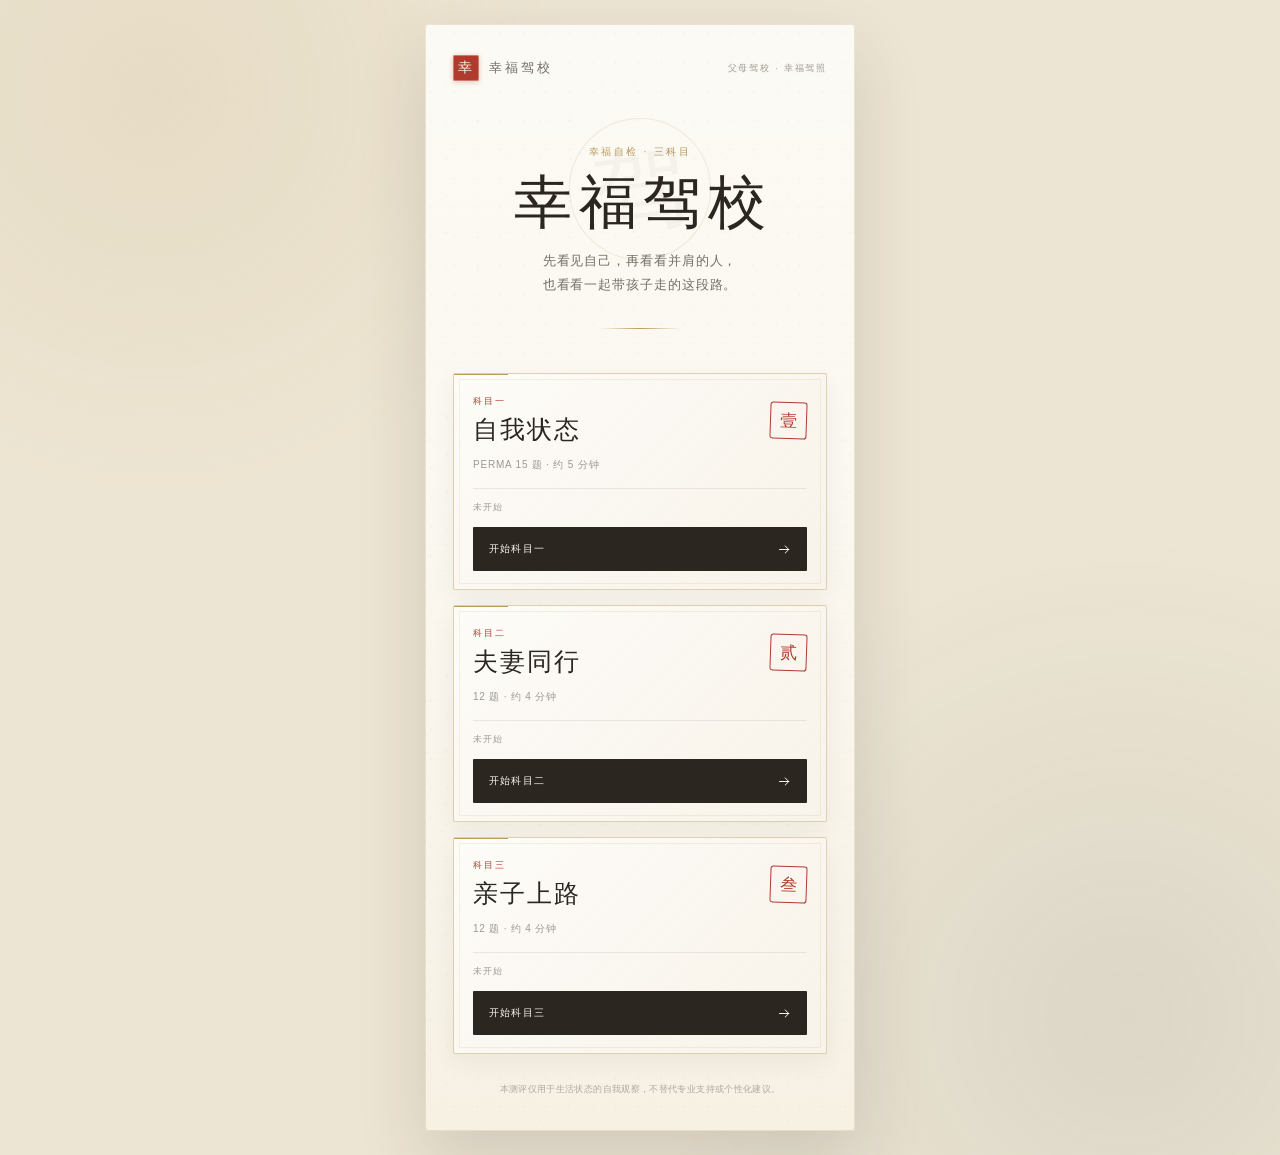
<file: index.html>
<!doctype html>
<html lang="zh-CN">
  <head>
    <meta charset="utf-8">
    <meta http-equiv="refresh" content="0; url=./variants/paper/">
    <title>幸福自检</title>
  </head>
  <body>
    <p><a href="./variants/paper/">进入幸福自检</a></p>
  </body>
</html>
</file>
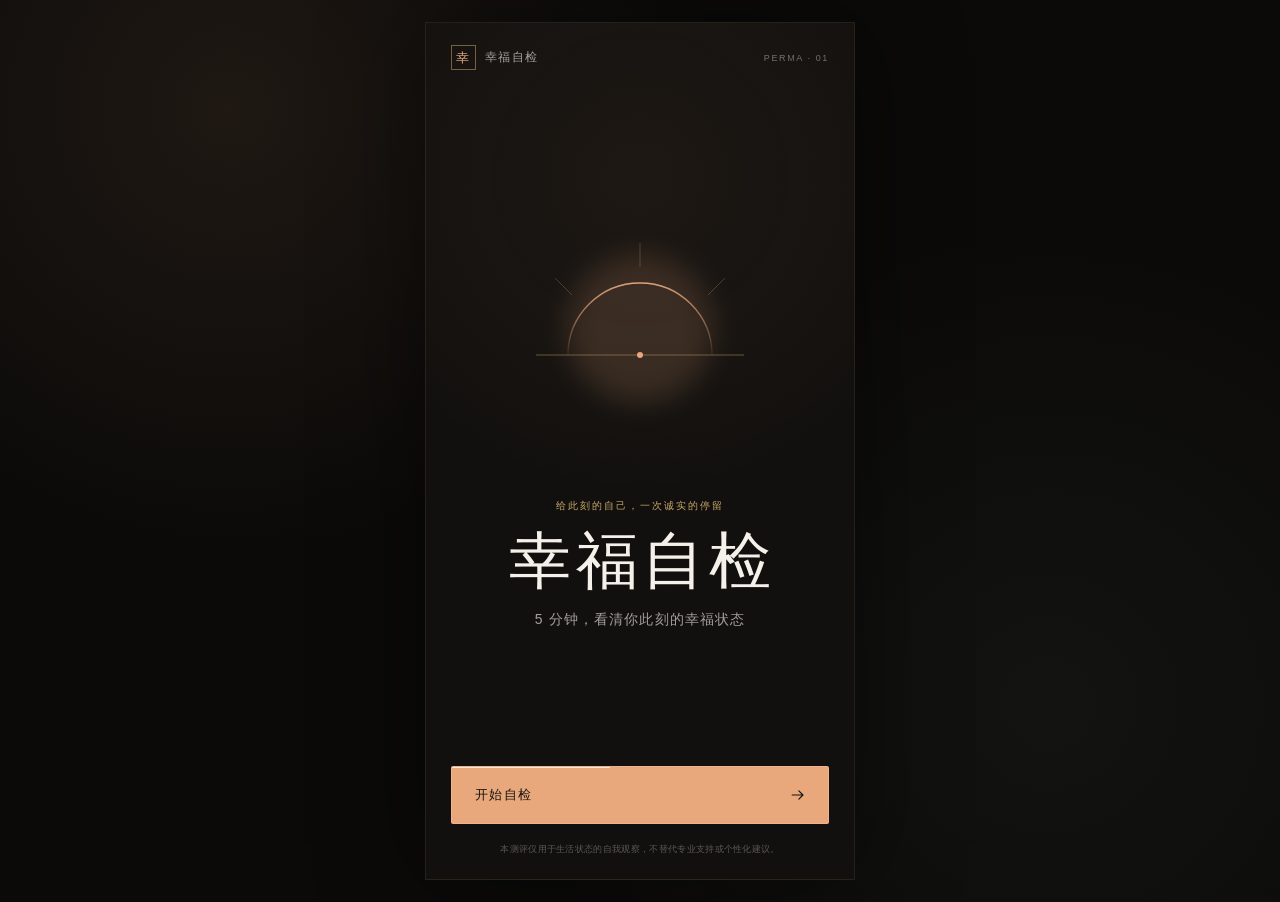
<file: demo/index.html>
<!doctype html>
<html lang="zh-CN">
  <head>
    <meta charset="utf-8">
    <meta name="viewport" content="width=device-width, initial-scale=1, viewport-fit=cover">
    <meta name="theme-color" content="#12100E">
    <meta name="color-scheme" content="dark">
    <meta name="description" content="用五分钟，看见此刻生活里的五个幸福维度。">
    <title>幸福自检</title>
    <link rel="stylesheet" href="./style.css">
    <script src="./app.js" defer></script>
  </head>
  <body data-screen="home">
    <div class="ambient ambient--sun" aria-hidden="true"></div>
    <div class="ambient ambient--mist" aria-hidden="true"></div>

    <main class="app-shell" id="app">
      <section class="screen screen--home is-active" data-screen="home" aria-labelledby="home-title">
        <header class="home-header">
          <a class="brand-lockup" href="#" aria-label="幸福自检首页" data-action="home">
            <span class="brand-seal" aria-hidden="true">幸</span>
            <span>幸福自检</span>
          </a>
          <span class="edition">PERMA · 01</span>
        </header>

        <div class="home-core">
          <div class="sun-window" aria-hidden="true">
            <svg viewBox="0 0 300 240" role="presentation">
              <defs>
                <linearGradient id="sunGlow" x1="0" y1="0" x2="0" y2="1">
                  <stop offset="0" stop-color="#E8A87C" stop-opacity="0.95"></stop>
                  <stop offset="1" stop-color="#E8A87C" stop-opacity="0.08"></stop>
                </linearGradient>
                <filter id="softGlow" x="-50%" y="-50%" width="200%" height="200%">
                  <feGaussianBlur stdDeviation="14"></feGaussianBlur>
                </filter>
              </defs>
              <circle class="sun-window__halo" cx="150" cy="116" r="74" fill="#E8A87C" opacity="0.16" filter="url(#softGlow)"></circle>
              <path class="sun-window__arc" d="M78 142a72 72 0 0 1 144 0" fill="none" stroke="url(#sunGlow)" stroke-width="1.4"></path>
              <path d="M46 142H254" fill="none" stroke="#C9A96A" stroke-opacity="0.58" stroke-width="0.8"></path>
              <circle cx="150" cy="142" r="3" fill="#E8A87C"></circle>
              <path d="M150 54V30M218 82l17-17M82 82 65 65" fill="none" stroke="#C9A96A" stroke-opacity="0.34" stroke-width="0.8"></path>
            </svg>
          </div>

          <div class="home-copy">
            <p class="eyebrow">给此刻的自己，一次诚实的停留</p>
            <h1 id="home-title" tabindex="-1">幸福自检</h1>
            <p class="home-value">5 分钟，看清你此刻的幸福状态</p>
          </div>
        </div>

        <div class="home-bottom">
          <p class="resume-note" id="resumeNote" hidden></p>
          <button class="primary-button" id="startButton" type="button">
            <span id="startButtonLabel">开始自检</span>
            <svg viewBox="0 0 24 24" aria-hidden="true">
              <path d="M5 12h13m-5-5 5 5-5 5"></path>
            </svg>
          </button>
          <button class="text-button" id="restartButton" type="button" hidden>重新开始</button>
          <p class="disclaimer">本测评仅用于生活状态的自我观察，不替代专业支持或个性化建议。</p>
        </div>
      </section>

      <section class="screen screen--quiz" data-screen="quiz" aria-labelledby="questionText" hidden>
        <header class="quiz-header">
          <button class="icon-button" id="quizBackButton" type="button" aria-label="返回上一题">
            <svg viewBox="0 0 24 24" aria-hidden="true">
              <path d="m15 18-6-6 6-6"></path>
            </svg>
          </button>
          <div class="quiz-count" aria-label="测评进度">
            <span id="questionNumber">01</span>
            <span class="quiz-count__total">/ 15</span>
          </div>
        </header>

        <div class="progress-line" aria-hidden="true">
          <span id="quizProgress"></span>
        </div>

        <div class="question-stage" id="questionStage">
          <div class="question-copy">
            <p class="eyebrow" id="questionDimension">P · 积极情绪</p>
            <h2 id="questionText" tabindex="-1">最近一周，有没有哪个瞬间让你真心笑出来？</h2>
          </div>

          <div class="scale-block">
            <div class="scale-options" id="scaleOptions" role="group" aria-labelledby="questionText"></div>
            <div class="scale-ends" aria-hidden="true">
              <span>完全没有</span>
              <span>非常频繁</span>
            </div>
            <p class="scale-hint" id="scaleHint" aria-live="polite">选择后自动进入下一题</p>
          </div>
        </div>
      </section>

      <section class="screen screen--scroll" data-screen="result" aria-labelledby="result-title" hidden>
        <header class="screen-nav">
          <button class="nav-wordmark" type="button" data-action="home" aria-label="回到首页">
            <span class="brand-seal" aria-hidden="true">幸</span>
            <span>幸福自检</span>
          </button>
          <span class="screen-nav__meta">你的报告</span>
        </header>

        <div class="result-hero">
          <p class="eyebrow">此刻的幸福指数</p>
          <div class="score-lockup" aria-label="幸福指数">
            <output id="totalScore">0</output>
            <span>/ 100</span>
          </div>
          <h1 id="result-title" tabindex="-1">先看见此刻，不急着得出结论。</h1>
          <p id="resultSummary">五个维度里，有几处最近出现得更少。先不用急着做什么，看看它们在哪里。</p>
        </div>

        <figure class="radar-figure" aria-labelledby="radar-caption">
          <div class="radar-aura" aria-hidden="true"></div>
          <svg id="radarChart" viewBox="0 0 320 320" role="img" aria-label="五维幸福状态雷达图"></svg>
          <figcaption id="radar-caption">越靠近外圈，代表这一维度最近出现得越频繁</figcaption>
        </figure>

        <section class="dimension-section" aria-labelledby="dimension-title">
          <div class="section-heading">
            <p class="eyebrow">五个方向</p>
            <h2 id="dimension-title">哪里稳住了，<br>哪里还需要照看</h2>
          </div>
          <div class="dimension-list" id="dimensionInsights"></div>
        </section>

        <div class="result-actions">
          <button class="primary-button" id="viewPlanButton" type="button">
            <span>查看 7 天微训练</span>
            <svg viewBox="0 0 24 24" aria-hidden="true">
              <path d="M5 12h13m-5-5 5 5-5 5"></path>
            </svg>
          </button>
          <button class="text-button" id="retakeButton" type="button">重新自检</button>
        </div>
      </section>

      <section class="screen screen--scroll screen--plan" data-screen="plan" aria-labelledby="plan-title" hidden>
        <header class="screen-nav">
          <button class="icon-button" id="planBackButton" type="button" aria-label="返回报告">
            <svg viewBox="0 0 24 24" aria-hidden="true">
              <path d="m15 18-6-6 6-6"></path>
            </svg>
          </button>
          <span class="screen-nav__meta">为你推荐</span>
        </header>

        <div class="plan-hero">
          <p class="eyebrow" id="planKicker">重新看见</p>
          <h1 id="plan-title" tabindex="-1"><span id="planName">心态</span><br>7 天微训练</h1>
          <p id="planDescription">七天里，每天拿出不超过五分钟，把注意力放回真正重要的地方。</p>
          <div class="plan-rule">
            <span>7 DAYS</span>
            <span>每天 ≤ 5 分钟</span>
          </div>
        </div>

        <div class="timeline" id="trainingTimeline" aria-label="七天训练计划"></div>

        <p class="plan-footnote">不用补课，也不用追赶。哪一天想起来，就从那一天继续。</p>
      </section>

      <section class="screen screen--breathe" data-screen="breathe" aria-labelledby="breathe-title" hidden>
        <header class="breathe-header">
          <span>DAY 01 · 呼吸内观</span>
          <button class="icon-button icon-button--light" id="closeBreatheButton" type="button" aria-label="退出练习">
            <svg viewBox="0 0 24 24" aria-hidden="true">
              <path d="M6 6l12 12M18 6 6 18"></path>
            </svg>
          </button>
        </header>

        <div class="breathe-copy">
          <p class="eyebrow">把这一分钟还给自己</p>
          <h1 id="breathe-title" tabindex="-1">肩膀松一点，<br>不必把呼吸做对。</h1>
        </div>

        <div class="breath-orbit" id="breathOrbit" aria-live="polite">
          <span class="breath-orbit__ring breath-orbit__ring--outer" aria-hidden="true"></span>
          <span class="breath-orbit__ring breath-orbit__ring--inner" aria-hidden="true"></span>
          <span class="breath-orbit__core" aria-hidden="true"></span>
          <strong id="breathPhase">准备</strong>
        </div>

        <div class="breath-controls">
          <time id="breathCountdown" datetime="PT1M">01:00</time>
          <p id="breathPattern">吸气 4 秒 · 屏息 2 秒 · 呼气 6 秒</p>
          <button class="primary-button primary-button--quiet" id="startBreathButton" type="button">
            <span>开始 60 秒</span>
            <svg viewBox="0 0 24 24" aria-hidden="true">
              <path d="m9 7 7 5-7 5Z"></path>
            </svg>
          </button>
        </div>
      </section>

      <section class="screen screen--complete" data-screen="complete" aria-labelledby="complete-title" hidden>
        <div class="complete-mark" aria-hidden="true">
          <svg viewBox="0 0 180 180">
            <circle cx="90" cy="90" r="64"></circle>
            <path d="M42 104c14-20 30-30 48-30s34 10 48 30"></path>
            <path d="M90 48v18"></path>
          </svg>
        </div>
        <div class="complete-copy">
          <p class="eyebrow">DAY 01 · 已记下</p>
          <h1 id="complete-title" tabindex="-1">今天的练习完成了。</h1>
          <p>明天见。</p>
        </div>
        <div class="complete-bottom">
          <p>不必一次走很远。<br>能回来这一分钟，就已经很好。</p>
          <button class="line-button" id="backToPlanButton" type="button">回到七天计划</button>
        </div>
      </section>

      <noscript>
        <p class="noscript">请启用浏览器脚本后再开始自检。</p>
      </noscript>
    </main>
  </body>
</html>
</file>
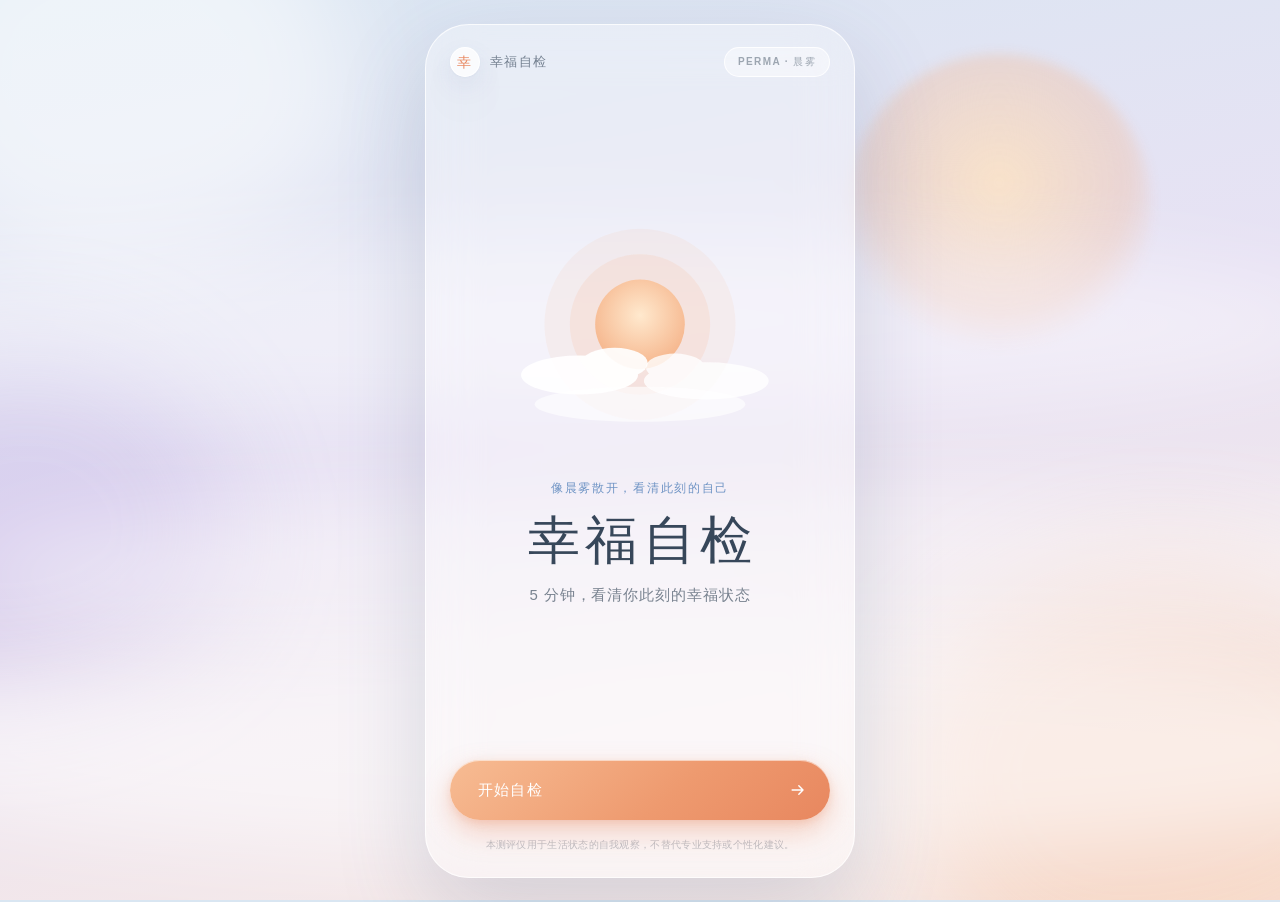
<file: variants/mist/index.html>
<!doctype html>
<html lang="zh-CN">
  <head>
    <meta charset="utf-8">
    <meta name="viewport" content="width=device-width, initial-scale=1, viewport-fit=cover">
    <meta name="theme-color" content="#D9E6F2">
    <meta name="color-scheme" content="light">
    <meta name="description" content="用五分钟，看见此刻生活里的五个幸福维度。">
    <title>幸福自检 · 晨雾</title>
    <link rel="stylesheet" href="./style.css">
    <script src="./app.js" defer></script>
  </head>
  <body data-screen="home">
    <div class="sky" aria-hidden="true">
      <div class="sky__sun"></div>
      <div class="sky__blob sky__blob--a"></div>
      <div class="sky__blob sky__blob--b"></div>
      <div class="sky__blob sky__blob--c"></div>
      <div class="sky__mist sky__mist--one"></div>
      <div class="sky__mist sky__mist--two"></div>
      <div class="sky__mist sky__mist--three"></div>
    </div>

    <svg class="svg-defs" aria-hidden="true" focusable="false">
      <defs>
        <linearGradient id="mistRadarStroke" x1="0" y1="0" x2="1" y2="1">
          <stop offset="0" stop-color="#8FB2DC"></stop>
          <stop offset="0.52" stop-color="#B7A3DE"></stop>
          <stop offset="1" stop-color="#F2A17E"></stop>
        </linearGradient>
        <radialGradient id="mistSunFill" cx="0.5" cy="0.4" r="0.62">
          <stop offset="0" stop-color="#FFE9CE"></stop>
          <stop offset="1" stop-color="#F5B389"></stop>
        </radialGradient>
      </defs>
    </svg>

    <main class="app-shell" id="app">
      <section class="screen screen--home is-active" data-screen="home" aria-labelledby="home-title">
        <header class="home-header">
          <a class="brand-lockup" href="#" aria-label="幸福自检首页" data-action="home">
            <span class="brand-seal" aria-hidden="true">幸</span>
            <span>幸福自检</span>
          </a>
          <span class="edition">PERMA · 晨雾</span>
        </header>

        <div class="home-core">
          <div class="home-scene" aria-hidden="true">
            <svg viewBox="0 0 320 232" role="presentation">
              <circle class="scene-halo scene-halo--far" cx="160" cy="106" r="98" fill="#F5B389" opacity="0.10"></circle>
              <circle class="scene-halo" cx="160" cy="106" r="72" fill="#F5B389" opacity="0.16"></circle>
              <circle class="scene-sun" cx="160" cy="106" r="46" fill="url(#mistSunFill)"></circle>
              <g class="scene-cloud scene-cloud--left" fill="#FFFFFF" opacity="0.92">
                <ellipse cx="98" cy="158" rx="60" ry="20"></ellipse>
                <ellipse cx="134" cy="146" rx="34" ry="16"></ellipse>
              </g>
              <g class="scene-cloud scene-cloud--right" fill="#FFFFFF" opacity="0.8">
                <ellipse cx="228" cy="164" rx="64" ry="19"></ellipse>
                <ellipse cx="196" cy="150" rx="30" ry="14"></ellipse>
              </g>
              <g class="scene-cloud scene-cloud--front" fill="#FFFFFF" opacity="0.6">
                <ellipse cx="160" cy="188" rx="108" ry="18"></ellipse>
              </g>
            </svg>
          </div>

          <div class="home-copy">
            <p class="eyebrow">像晨雾散开，看清此刻的自己</p>
            <h1 id="home-title" tabindex="-1">幸福自检</h1>
            <p class="home-value">5 分钟，看清你此刻的幸福状态</p>
          </div>
        </div>

        <div class="home-bottom">
          <p class="resume-note" id="resumeNote" hidden></p>
          <button class="primary-button" id="startButton" type="button">
            <span id="startButtonLabel">开始自检</span>
            <svg viewBox="0 0 24 24" aria-hidden="true">
              <path d="M5 12h13m-5-5 5 5-5 5"></path>
            </svg>
          </button>
          <button class="text-button" id="restartButton" type="button" hidden>重新开始</button>
          <p class="disclaimer">本测评仅用于生活状态的自我观察，不替代专业支持或个性化建议。</p>
        </div>
      </section>

      <section class="screen screen--quiz" data-screen="quiz" aria-labelledby="questionText" hidden>
        <header class="quiz-header">
          <button class="icon-button" id="quizBackButton" type="button" aria-label="返回上一题">
            <svg viewBox="0 0 24 24" aria-hidden="true">
              <path d="m15 18-6-6 6-6"></path>
            </svg>
          </button>
          <div class="quiz-count" aria-label="测评进度">
            <span id="questionNumber">01</span>
            <span class="quiz-count__total">/ 15</span>
          </div>
        </header>

        <div class="progress-line" aria-hidden="true">
          <span id="quizProgress"></span>
        </div>

        <div class="question-stage" id="questionStage">
          <div class="question-copy">
            <p class="eyebrow" id="questionDimension">P · 积极情绪</p>
            <h2 id="questionText" tabindex="-1">最近一周，有没有哪个瞬间让你真心笑出来？</h2>
          </div>

          <div class="scale-block">
            <div class="scale-options" id="scaleOptions" role="group" aria-labelledby="questionText"></div>
            <div class="scale-ends" aria-hidden="true">
              <span>完全没有</span>
              <span>非常频繁</span>
            </div>
            <p class="scale-hint" id="scaleHint" aria-live="polite">选择后自动进入下一题</p>
          </div>
        </div>
      </section>

      <section class="screen screen--scroll screen--result" data-screen="result" aria-labelledby="result-title" hidden>
        <header class="screen-nav">
          <button class="nav-wordmark" type="button" data-action="home" aria-label="回到首页">
            <span class="brand-seal" aria-hidden="true">幸</span>
            <span>幸福自检</span>
          </button>
          <span class="screen-nav__meta">你的报告</span>
        </header>

        <div class="result-hero">
          <p class="eyebrow">此刻的幸福指数</p>
          <div class="score-lockup" aria-label="幸福指数">
            <output id="totalScore">0</output>
            <span>/ 100</span>
          </div>
          <h1 id="result-title" tabindex="-1">先看见此刻，不急着得出结论。</h1>
          <p id="resultSummary">五个维度里，有几处最近出现得更少。先不用急着做什么，看看它们在哪里。</p>
        </div>

        <figure class="radar-figure" aria-labelledby="radar-caption">
          <div class="radar-aura" aria-hidden="true"></div>
          <svg id="radarChart" viewBox="0 0 320 320" role="img" aria-label="五维幸福状态雷达图"></svg>
          <figcaption id="radar-caption">越靠近外圈，代表这一维度最近出现得越频繁</figcaption>
        </figure>

        <section class="dimension-section" aria-labelledby="dimension-title">
          <div class="section-heading">
            <p class="eyebrow">五个方向</p>
            <h2 id="dimension-title">哪里稳住了，<br>哪里还需要照看</h2>
          </div>
          <div class="dimension-list" id="dimensionInsights"></div>
        </section>

        <div class="result-actions">
          <button class="primary-button" id="viewPlanButton" type="button">
            <span>查看 7 天微训练</span>
            <svg viewBox="0 0 24 24" aria-hidden="true">
              <path d="M5 12h13m-5-5 5 5-5 5"></path>
            </svg>
          </button>
          <button class="text-button" id="retakeButton" type="button">重新自检</button>
        </div>
      </section>

      <section class="screen screen--scroll screen--plan" data-screen="plan" aria-labelledby="plan-title" hidden>
        <header class="screen-nav">
          <button class="icon-button" id="planBackButton" type="button" aria-label="返回报告">
            <svg viewBox="0 0 24 24" aria-hidden="true">
              <path d="m15 18-6-6 6-6"></path>
            </svg>
          </button>
          <span class="screen-nav__meta">为你推荐</span>
        </header>

        <div class="plan-hero">
          <p class="eyebrow" id="planKicker">重新看见</p>
          <h1 id="plan-title" tabindex="-1"><span id="planName">心态</span><br>7 天微训练</h1>
          <p id="planDescription">七天里，每天拿出不超过五分钟，把注意力放回真正重要的地方。</p>
          <div class="plan-rule">
            <span>7 DAYS</span>
            <span>每天 ≤ 5 分钟</span>
          </div>
        </div>

        <div class="timeline" id="trainingTimeline" aria-label="七天训练计划"></div>

        <p class="plan-footnote">不用补课，也不用追赶。哪一天想起来，就从那一天继续。</p>
      </section>

      <section class="screen screen--breathe" data-screen="breathe" aria-labelledby="breathe-title" hidden>
        <header class="breathe-header">
          <span>DAY 01 · 呼吸内观</span>
          <button class="icon-button" id="closeBreatheButton" type="button" aria-label="退出练习">
            <svg viewBox="0 0 24 24" aria-hidden="true">
              <path d="M6 6l12 12M18 6 6 18"></path>
            </svg>
          </button>
        </header>

        <div class="breathe-copy">
          <p class="eyebrow">让呼吸慢下来，像晨光起落</p>
          <h1 id="breathe-title" tabindex="-1">肩膀松一点，<br>不必把呼吸做对。</h1>
        </div>

        <div class="breath-orbit" id="breathOrbit" aria-live="polite">
          <span class="breath-orbit__ring breath-orbit__ring--outer" aria-hidden="true"></span>
          <span class="breath-orbit__ring breath-orbit__ring--inner" aria-hidden="true"></span>
          <span class="breath-orbit__core" aria-hidden="true"></span>
          <strong id="breathPhase">准备</strong>
        </div>

        <div class="breath-controls">
          <time id="breathCountdown" datetime="PT1M">01:00</time>
          <p id="breathPattern">吸气 4 秒 · 屏息 2 秒 · 呼气 6 秒</p>
          <button class="primary-button primary-button--quiet" id="startBreathButton" type="button">
            <span>开始 60 秒</span>
            <svg viewBox="0 0 24 24" aria-hidden="true">
              <path d="m9 7 7 5-7 5Z"></path>
            </svg>
          </button>
        </div>
      </section>

      <section class="screen screen--complete" data-screen="complete" aria-labelledby="complete-title" hidden>
        <div class="complete-mark" aria-hidden="true">
          <svg viewBox="0 0 180 180" fill="none">
            <circle class="mark-sun" cx="90" cy="78" r="30" pathLength="1"></circle>
            <path class="mark-ray" d="M90 32v-12M128 44l9-9M52 44l-9-9" pathLength="1"></path>
            <path class="mark-cloud" d="M30 126c14-18 33-27 54-27 4 0 8 0 12 1 14-16 38-17 52 0 4 5 6 10 7 16" pathLength="1"></path>
          </svg>
        </div>
        <div class="complete-copy">
          <p class="eyebrow">DAY 01 · 已记下</p>
          <h1 id="complete-title" tabindex="-1">今天的练习完成了。</h1>
          <p>明天见。</p>
        </div>
        <div class="complete-bottom">
          <p>不必一次走很远。<br>能回来这一分钟，就已经很好。</p>
          <button class="line-button" id="backToPlanButton" type="button">回到七天计划</button>
        </div>
      </section>

      <noscript>
        <p class="noscript">请启用浏览器脚本后再开始自检。</p>
      </noscript>
    </main>
  </body>
</html>
</file>
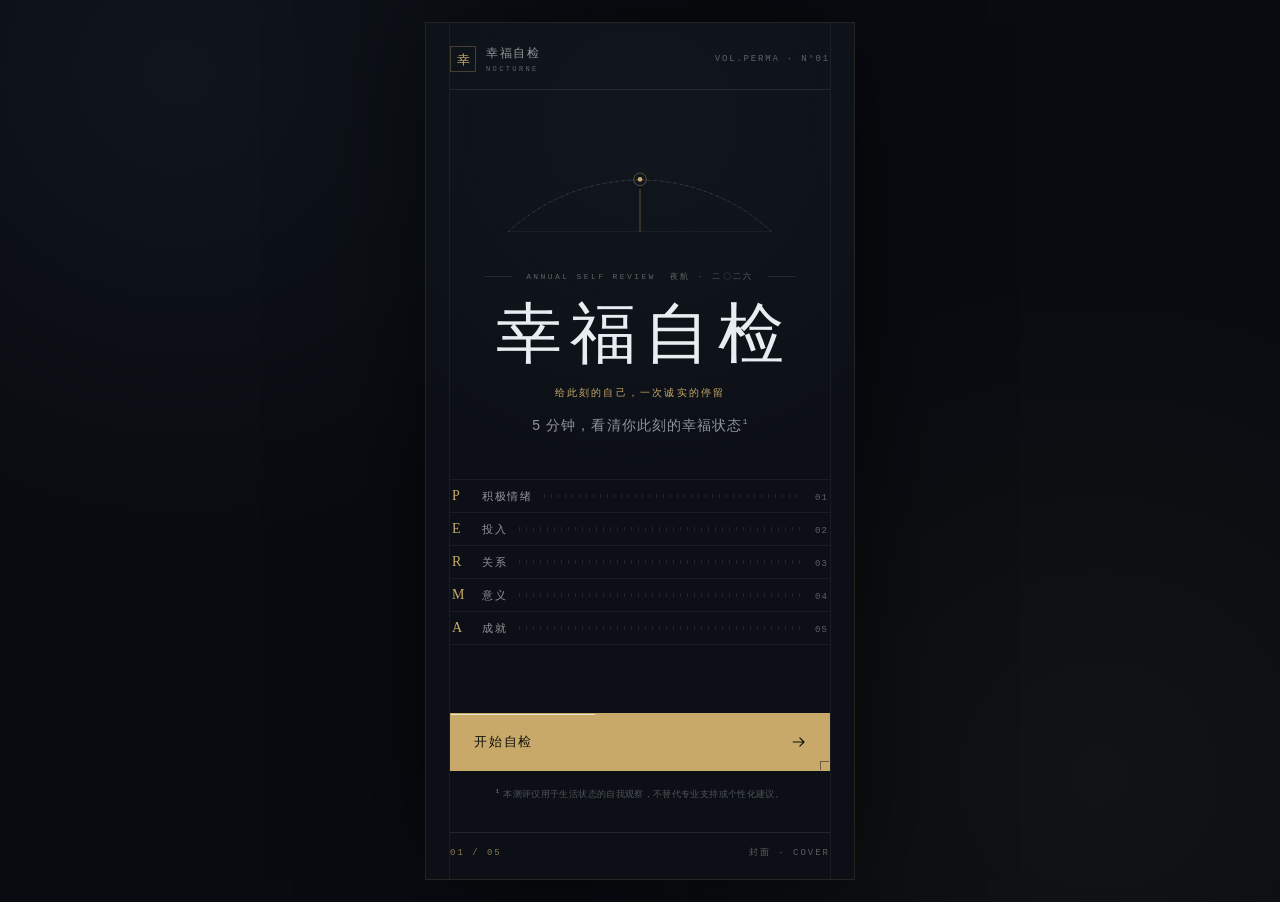
<file: variants/nocturne/index.html>
<!doctype html>
<html lang="zh-CN">
  <head>
    <meta charset="utf-8">
    <meta name="viewport" content="width=device-width, initial-scale=1, viewport-fit=cover">
    <meta name="theme-color" content="#0C1016">
    <meta name="color-scheme" content="dark">
    <meta name="description" content="用五分钟，看见此刻生活里的五个幸福维度。夜航版。">
    <title>幸福自检 · 夜航</title>
    <link rel="stylesheet" href="./style.css">
    <script src="./app.js" defer></script>
  </head>
  <body data-screen="home">
    <div class="ambient ambient--north" aria-hidden="true"></div>
    <div class="ambient ambient--south" aria-hidden="true"></div>

    <main class="app-shell" id="app">
      <!-- 01 / 05 · 封面 -->
      <section class="screen screen--home is-active" data-screen="home" aria-labelledby="home-title">
        <header class="masthead">
          <a class="brand-lockup" href="#" aria-label="幸福自检首页" data-action="home">
            <span class="brand-seal" aria-hidden="true">幸</span>
            <span class="brand-word">幸福自检<i>NOCTURNE</i></span>
          </a>
          <span class="masthead-issue">VOL.PERMA · N°01</span>
        </header>

        <div class="home-core">
          <svg class="cover-instrument" viewBox="0 0 320 84" aria-hidden="true">
            <path d="M24 76 A 200 200 0 0 1 296 76" fill="none" stroke="rgba(127,163,199,0.42)" stroke-width="1" stroke-dasharray="1 5.6"></path>
            <path d="M24 76 A 200 200 0 0 1 296 76" fill="none" stroke="rgba(233,237,242,0.12)" stroke-width="0.6"></path>
            <path d="M160 32 V 76" stroke="rgba(200,169,106,0.42)" stroke-width="1"></path>
            <circle cx="160" cy="22" r="6.5" fill="none" stroke="rgba(200,169,106,0.4)"></circle>
            <circle class="cover-instrument__dot" cx="160" cy="22" r="2.4" fill="#C8A96A"></circle>
            <path d="M24 76 H 296" stroke="rgba(233,237,242,0.1)" stroke-width="0.6"></path>
          </svg>

          <div class="home-copy">
            <p class="folio-kicker"><span>ANNUAL SELF REVIEW</span><span>夜航 · 二〇二六</span></p>
            <h1 id="home-title" tabindex="-1">幸福自检</h1>
            <p class="eyebrow">给此刻的自己，一次诚实的停留</p>
            <p class="home-value">5 分钟，看清你此刻的幸福状态<sup>1</sup></p>
          </div>

          <ol class="contents-index" aria-label="五个维度目录">
            <li><span class="ci-code">P</span><span class="ci-name">积极情绪</span><span class="ci-rule" aria-hidden="true"></span><span class="ci-no">01</span></li>
            <li><span class="ci-code">E</span><span class="ci-name">投入</span><span class="ci-rule" aria-hidden="true"></span><span class="ci-no">02</span></li>
            <li><span class="ci-code">R</span><span class="ci-name">关系</span><span class="ci-rule" aria-hidden="true"></span><span class="ci-no">03</span></li>
            <li><span class="ci-code">M</span><span class="ci-name">意义</span><span class="ci-rule" aria-hidden="true"></span><span class="ci-no">04</span></li>
            <li><span class="ci-code">A</span><span class="ci-name">成就</span><span class="ci-rule" aria-hidden="true"></span><span class="ci-no">05</span></li>
          </ol>
        </div>

        <div class="home-bottom">
          <p class="resume-note" id="resumeNote" hidden></p>
          <button class="primary-button" id="startButton" type="button">
            <span id="startButtonLabel">开始自检</span>
            <svg viewBox="0 0 24 24" aria-hidden="true">
              <path d="M5 12h13m-5-5 5 5-5 5"></path>
            </svg>
          </button>
          <button class="text-button" id="restartButton" type="button" hidden>重新开始</button>
          <p class="disclaimer"><sup>1</sup>本测评仅用于生活状态的自我观察，不替代专业支持或个性化建议。</p>
        </div>

        <footer class="folio" aria-hidden="true">
          <span>01 / 05</span>
          <span>封面 · COVER</span>
        </footer>
      </section>

      <!-- 02 / 05 · 测评 -->
      <section class="screen screen--quiz" data-screen="quiz" aria-labelledby="questionText" hidden>
        <header class="quiz-header">
          <button class="icon-button" id="quizBackButton" type="button" aria-label="返回上一题">
            <svg viewBox="0 0 24 24" aria-hidden="true">
              <path d="m15 18-6-6 6-6"></path>
            </svg>
          </button>
          <div class="quiz-count" aria-label="测评进度">
            <span id="questionNumber">01</span>
            <span class="quiz-count__total">/ 15</span>
          </div>
        </header>

        <div class="progress-line" aria-hidden="true">
          <span id="quizProgress"></span>
        </div>

        <div class="question-stage" id="questionStage">
          <div class="question-copy">
            <p class="eyebrow eyebrow--chapter" id="questionDimension">P · 积极情绪</p>
            <h2 id="questionText" tabindex="-1">最近一周，有没有哪个瞬间让你真心笑出来？</h2>
          </div>

          <div class="scale-block">
            <div class="scale-options" id="scaleOptions" role="group" aria-labelledby="questionText"></div>
            <div class="scale-ends" aria-hidden="true">
              <span>完全没有</span>
              <span>非常频繁</span>
            </div>
            <p class="scale-hint" id="scaleHint" aria-live="polite">选择后自动进入下一题</p>
          </div>
        </div>
      </section>

      <!-- 03 / 05 · 报告 -->
      <section class="screen screen--scroll screen--result" data-screen="result" aria-labelledby="result-title" hidden>
        <header class="screen-nav">
          <button class="nav-wordmark" type="button" data-action="home" aria-label="回到首页">
            <span class="brand-seal" aria-hidden="true">幸</span>
            <span class="brand-word">幸福自检<i>NOCTURNE</i></span>
          </button>
          <span class="screen-nav__meta">03 · 你的报告</span>
        </header>

        <div class="result-hero">
          <p class="eyebrow">此刻的幸福指数<sup>INDEX</sup></p>
          <div class="score-lockup" aria-label="幸福指数">
            <output id="totalScore">0</output>
            <span class="score-denominator">/ 100</span>
          </div>
          <div class="score-rule" aria-hidden="true"></div>
          <h1 id="result-title" tabindex="-1">先看见此刻，不急着得出结论。</h1>
          <p id="resultSummary">五个维度里，有几处最近出现得更少。先不用急着做什么，看看它们在哪里。</p>
        </div>

        <figure class="radar-figure" aria-labelledby="radar-caption">
          <div class="radar-frame" aria-hidden="true">
            <span></span><span></span><span></span><span></span>
          </div>
          <svg id="radarChart" viewBox="0 0 320 320" role="img" aria-label="五维幸福状态雷达图"></svg>
          <figcaption id="radar-caption"><span class="fig-no" aria-hidden="true">FIG. 01</span>越靠近外圈，代表这一维度最近出现得越频繁</figcaption>
        </figure>

        <section class="dimension-section" aria-labelledby="dimension-title">
          <div class="section-heading">
            <p class="eyebrow">五个方向 · LEDGER</p>
            <h2 id="dimension-title">哪里稳住了，<br>哪里还需要照看</h2>
          </div>
          <div class="dimension-list" id="dimensionInsights"></div>
        </section>

        <div class="result-actions">
          <button class="primary-button" id="viewPlanButton" type="button">
            <span>查看 7 天微训练</span>
            <svg viewBox="0 0 24 24" aria-hidden="true">
              <path d="M5 12h13m-5-5 5 5-5 5"></path>
            </svg>
          </button>
          <button class="text-button" id="retakeButton" type="button">重新自检</button>
        </div>

        <footer class="folio" aria-hidden="true">
          <span>03 / 05</span>
          <span>报告 · REPORT</span>
        </footer>
      </section>

      <!-- 04 / 05 · 训练 -->
      <section class="screen screen--scroll screen--plan" data-screen="plan" aria-labelledby="plan-title" hidden>
        <header class="screen-nav">
          <button class="icon-button" id="planBackButton" type="button" aria-label="返回报告">
            <svg viewBox="0 0 24 24" aria-hidden="true">
              <path d="m15 18-6-6 6-6"></path>
            </svg>
          </button>
          <span class="screen-nav__meta">04 · 为你推荐</span>
        </header>

        <div class="plan-hero">
          <p class="eyebrow" id="planKicker">重新看见</p>
          <h1 id="plan-title" tabindex="-1"><span id="planName">心态</span><br>7 天微训练</h1>
          <p id="planDescription">七天里，每天拿出不超过五分钟，把注意力放回真正重要的地方。</p>
          <div class="plan-rule">
            <span>7 DAYS</span>
            <span>每天 ≤ 5 分钟</span>
          </div>
        </div>

        <div class="timeline" id="trainingTimeline" aria-label="七天训练计划"></div>

        <p class="plan-footnote">不用补课，也不用追赶。哪一天想起来，就从那一天继续。</p>

        <footer class="folio" aria-hidden="true">
          <span>04 / 05</span>
          <span>训练 · TRAINING</span>
        </footer>
      </section>

      <!-- 05 / 05 · 练习 -->
      <section class="screen screen--breathe" data-screen="breathe" aria-labelledby="breathe-title" hidden>
        <header class="breathe-header">
          <span>DAY 01 · 呼吸内观</span>
          <button class="icon-button icon-button--light" id="closeBreatheButton" type="button" aria-label="退出练习">
            <svg viewBox="0 0 24 24" aria-hidden="true">
              <path d="M6 6l12 12M18 6 6 18"></path>
            </svg>
          </button>
        </header>

        <div class="breathe-copy">
          <p class="eyebrow">把这一分钟还给自己</p>
          <h1 id="breathe-title" tabindex="-1">肩膀松一点，<br>不必把呼吸做对。</h1>
        </div>

        <div class="breath-orbit" id="breathOrbit" aria-live="polite">
          <span class="breath-orbit__dial" aria-hidden="true"></span>
          <span class="breath-orbit__hand" aria-hidden="true"></span>
          <span class="breath-orbit__ring breath-orbit__ring--outer" aria-hidden="true"></span>
          <span class="breath-orbit__ring breath-orbit__ring--inner" aria-hidden="true"></span>
          <span class="breath-orbit__core" aria-hidden="true"></span>
          <strong id="breathPhase">准备</strong>
        </div>

        <div class="breath-controls">
          <time id="breathCountdown" datetime="PT1M">01:00</time>
          <p id="breathPattern">吸气 4 秒 · 屏息 2 秒 · 呼气 6 秒</p>
          <button class="primary-button primary-button--quiet" id="startBreathButton" type="button">
            <span>开始 60 秒</span>
            <svg viewBox="0 0 24 24" aria-hidden="true">
              <path d="m9 7 7 5-7 5Z"></path>
            </svg>
          </button>
        </div>
      </section>

      <!-- 完成 · COLOPHON -->
      <section class="screen screen--complete" data-screen="complete" aria-labelledby="complete-title" hidden>
        <div class="complete-mark" aria-hidden="true">
          <svg viewBox="0 0 180 180">
            <circle class="complete-mark__ticks" cx="90" cy="90" r="72"></circle>
            <circle class="complete-mark__ring" cx="90" cy="90" r="57" pathLength="1"></circle>
            <path class="complete-mark__check" d="M64 92l17 17 35-40" pathLength="1"></path>
          </svg>
        </div>
        <div class="complete-copy">
          <p class="eyebrow">DAY 01 · 已记下</p>
          <h1 id="complete-title" tabindex="-1">今天的练习完成了。</h1>
          <p>明天见。</p>
        </div>
        <div class="complete-bottom">
          <p>不必一次走很远。<br>能回来这一分钟，就已经很好。</p>
          <button class="line-button" id="backToPlanButton" type="button">回到七天计划</button>
        </div>
        <footer class="folio" aria-hidden="true">
          <span>05 / 05</span>
          <span>完成 · COLOPHON</span>
        </footer>
      </section>

      <noscript>
        <p class="noscript">请启用浏览器脚本后再开始自检。</p>
      </noscript>
    </main>
  </body>
</html>
</file>
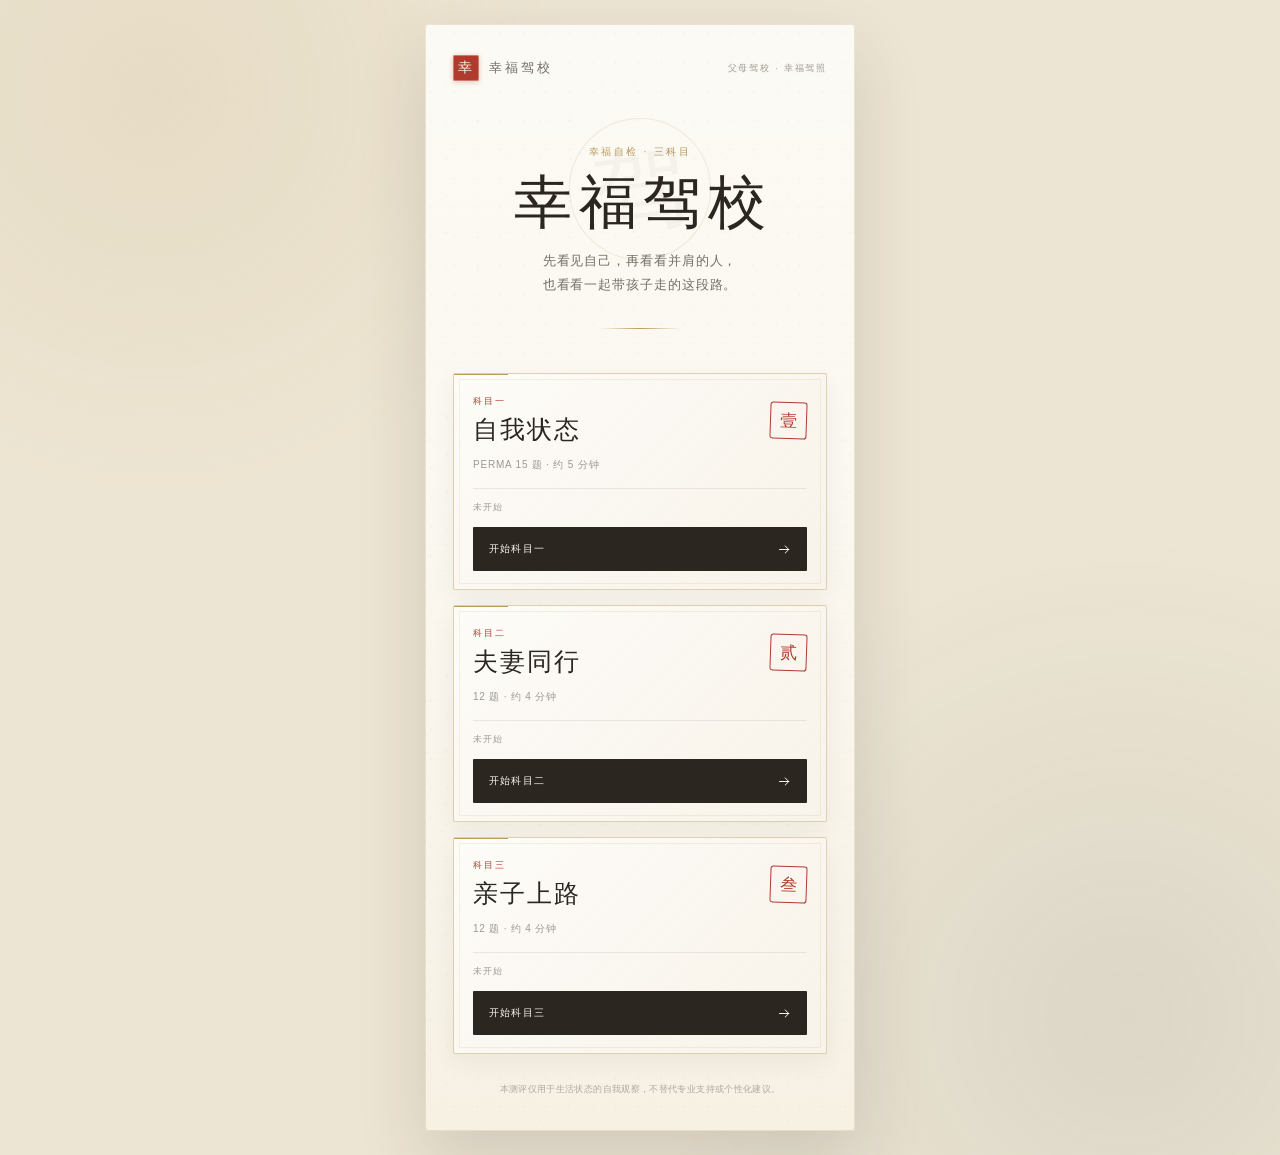
<file: variants/paper/index.html>
<!doctype html>
<html lang="zh-CN">
  <head>
    <meta charset="utf-8">
    <meta name="viewport" content="width=device-width, initial-scale=1, viewport-fit=cover">
    <meta name="theme-color" content="#FBF8F1">
    <meta name="color-scheme" content="light">
    <meta name="description" content="幸福驾校：从自我状态、夫妻同行到亲子上路，完成三科幸福自检。">
    <title>幸福驾校 · 幸福自检</title>
    <link rel="icon" href="data:image/svg+xml,%3Csvg xmlns='http://www.w3.org/2000/svg' viewBox='0 0 64 64'%3E%3Crect width='64' height='64' rx='10' fill='%23B03A2E'/%3E%3Ctext x='32' y='45' font-size='38' text-anchor='middle' fill='%23FBF8F1' font-family='Songti SC, serif'%3E幸%3C/text%3E%3C/svg%3E">
    <link rel="stylesheet" href="./style.css">
    <script src="./subjects.js" defer></script>
    <script src="./app.js" defer></script>
  </head>
  <body data-screen="home">
    <svg class="svg-defs" width="0" height="0" aria-hidden="true" focusable="false">
      <defs>
        <radialGradient id="inkWash" cx="50%" cy="42%" r="72%">
          <stop offset="0%" stop-color="#2B2620" stop-opacity="0.34"></stop>
          <stop offset="55%" stop-color="#2B2620" stop-opacity="0.17"></stop>
          <stop offset="100%" stop-color="#41585A" stop-opacity="0.05"></stop>
        </radialGradient>
      </defs>
    </svg>

    <div class="ambient ambient--ink" aria-hidden="true"></div>
    <div class="ambient ambient--gilt" aria-hidden="true"></div>

    <main class="app-shell" id="app">
      <!-- 驾校堂前 · 科目选择 -->
      <section class="screen screen--home screen--scroll is-active" data-screen="home" aria-labelledby="home-title">
        <header class="home-header">
          <div class="brand-lockup" aria-label="幸福驾校">
            <span class="brand-seal" aria-hidden="true">幸</span>
            <span>幸福驾校</span>
          </div>
          <span class="edition">父母驾校 · 幸福驾照</span>
        </header>

        <div class="driving-home-hero">
          <div class="driving-home-hero__mark" aria-hidden="true">
            <span>驾</span>
          </div>
          <p class="eyebrow">幸福自检 · 三科目</p>
          <h1 id="home-title" tabindex="-1">幸福驾校</h1>
          <p>先看见自己，再看看并肩的人，<br>也看看一起带孩子走的这段路。</p>
        </div>

        <div class="subject-list" aria-label="请选择测评科目">
          <article class="subject-card" id="s1SubjectCard" data-subject-card="s1">
            <header class="subject-card__header">
              <div>
                <p>科目一</p>
                <h2>自我状态</h2>
              </div>
              <span class="subject-seal" aria-hidden="true">壹</span>
            </header>
            <p class="subject-card__meta">PERMA 15 题 · 约 5 分钟</p>
            <div class="subject-card__status">
              <span class="status-badge" id="s1Status">未开始</span>
              <strong id="s1Score" hidden></strong>
            </div>
            <div class="subject-card__actions">
              <button class="subject-action subject-action--primary" type="button" data-subject="s1" data-subject-action="primary">
                <span id="s1ActionLabel">开始科目一</span>
                <svg viewBox="0 0 24 24" aria-hidden="true"><path d="M5 12h13m-5-5 5 5-5 5"></path></svg>
              </button>
              <button class="subject-action subject-action--secondary" type="button" data-subject="s1" data-subject-action="retake" hidden>重测</button>
            </div>
          </article>

          <article class="subject-card" id="s2SubjectCard" data-subject-card="s2">
            <header class="subject-card__header">
              <div>
                <p>科目二</p>
                <h2>夫妻同行</h2>
              </div>
              <span class="subject-seal" aria-hidden="true">贰</span>
            </header>
            <p class="subject-card__meta">12 题 · 约 4 分钟</p>
            <div class="subject-card__status">
              <span class="status-badge" id="s2Status">未开始</span>
              <strong id="s2Score" hidden></strong>
            </div>
            <div class="subject-card__actions">
              <button class="subject-action subject-action--primary" type="button" data-subject="s2" data-subject-action="primary">
                <span id="s2ActionLabel">开始科目二</span>
                <svg viewBox="0 0 24 24" aria-hidden="true"><path d="M5 12h13m-5-5 5 5-5 5"></path></svg>
              </button>
              <button class="subject-action subject-action--secondary" type="button" data-subject="s2" data-subject-action="retake" hidden>重测</button>
            </div>
          </article>

          <article class="subject-card" id="s3SubjectCard" data-subject-card="s3">
            <header class="subject-card__header">
              <div>
                <p>科目三</p>
                <h2>亲子上路</h2>
              </div>
              <span class="subject-seal" aria-hidden="true">叁</span>
            </header>
            <p class="subject-card__meta">12 题 · 约 4 分钟</p>
            <div class="subject-card__status">
              <span class="status-badge" id="s3Status">未开始</span>
              <strong id="s3Score" hidden></strong>
            </div>
            <div class="subject-card__actions">
              <button class="subject-action subject-action--primary" type="button" data-subject="s3" data-subject-action="primary">
                <span id="s3ActionLabel">开始科目三</span>
                <svg viewBox="0 0 24 24" aria-hidden="true"><path d="M5 12h13m-5-5 5 5-5 5"></path></svg>
              </button>
              <button class="subject-action subject-action--secondary" type="button" data-subject="s3" data-subject-action="retake" hidden>重测</button>
            </div>
          </article>
        </div>

        <section class="license-entry" id="licenseEntry" aria-labelledby="license-entry-title" hidden>
          <span class="license-entry__seal" aria-hidden="true">领</span>
          <div>
            <p class="eyebrow">两科已完成</p>
            <h2 id="license-entry-title">领取幸福驾照</h2>
            <p>把夫妻同行与亲子上路，合成一张值得留存的家庭驾驶证。</p>
          </div>
          <button class="cinnabar-button" id="licenseButton" type="button">现在领证</button>
        </section>

        <p class="disclaimer driving-disclaimer">本测评仅用于生活状态的自我观察，不替代专业支持或个性化建议。</p>
      </section>

      <!-- 科目一 · 问 -->
      <section class="screen screen--quiz" data-screen="quiz" aria-labelledby="questionText" hidden>
        <header class="quiz-header">
          <button class="icon-button" id="quizBackButton" type="button" aria-label="返回上一题">
            <svg viewBox="0 0 24 24" aria-hidden="true"><path d="m15 18-6-6 6-6"></path></svg>
          </button>
          <span class="quiz-subject">科目一 · 自我状态</span>
          <div class="quiz-count" aria-label="测评进度">
            <span id="questionNumber">01</span><span class="quiz-count__total">/ 15</span>
          </div>
        </header>
        <div class="progress-line" aria-hidden="true"><span id="quizProgress"></span></div>
        <div class="question-stage" id="questionStage">
          <div class="question-copy">
            <p class="eyebrow" id="questionDimension">P · 积极情绪</p>
            <h2 id="questionText" tabindex="-1">最近一周，有没有哪个瞬间让你真心笑出来？</h2>
          </div>
          <div class="scale-block">
            <div class="scale-options" id="scaleOptions" role="group" aria-labelledby="questionText"></div>
            <div class="scale-ends" aria-hidden="true"><span>完全没有</span><span>非常频繁</span></div>
            <p class="scale-hint" id="scaleHint" aria-live="polite">选择后自动进入下一题</p>
          </div>
        </div>
      </section>

      <!-- 科目一 · 鉴 -->
      <section class="screen screen--scroll" data-screen="result" aria-labelledby="result-title" hidden>
        <header class="screen-nav">
          <button class="nav-wordmark" type="button" data-action="home" aria-label="回到科目选择">
            <span class="brand-seal" aria-hidden="true">幸</span><span>幸福驾校</span>
          </button>
          <span class="screen-nav__meta">科目一 · 报告</span>
        </header>
        <div class="result-hero">
          <p class="eyebrow">此刻的幸福指数</p>
          <div class="score-lockup" aria-label="幸福指数">
            <output id="totalScore">0</output><span>/ 100</span><i class="result-seal" aria-hidden="true">鉴</i>
          </div>
          <h1 id="result-title" tabindex="-1">先看见此刻，不急着得出结论。</h1>
          <p id="resultSummary">五个维度里，有几处最近出现得更少。先不用急着做什么，看看它们在哪里。</p>
        </div>
        <figure class="radar-figure" aria-labelledby="radar-caption">
          <div class="radar-aura" aria-hidden="true"></div>
          <svg id="radarChart" viewBox="0 0 320 320" role="img" aria-label="五维幸福状态雷达图"></svg>
          <figcaption id="radar-caption">越靠近外圈，代表这一维度最近出现得越频繁</figcaption>
        </figure>
        <section class="dimension-section" aria-labelledby="dimension-title">
          <div class="section-heading"><p class="eyebrow">五个方向</p><h2 id="dimension-title">哪里稳住了，<br>哪里还需要照看</h2></div>
          <div class="dimension-list" id="dimensionInsights"></div>
        </section>
        <div class="result-actions">
          <button class="primary-button" id="viewPlanButton" type="button">
            <span>查看 7 天微训练</span><svg viewBox="0 0 24 24" aria-hidden="true"><path d="M5 12h13m-5-5 5 5-5 5"></path></svg>
          </button>
          <button class="text-button" id="retakeButton" type="button">重新自检</button>
        </div>
      </section>

      <!-- 科目二 / 三 · 问 -->
      <section class="screen screen--driving-quiz" data-screen="driving-quiz" aria-labelledby="drivingQuestionText" hidden>
        <header class="quiz-header driving-quiz-header">
          <button class="icon-button" id="drivingQuizBackButton" type="button" aria-label="返回上一题">
            <svg viewBox="0 0 24 24" aria-hidden="true"><path d="m15 18-6-6 6-6"></path></svg>
          </button>
          <span class="quiz-subject" id="drivingSubjectLabel">科目二 · 夫妻同行</span>
          <div class="quiz-count" aria-label="测评进度">
            <span id="drivingQuestionNumber">01</span><span class="quiz-count__total">/ 12</span>
          </div>
        </header>
        <div class="progress-line" aria-hidden="true"><span id="drivingQuizProgress"></span></div>
        <div class="driving-question-stage" id="drivingQuestionStage">
          <div class="driving-question-copy">
            <p class="eyebrow" id="drivingQuestionDimension">A1 · 情感连接</p>
            <h1 id="drivingQuestionText" tabindex="-1">TA出门或回家时，你们之间有没有一句道别、一个迎接？</h1>
          </div>
          <div class="driving-options" id="drivingOptions" role="radiogroup" aria-labelledby="drivingQuestionText"></div>
          <div class="driving-question-foot">
            <p id="drivingQuestionHint" aria-live="polite">选择后 250ms 自动进入下一题</p>
            <p id="drivingQuestionSource"></p>
          </div>
        </div>
      </section>

      <!-- 科目二 / 三 · 报告 -->
      <section class="screen screen--scroll screen--driving-result" data-screen="driving-result" aria-labelledby="driving-result-title" hidden>
        <header class="screen-nav">
          <button class="nav-wordmark" type="button" data-action="home" aria-label="回到科目选择">
            <span class="brand-seal" aria-hidden="true">幸</span><span>幸福驾校</span>
          </button>
          <span class="screen-nav__meta" id="drivingResultMeta">科目二 · 报告</span>
        </header>
        <div class="driving-result-hero">
          <p class="eyebrow" id="drivingResultKicker">夫妻同行 · 本次科目分</p>
          <div class="driving-score-lockup">
            <output id="drivingTotalScore">0</output><span>/ 100</span><i aria-hidden="true">鉴</i>
          </div>
          <h1 id="driving-result-title" tabindex="-1">这段路，先看清哪里最需要补练。</h1>
          <p id="drivingResultSummary">分数不是结论，它把具体动作照得更清楚。</p>
        </div>

        <section class="score-bars-section" aria-labelledby="driving-bars-title">
          <div class="section-heading compact-heading"><p class="eyebrow">三个路段</p><h2 id="driving-bars-title">分开看，才知道从哪儿练</h2></div>
          <div class="driving-dimension-bars" id="drivingDimensionBars"></div>
        </section>

        <aside class="breakthrough-card" aria-labelledby="driving-insight-title">
          <span class="breakthrough-card__seal" aria-hidden="true">点</span>
          <p class="eyebrow" id="drivingWeakLabel">最弱子维度</p>
          <h2 id="driving-insight-title">一句点破</h2>
          <p id="drivingWeakInsight"></p>
        </aside>

        <section class="deduction-section" aria-labelledby="driving-deduction-title">
          <div class="section-heading compact-heading"><p class="eyebrow">本次扣分项</p><h2 id="driving-deduction-title">不绕弯，逐条看</h2></div>
          <ul class="deduction-list" id="drivingDeductionList"></ul>
          <p class="empty-note" id="drivingDeductionEmpty" hidden>本次没有 0 分项，继续守住这些具体做法。</p>
        </section>

        <section class="hazard-section" id="drivingHazardSection" aria-labelledby="driving-hazard-title">
          <div class="hazard-light" id="drivingHazardLight" aria-hidden="true"><span></span><span></span><span></span></div>
          <div>
            <p class="eyebrow">危险驾驶红灯</p>
            <h2 id="driving-hazard-title">高风险动作单独看</h2>
            <ul id="drivingHazardList"></ul>
            <p class="hazard-clear" id="drivingHazardClear">本次未亮红灯。</p>
          </div>
        </section>

        <div class="result-actions driving-result-actions">
          <button class="primary-button" id="drivingPlanButton" type="button">
            <span>开始 7 天陪练</span><svg viewBox="0 0 24 24" aria-hidden="true"><path d="M5 12h13m-5-5 5 5-5 5"></path></svg>
          </button>
          <button class="text-button" id="drivingRetakeButton" type="button">重新测这一科</button>
        </div>
      </section>

      <!-- 六维共用 · 习 -->
      <section class="screen screen--scroll screen--plan" data-screen="plan" aria-labelledby="plan-title" hidden>
        <header class="screen-nav">
          <button class="icon-button" id="planBackButton" type="button" aria-label="回到科目选择">
            <svg viewBox="0 0 24 24" aria-hidden="true"><path d="m15 18-6-6 6-6"></path></svg>
          </button>
          <span class="screen-nav__meta" id="planNavMeta">为你推荐</span>
        </header>
        <div class="plan-hero">
          <p class="eyebrow" id="planKicker">重新看见</p>
          <h1 id="plan-title" tabindex="-1"><span id="planName">心态</span><br><span id="planTypeLabel">7 天微训练</span></h1>
          <p id="planDescription">七天里，每天拿出不超过五分钟，把注意力放回真正重要的地方。</p>
          <div class="plan-rule"><span>7 DAYS</span><span>每天 ≤ 5 分钟</span></div>
        </div>
        <div class="timeline" id="trainingTimeline" aria-label="七天训练计划"></div>
        <p class="plan-footnote">不用补课，也不用追赶。哪一天想起来，就从那一天继续。</p>
      </section>

      <!-- 共用 · 息 -->
      <section class="screen screen--breathe" data-screen="breathe" aria-labelledby="breathe-title" hidden>
        <header class="breathe-header">
          <span>DAY 01 · 呼吸练习</span>
          <button class="icon-button" id="closeBreatheButton" type="button" aria-label="退出练习，回到科目选择">
            <svg viewBox="0 0 24 24" aria-hidden="true"><path d="M6 6l12 12M18 6 6 18"></path></svg>
          </button>
        </header>
        <div class="breathe-copy">
          <p class="eyebrow">把这一分钟还给自己</p>
          <h1 id="breathe-title" tabindex="-1">肩膀松一点，<br>让呼吸像墨，慢慢晕开。</h1>
        </div>
        <div class="breath-orbit" id="breathOrbit" aria-live="polite">
          <span class="breath-orbit__ring" aria-hidden="true"></span>
          <span class="breath-orbit__halo" aria-hidden="true"></span>
          <span class="breath-orbit__blot" aria-hidden="true"></span>
          <strong id="breathPhase">准备</strong>
        </div>
        <div class="breath-controls">
          <time id="breathCountdown" datetime="PT1M">01:00</time>
          <p id="breathPattern">吸气 4 秒 · 屏息 2 秒 · 呼气 6 秒</p>
          <button class="primary-button primary-button--quiet" id="startBreathButton" type="button">
            <span>开始 60 秒</span><svg viewBox="0 0 24 24" aria-hidden="true"><path d="m9 7 7 5-7 5Z"></path></svg>
          </button>
        </div>
      </section>

      <!-- 共用 · 记 -->
      <section class="screen screen--complete" data-screen="complete" aria-labelledby="complete-title" hidden>
        <div class="complete-mark" aria-hidden="true">
          <svg viewBox="0 0 180 180"><circle cx="90" cy="90" r="62" pathLength="1"></circle></svg>
          <span class="complete-seal">记</span>
        </div>
        <div class="complete-copy">
          <p class="eyebrow">DAY 01 · 已记下</p>
          <h1 id="complete-title" tabindex="-1">今天的练习，落墨为记。</h1>
          <p>明天见。</p>
        </div>
        <div class="complete-bottom">
          <p>不必一次走很远。<br>能回来这一分钟，就已经很好。</p>
          <button class="line-button" id="backToPlanButton" type="button">回到科目选择</button>
        </div>
      </section>

      <!-- 幸福驾照 · 领证 -->
      <section class="screen screen--scroll screen--license" data-screen="license" aria-labelledby="license-title" hidden>
        <header class="screen-nav">
          <button class="nav-wordmark" type="button" data-action="home" aria-label="回到科目选择">
            <span class="brand-seal" aria-hidden="true">幸</span><span>幸福驾校</span>
          </button>
          <span class="screen-nav__meta">幸福驾照</span>
        </header>
        <div class="license-page-head">
          <p class="eyebrow">两科完成 · 正式领证</p>
          <h1 id="license-title" tabindex="-1">把一起走的路，<br>盖章留存。</h1>
          <p>这张卡适合截图，也适合三个月后再回来对照。</p>
        </div>

        <article class="license-card" id="licenseCard" aria-label="幸福驾照卡">
          <div class="license-card__frame" aria-hidden="true"></div>
          <header class="license-card__head">
            <div><p>HAPPINESS DRIVING LICENSE</p><h2>幸福驾照</h2></div>
            <span>家庭版</span>
          </header>
          <div class="license-card__score">
            <p>领证分</p>
            <output id="licenseScore">0</output>
            <span>/ 100</span>
          </div>
          <div class="license-card__grade">
            <span>准驾等级</span>
            <strong id="licenseGrade">实习期</strong>
            <p id="licenseMessage"></p>
          </div>
          <dl class="license-card__facts">
            <div><dt>科目二</dt><dd id="licenseS2Score">0 分</dd></div>
            <div><dt>科目三</dt><dd id="licenseS3Score">0 分</dd></div>
            <div><dt>扣分总数</dt><dd id="licenseDeductionTotal">0 分</dd></div>
            <div><dt>扣分项</dt><dd id="licenseDeductionCount">0 项</dd></div>
            <div class="license-card__date"><dt>颁发日期</dt><dd id="licenseIssuedAt">—</dd></div>
          </dl>
          <div class="license-card__stamp" aria-hidden="true"><span>幸福</span><span>准驾</span></div>
          <p class="license-card__serial" id="licenseSerial">NO. HF-000000</p>
        </article>

        <section class="retest-section" aria-labelledby="retest-title">
          <div class="section-heading compact-heading"><p class="eyebrow">复检路线</p><h2 id="retest-title">驾照不是终点，稳定才是</h2></div>
          <ol class="retest-list" id="licenseRetestList"></ol>
          <p class="stable-note" id="licenseStableMessage"></p>
        </section>
      </section>

      <noscript><p class="noscript">请启用浏览器脚本后再开始自检。</p></noscript>
    </main>
  </body>
</html>
</file>
<file: demo/style.css>
:root {
  --charcoal: #12100E;
  --dawn: #E8A87C;
  --mist: #8FA8A3;
  --warm-white: #F5F0EA;
  --gold: #C9A96A;
  --text-strong: rgba(245, 240, 234, 0.96);
  --text-mid: rgba(245, 240, 234, 0.64);
  --text-soft: rgba(245, 240, 234, 0.42);
  --line: rgba(201, 169, 106, 0.2);
  --line-soft: rgba(245, 240, 234, 0.1);
  --ease-out: cubic-bezier(0.22, 1, 0.36, 1);
  --font-sans: -apple-system, "PingFang SC", "Noto Sans SC", sans-serif;
  --font-serif: "Songti SC", "STSong", serif;
}

*,
*::before,
*::after {
  box-sizing: border-box;
}

html {
  min-width: 320px;
  min-height: 100%;
  background: #0B0A09;
  color: var(--text-strong);
  font-family: var(--font-sans);
  font-synthesis: none;
  -webkit-font-smoothing: antialiased;
  text-rendering: optimizeLegibility;
}

body {
  min-width: 320px;
  min-height: 100%;
  margin: 0;
  overflow-x: hidden;
  background:
    radial-gradient(circle at 18% 12%, rgba(232, 168, 124, 0.09), transparent 28rem),
    radial-gradient(circle at 82% 78%, rgba(143, 168, 163, 0.06), transparent 30rem),
    #0B0A09;
}

body::before {
  position: fixed;
  inset: 0;
  z-index: -2;
  background-image:
    linear-gradient(rgba(255, 255, 255, 0.012) 1px, transparent 1px),
    linear-gradient(90deg, rgba(255, 255, 255, 0.009) 1px, transparent 1px);
  background-size: 72px 72px;
  content: "";
  mask-image: linear-gradient(to bottom, transparent, #000 28%, #000 72%, transparent);
}

button,
a {
  color: inherit;
  font: inherit;
  -webkit-tap-highlight-color: transparent;
}

button {
  border: 0;
  cursor: pointer;
}

button:focus-visible,
a:focus-visible,
[tabindex="-1"]:focus-visible {
  outline: 1px solid var(--gold);
  outline-offset: 4px;
}

button:disabled {
  cursor: default;
}

svg {
  display: block;
}

[hidden] {
  display: none !important;
}

.ambient {
  position: fixed;
  z-index: -1;
  border-radius: 50%;
  pointer-events: none;
  filter: blur(90px);
  opacity: 0.36;
  transition: opacity 400ms var(--ease-out), transform 400ms var(--ease-out);
}

.ambient--sun {
  top: -14rem;
  left: calc(50% - 28rem);
  width: 34rem;
  height: 34rem;
  background: rgba(232, 168, 124, 0.18);
}

.ambient--mist {
  right: calc(50% - 31rem);
  bottom: -17rem;
  width: 38rem;
  height: 38rem;
  background: rgba(143, 168, 163, 0.13);
}

body[data-screen="breathe"] .ambient--sun,
body[data-screen="complete"] .ambient--sun {
  opacity: 0.62;
  transform: translate3d(4rem, 14rem, 0) scale(1.25);
}

body[data-screen="breathe"] .ambient--mist,
body[data-screen="complete"] .ambient--mist {
  opacity: 0.5;
  transform: translate3d(-4rem, -9rem, 0) scale(1.2);
}

.app-shell {
  position: relative;
  width: 100%;
  max-width: 430px;
  min-height: 100vh;
  min-height: 100dvh;
  margin: 0 auto;
  overflow: hidden;
  background:
    radial-gradient(circle at 50% 18%, rgba(232, 168, 124, 0.055), transparent 20rem),
    var(--charcoal);
  border-inline: 1px solid rgba(201, 169, 106, 0.08);
  box-shadow: 0 0 100px rgba(0, 0, 0, 0.46);
  isolation: isolate;
}

.app-shell::before {
  position: absolute;
  inset: 0;
  z-index: -1;
  background:
    radial-gradient(circle at 32% 22%, rgba(255, 255, 255, 0.016) 0 1px, transparent 1.5px),
    radial-gradient(circle at 68% 62%, rgba(255, 255, 255, 0.012) 0 1px, transparent 1.5px);
  background-size: 29px 31px, 37px 41px;
  content: "";
  opacity: 0.5;
  pointer-events: none;
}

.screen {
  position: relative;
  width: 100%;
  min-height: 100vh;
  min-height: 100dvh;
  opacity: 0;
  transform: translateY(12px);
  transition:
    opacity 320ms var(--ease-out),
    transform 320ms var(--ease-out);
}

.screen.is-active {
  opacity: 1;
  transform: translateY(0);
}

.screen.is-leaving {
  opacity: 0;
  pointer-events: none;
  transform: translateY(-10px);
}

.screen.is-entering {
  pointer-events: none;
}

.eyebrow {
  margin: 0;
  color: var(--gold);
  font-size: 10px;
  font-weight: 500;
  letter-spacing: 0.2em;
  line-height: 1.5;
  text-transform: uppercase;
}

.brand-lockup,
.nav-wordmark {
  display: inline-flex;
  align-items: center;
  gap: 9px;
  padding: 0;
  border: 0;
  background: transparent;
  color: var(--text-mid);
  font-size: 12px;
  font-weight: 500;
  letter-spacing: 0.12em;
  text-decoration: none;
}

.brand-seal {
  display: grid;
  width: 25px;
  height: 25px;
  place-items: center;
  border: 1px solid rgba(201, 169, 106, 0.52);
  color: var(--dawn);
  font-family: var(--font-serif);
  font-size: 13px;
  line-height: 1;
}

.home-header,
.screen-nav,
.quiz-header,
.breathe-header {
  display: flex;
  align-items: center;
  justify-content: space-between;
  padding-top: calc(22px + env(safe-area-inset-top));
}

.home-header {
  padding-inline: 25px;
}

.edition,
.screen-nav__meta,
.breathe-header > span {
  color: var(--text-soft);
  font-size: 9px;
  font-variant-numeric: tabular-nums;
  letter-spacing: 0.18em;
}

.screen--home {
  display: flex;
  flex-direction: column;
  padding-bottom: calc(22px + env(safe-area-inset-bottom));
}

.home-core {
  display: flex;
  flex: 1;
  flex-direction: column;
  justify-content: center;
  min-height: 430px;
  padding: 4vh 25px 3vh;
}

.sun-window {
  width: min(76vw, 300px);
  margin: 0 auto clamp(24px, 5vh, 48px);
}

.sun-window svg {
  width: 100%;
  overflow: visible;
}

.sun-window__halo {
  transform-box: fill-box;
  transform-origin: center;
  animation: halo-breathe 7s ease-in-out infinite;
}

.sun-window__arc {
  stroke-dasharray: 230;
  stroke-dashoffset: 230;
  animation: draw-arc 1200ms 120ms var(--ease-out) forwards;
}

.home-copy {
  text-align: center;
}

.home-copy h1 {
  margin: 16px 0 14px;
  color: var(--warm-white);
  font-family: var(--font-serif);
  font-size: clamp(48px, 14vw, 62px);
  font-weight: 400;
  letter-spacing: 0.08em;
  line-height: 1.04;
  text-indent: 0.08em;
}

.home-value {
  margin: 0;
  color: var(--text-mid);
  font-size: 14px;
  font-weight: 300;
  letter-spacing: 0.08em;
  line-height: 1.8;
}

.home-bottom {
  padding: 0 25px;
}

.resume-note {
  margin: 0 0 12px;
  color: var(--mist);
  font-size: 11px;
  letter-spacing: 0.04em;
  text-align: center;
}

.primary-button {
  position: relative;
  display: flex;
  width: 100%;
  min-height: 58px;
  align-items: center;
  justify-content: space-between;
  padding: 0 20px 0 23px;
  overflow: hidden;
  border: 1px solid rgba(245, 240, 234, 0.16);
  border-radius: 2px;
  background: var(--dawn);
  color: #19130F;
  font-size: 13px;
  font-weight: 600;
  letter-spacing: 0.1em;
  transition:
    background-color 260ms var(--ease-out),
    color 260ms var(--ease-out),
    transform 260ms var(--ease-out);
}

.primary-button::before {
  position: absolute;
  top: 0;
  left: 0;
  width: 42%;
  height: 1px;
  background: rgba(255, 255, 255, 0.72);
  content: "";
}

.primary-button svg {
  width: 20px;
  height: 20px;
  fill: none;
  stroke: currentColor;
  stroke-linecap: round;
  stroke-linejoin: round;
  stroke-width: 1.4;
  transition: transform 260ms var(--ease-out);
}

.primary-button:active {
  transform: scale(0.992);
}

.text-button {
  display: block;
  margin: 16px auto 0;
  padding: 5px;
  border-bottom: 1px solid transparent;
  background: transparent;
  color: var(--text-soft);
  font-size: 11px;
  letter-spacing: 0.08em;
  transition: color 240ms var(--ease-out), border-color 240ms var(--ease-out);
}

.disclaimer {
  max-width: 330px;
  margin: 18px auto 0;
  color: rgba(245, 240, 234, 0.32);
  font-size: 9px;
  letter-spacing: 0.035em;
  line-height: 1.7;
  text-align: center;
}

.screen--quiz {
  padding: 0 25px calc(32px + env(safe-area-inset-bottom));
}

.quiz-header {
  height: calc(70px + env(safe-area-inset-top));
}

.icon-button {
  display: grid;
  width: 44px;
  height: 44px;
  padding: 0;
  place-items: center;
  border: 1px solid var(--line-soft);
  border-radius: 50%;
  background: rgba(245, 240, 234, 0.02);
  color: var(--text-mid);
  transition:
    border-color 240ms var(--ease-out),
    color 240ms var(--ease-out),
    background-color 240ms var(--ease-out);
}

.icon-button svg {
  width: 18px;
  height: 18px;
  fill: none;
  stroke: currentColor;
  stroke-linecap: round;
  stroke-width: 1.3;
}

.quiz-count {
  display: flex;
  align-items: baseline;
  gap: 5px;
  color: var(--warm-white);
  font-size: 16px;
  font-variant-numeric: tabular-nums;
  letter-spacing: 0.04em;
}

.quiz-count__total {
  color: var(--text-soft);
  font-size: 10px;
}

.progress-line {
  width: 100%;
  height: 1px;
  overflow: hidden;
  background: rgba(245, 240, 234, 0.09);
}

.progress-line span {
  display: block;
  width: 6.666%;
  height: 100%;
  background: var(--gold);
  box-shadow: 0 0 10px rgba(201, 169, 106, 0.34);
  transform-origin: left;
  transition: width 400ms var(--ease-out);
}

.question-stage {
  display: flex;
  min-height: calc(100dvh - 112px - env(safe-area-inset-top) - env(safe-area-inset-bottom));
  flex-direction: column;
  justify-content: space-between;
  padding: clamp(54px, 11vh, 96px) 0 clamp(24px, 6vh, 54px);
  opacity: 1;
  transform: translateY(0);
  transition:
    opacity 250ms var(--ease-out),
    transform 250ms var(--ease-out);
}

.question-stage.is-changing {
  opacity: 0;
  transform: translateY(-12px);
}

.question-copy h2 {
  max-width: 350px;
  margin: 21px 0 0;
  color: var(--text-strong);
  font-family: var(--font-serif);
  font-size: clamp(29px, 8.8vw, 37px);
  font-weight: 400;
  letter-spacing: 0.025em;
  line-height: 1.5;
}

.scale-block {
  width: 100%;
}

.scale-options {
  display: grid;
  grid-template-columns: repeat(7, 1fr);
  gap: 5px;
  margin-inline: -6px;
}

.scale-option {
  position: relative;
  display: grid;
  min-width: 0;
  aspect-ratio: 1;
  padding: 0;
  place-items: center;
  border: 1px solid rgba(245, 240, 234, 0.16);
  border-radius: 50%;
  background: transparent;
  color: var(--text-mid);
  font-size: 12px;
  font-variant-numeric: tabular-nums;
  transition:
    color 220ms var(--ease-out),
    background-color 220ms var(--ease-out),
    border-color 220ms var(--ease-out),
    transform 220ms var(--ease-out);
}

.scale-option::after {
  position: absolute;
  inset: -4px;
  border: 1px solid transparent;
  border-radius: 50%;
  content: "";
  transition: border-color 220ms var(--ease-out), transform 220ms var(--ease-out);
}

.scale-option.is-selected {
  border-color: var(--dawn);
  background: var(--dawn);
  color: var(--charcoal);
  transform: scale(1.06);
}

.scale-option.is-selected::after {
  border-color: rgba(232, 168, 124, 0.3);
  transform: scale(1.05);
}

.scale-ends {
  display: flex;
  justify-content: space-between;
  margin-top: 11px;
  color: var(--text-soft);
  font-size: 9px;
  letter-spacing: 0.04em;
}

.scale-hint {
  min-height: 18px;
  margin: 24px 0 0;
  color: rgba(143, 168, 163, 0.76);
  font-size: 10px;
  letter-spacing: 0.08em;
  text-align: center;
}

.screen--scroll {
  padding: 0 25px calc(46px + env(safe-area-inset-bottom));
}

.screen-nav {
  min-height: calc(72px + env(safe-area-inset-top));
}

.result-hero {
  padding: clamp(55px, 10vh, 88px) 0 40px;
}

.score-lockup {
  display: flex;
  align-items: flex-end;
  gap: 8px;
  margin-top: 8px;
  color: var(--dawn);
  font-variant-numeric: tabular-nums;
}

.score-lockup output {
  font-family: var(--font-serif);
  font-size: clamp(92px, 29vw, 124px);
  font-weight: 400;
  letter-spacing: -0.07em;
  line-height: 1;
}

.score-lockup span {
  margin-bottom: 15px;
  color: var(--text-soft);
  font-size: 11px;
  letter-spacing: 0.08em;
}

.result-hero h1 {
  max-width: 330px;
  margin: 36px 0 12px;
  color: var(--warm-white);
  font-family: var(--font-serif);
  font-size: 25px;
  font-weight: 400;
  letter-spacing: 0.035em;
  line-height: 1.55;
}

.result-hero > p:last-child {
  max-width: 340px;
  margin: 0;
  color: var(--text-mid);
  font-size: 12px;
  font-weight: 300;
  letter-spacing: 0.04em;
  line-height: 1.85;
}

.radar-figure {
  position: relative;
  margin: 18px -4px 88px;
}

.radar-figure svg {
  position: relative;
  z-index: 1;
  width: 100%;
  overflow: visible;
}

.radar-aura {
  position: absolute;
  top: 18%;
  left: 18%;
  width: 64%;
  aspect-ratio: 1;
  border-radius: 50%;
  background: rgba(143, 168, 163, 0.08);
  filter: blur(34px);
}

.radar-grid {
  fill: none;
  stroke: rgba(245, 240, 234, 0.11);
  stroke-width: 0.8;
}

.radar-grid:last-of-type {
  stroke: rgba(201, 169, 106, 0.24);
}

.radar-axis {
  stroke: rgba(245, 240, 234, 0.08);
  stroke-width: 0.7;
}

.radar-shape {
  fill: rgba(232, 168, 124, 0.12);
  stroke: var(--dawn);
  stroke-dasharray: 1;
  stroke-dashoffset: 1;
  stroke-linejoin: round;
  stroke-width: 1.6;
  animation: draw-radar 1050ms 180ms var(--ease-out) forwards, radar-fill 700ms 650ms var(--ease-out) both;
}

.radar-dot {
  fill: var(--dawn);
  opacity: 0;
  transform-box: fill-box;
  transform-origin: center;
  animation: reveal-dot 360ms var(--dot-delay) var(--ease-out) forwards;
}

.radar-code {
  fill: var(--text-strong);
  font-family: var(--font-sans);
  font-size: 11px;
  font-weight: 600;
  letter-spacing: 0.1em;
}

.radar-name {
  fill: var(--text-soft);
  font-family: var(--font-sans);
  font-size: 8px;
  letter-spacing: 0.08em;
}

.radar-figure figcaption {
  margin-top: 8px;
  color: var(--text-soft);
  font-size: 9px;
  letter-spacing: 0.04em;
  text-align: center;
}

.section-heading {
  margin-bottom: 35px;
}

.section-heading h2 {
  margin: 14px 0 0;
  font-family: var(--font-serif);
  font-size: 30px;
  font-weight: 400;
  letter-spacing: 0.035em;
  line-height: 1.45;
}

.dimension-list {
  border-bottom: 1px solid var(--line-soft);
}

.dimension-row {
  position: relative;
  display: grid;
  grid-template-columns: 44px 1fr auto;
  gap: 0 14px;
  padding: 24px 2px 26px;
  overflow: hidden;
  border-top: 1px solid var(--line-soft);
  opacity: 0;
  transform: translateY(10px);
  animation: reveal-row 500ms var(--row-delay) var(--ease-out) forwards;
}

.dimension-row::before {
  position: absolute;
  top: 0;
  bottom: 0;
  left: -25px;
  width: 2px;
  background: transparent;
  content: "";
}

.dimension-row.is-weak {
  background: linear-gradient(90deg, rgba(232, 168, 124, 0.07), transparent 82%);
}

.dimension-row.is-weak::before {
  background: var(--dawn);
}

.dimension-code {
  color: var(--dawn);
  font-size: 19px;
  font-weight: 300;
  letter-spacing: 0.06em;
  line-height: 1.25;
}

.dimension-name {
  margin: 0;
  color: var(--text-strong);
  font-size: 13px;
  font-weight: 500;
  letter-spacing: 0.08em;
}

.dimension-flag {
  display: inline-block;
  margin-top: 7px;
  color: var(--gold);
  font-size: 8px;
  letter-spacing: 0.12em;
}

.dimension-score {
  color: var(--text-mid);
  font-size: 18px;
  font-variant-numeric: tabular-nums;
  line-height: 1.2;
}

.dimension-insight {
  grid-column: 2 / 4;
  margin: 15px 0 0;
  color: var(--text-mid);
  font-family: var(--font-serif);
  font-size: 15px;
  letter-spacing: 0.025em;
  line-height: 1.72;
}

.result-actions {
  margin-top: 48px;
}

.screen--plan {
  background:
    linear-gradient(180deg, rgba(143, 168, 163, 0.035), transparent 34rem),
    transparent;
}

.plan-hero {
  padding: clamp(58px, 11vh, 92px) 0 58px;
}

.plan-hero h1 {
  margin: 15px 0 21px;
  color: var(--warm-white);
  font-family: var(--font-serif);
  font-size: clamp(47px, 13vw, 57px);
  font-weight: 400;
  letter-spacing: 0.035em;
  line-height: 1.2;
}

.plan-hero h1 span {
  color: var(--dawn);
}

.plan-hero > p:not(.eyebrow) {
  max-width: 338px;
  margin: 0;
  color: var(--text-mid);
  font-size: 12px;
  font-weight: 300;
  letter-spacing: 0.035em;
  line-height: 1.9;
}

.plan-rule {
  display: flex;
  justify-content: space-between;
  margin-top: 36px;
  padding: 13px 0;
  border-top: 1px solid var(--line);
  border-bottom: 1px solid var(--line);
  color: var(--text-soft);
  font-size: 8px;
  font-variant-numeric: tabular-nums;
  letter-spacing: 0.16em;
}

.timeline {
  position: relative;
}

.timeline::before {
  position: absolute;
  top: 22px;
  bottom: 26px;
  left: 20px;
  width: 1px;
  background: linear-gradient(to bottom, var(--gold), rgba(201, 169, 106, 0.08));
  content: "";
}

.timeline-item {
  position: relative;
  display: grid;
  width: 100%;
  grid-template-columns: 41px 1fr;
  gap: 18px;
  padding: 0 0 35px;
  border: 0;
  background: transparent;
  color: inherit;
  text-align: left;
  opacity: 0;
  transform: translateY(12px);
  animation: reveal-row 480ms var(--item-delay) var(--ease-out) forwards;
}

button.timeline-item {
  cursor: pointer;
}

.timeline-day {
  position: relative;
  z-index: 1;
  display: grid;
  width: 41px;
  height: 41px;
  place-items: center;
  border: 1px solid rgba(201, 169, 106, 0.3);
  border-radius: 50%;
  background: var(--charcoal);
  color: var(--gold);
  font-size: 9px;
  font-variant-numeric: tabular-nums;
  letter-spacing: 0.05em;
}

.timeline-item--active .timeline-day {
  border-color: var(--dawn);
  background: var(--dawn);
  color: var(--charcoal);
  box-shadow: 0 0 0 5px rgba(232, 168, 124, 0.07);
}

.timeline-content {
  min-width: 0;
  padding-top: 1px;
}

.timeline-meta {
  display: flex;
  align-items: center;
  justify-content: space-between;
  margin-bottom: 7px;
  color: var(--text-soft);
  font-size: 8px;
  letter-spacing: 0.12em;
}

.timeline-title {
  margin: 0;
  color: var(--text-strong);
  font-family: var(--font-serif);
  font-size: 18px;
  font-weight: 400;
  letter-spacing: 0.035em;
  line-height: 1.45;
}

.timeline-action {
  margin: 8px 0 0;
  color: var(--text-mid);
  font-size: 11px;
  font-weight: 300;
  letter-spacing: 0.035em;
  line-height: 1.75;
}

.timeline-cta {
  display: inline-flex;
  align-items: center;
  gap: 8px;
  margin-top: 15px;
  color: var(--dawn);
  font-size: 9px;
  letter-spacing: 0.12em;
}

.timeline-cta::after {
  width: 24px;
  height: 1px;
  background: currentColor;
  content: "";
  transition: width 260ms var(--ease-out);
}

.timeline-item.is-complete .timeline-cta {
  color: var(--mist);
}

.plan-footnote {
  margin: 18px 0 0 59px;
  padding-top: 22px;
  border-top: 1px solid var(--line-soft);
  color: var(--text-soft);
  font-family: var(--font-serif);
  font-size: 12px;
  letter-spacing: 0.025em;
  line-height: 1.8;
}

.screen--breathe {
  display: flex;
  flex-direction: column;
  padding: 0 25px calc(28px + env(safe-area-inset-bottom));
  background:
    radial-gradient(circle at 50% 57%, rgba(232, 168, 124, 0.13), transparent 15rem),
    radial-gradient(circle at 12% 4%, rgba(143, 168, 163, 0.09), transparent 18rem),
    #15120F;
}

.screen--breathe::before {
  position: absolute;
  inset: 0;
  background: linear-gradient(125deg, rgba(255, 255, 255, 0.015), transparent 40%, rgba(201, 169, 106, 0.018));
  content: "";
  pointer-events: none;
}

.breathe-header {
  position: relative;
  z-index: 2;
}

.icon-button--light {
  border-color: rgba(245, 240, 234, 0.14);
  background: rgba(245, 240, 234, 0.025);
}

.breathe-copy {
  position: relative;
  z-index: 1;
  margin-top: clamp(38px, 7vh, 68px);
}

.breathe-copy h1 {
  margin: 16px 0 0;
  font-family: var(--font-serif);
  font-size: clamp(29px, 8.6vw, 37px);
  font-weight: 400;
  letter-spacing: 0.035em;
  line-height: 1.48;
}

.breath-orbit {
  position: relative;
  display: grid;
  width: min(56vw, 235px);
  aspect-ratio: 1;
  flex: 0 0 auto;
  margin: auto;
  place-items: center;
  color: var(--warm-white);
}

.breath-orbit.is-running .breath-orbit__ring,
.breath-orbit.is-running .breath-orbit__core {
  animation: breathe 12s linear infinite;
}

.breath-orbit__ring,
.breath-orbit__core {
  position: absolute;
  border-radius: 50%;
  transform: scale(0.72);
  transform-origin: center;
}

.breath-orbit__ring--outer {
  inset: 0;
  border: 1px solid rgba(232, 168, 124, 0.24);
  box-shadow: 0 0 70px rgba(232, 168, 124, 0.12);
}

.breath-orbit__ring--inner {
  inset: 17%;
  border: 1px solid rgba(245, 240, 234, 0.18);
}

.breath-orbit__core {
  inset: 31%;
  background: rgba(232, 168, 124, 0.12);
  box-shadow: inset 0 0 32px rgba(245, 240, 234, 0.06);
}

.breath-orbit strong {
  position: relative;
  z-index: 1;
  font-family: var(--font-serif);
  font-size: 18px;
  font-weight: 400;
  letter-spacing: 0.24em;
  text-indent: 0.24em;
}

.breath-controls {
  position: relative;
  z-index: 1;
  text-align: center;
}

.breath-controls time {
  display: block;
  color: var(--warm-white);
  font-size: 38px;
  font-variant-numeric: tabular-nums;
  font-weight: 300;
  letter-spacing: 0.08em;
  line-height: 1;
}

.breath-controls p {
  min-height: 18px;
  margin: 11px 0 25px;
  color: var(--text-soft);
  font-size: 9px;
  font-variant-numeric: tabular-nums;
  letter-spacing: 0.11em;
}

.primary-button--quiet {
  border-color: rgba(232, 168, 124, 0.42);
  background: rgba(232, 168, 124, 0.08);
  color: var(--dawn);
}

.primary-button--quiet::before {
  background: rgba(232, 168, 124, 0.6);
}

.breath-controls.is-running .primary-button {
  visibility: hidden;
  pointer-events: none;
}

.screen--complete {
  display: flex;
  flex-direction: column;
  justify-content: center;
  padding: calc(48px + env(safe-area-inset-top)) 30px calc(32px + env(safe-area-inset-bottom));
  background:
    radial-gradient(circle at 50% 38%, rgba(232, 168, 124, 0.12), transparent 18rem),
    #15120F;
}

.complete-mark {
  width: 140px;
  margin: 0 auto 44px;
}

.complete-mark svg {
  width: 100%;
  fill: none;
  stroke: var(--gold);
  stroke-dasharray: 1;
  stroke-dashoffset: 1;
  stroke-linecap: round;
  stroke-width: 1;
  animation: draw-radar 1100ms 120ms var(--ease-out) forwards;
}

.complete-copy {
  text-align: center;
}

.complete-copy h1 {
  margin: 17px 0 10px;
  font-family: var(--font-serif);
  font-size: 31px;
  font-weight: 400;
  letter-spacing: 0.04em;
  line-height: 1.48;
}

.complete-copy > p:last-child {
  margin: 0;
  color: var(--dawn);
  font-family: var(--font-serif);
  font-size: 20px;
  letter-spacing: 0.12em;
}

.complete-bottom {
  margin-top: auto;
  text-align: center;
}

.complete-bottom p {
  margin: 0 0 27px;
  color: var(--text-soft);
  font-family: var(--font-serif);
  font-size: 12px;
  letter-spacing: 0.04em;
  line-height: 1.8;
}

.line-button {
  min-width: 174px;
  min-height: 44px;
  padding: 13px 19px;
  border: 1px solid rgba(201, 169, 106, 0.3);
  border-radius: 1px;
  background: transparent;
  color: var(--text-mid);
  font-size: 10px;
  letter-spacing: 0.12em;
  transition: border-color 240ms var(--ease-out), color 240ms var(--ease-out);
}

.noscript {
  position: fixed;
  right: 20px;
  bottom: 20px;
  left: 20px;
  z-index: 10;
  margin: 0;
  padding: 14px;
  background: var(--warm-white);
  color: var(--charcoal);
  font-size: 12px;
  text-align: center;
}

@keyframes draw-arc {
  to { stroke-dashoffset: 0; }
}

@keyframes halo-breathe {
  0%, 100% { opacity: 0.12; transform: scale(0.95); }
  50% { opacity: 0.22; transform: scale(1.06); }
}

@keyframes draw-radar {
  to { stroke-dashoffset: 0; }
}

@keyframes radar-fill {
  from { fill-opacity: 0; }
  to { fill-opacity: 1; }
}

@keyframes reveal-dot {
  from { opacity: 0; transform: scale(0.2); }
  to { opacity: 1; transform: scale(1); }
}

@keyframes reveal-row {
  to { opacity: 1; transform: translateY(0); }
}

@keyframes breathe {
  0% { transform: scale(0.72); animation-timing-function: cubic-bezier(0.42, 0, 0.18, 1); }
  33.333% { transform: scale(1); animation-timing-function: linear; }
  50% { transform: scale(1); animation-timing-function: cubic-bezier(0.42, 0, 0.58, 1); }
  100% { transform: scale(0.72); }
}

@media (hover: hover) and (pointer: fine) {
  .primary-button:hover {
    background: #F0B58C;
  }

  .primary-button:hover svg {
    transform: translateX(3px);
  }

  .primary-button--quiet:hover {
    background: rgba(232, 168, 124, 0.14);
    color: var(--warm-white);
  }

  .text-button:hover {
    border-color: var(--line);
    color: var(--text-mid);
  }

  .icon-button:hover {
    border-color: rgba(201, 169, 106, 0.44);
    background: rgba(201, 169, 106, 0.05);
    color: var(--warm-white);
  }

  .scale-option:hover {
    border-color: rgba(232, 168, 124, 0.52);
    color: var(--warm-white);
    transform: translateY(-2px);
  }

  .timeline-item--active:hover .timeline-cta::after {
    width: 38px;
  }

  .line-button:hover {
    border-color: var(--gold);
    color: var(--warm-white);
  }
}

@media (max-height: 720px) {
  .home-core {
    min-height: 390px;
    padding-top: 2vh;
    padding-bottom: 2vh;
  }

  .sun-window {
    width: min(58vw, 230px);
    margin-bottom: 20px;
  }

  .home-copy h1 {
    margin-top: 10px;
    font-size: 46px;
  }

  .question-stage {
    padding-top: 38px;
    padding-bottom: 20px;
  }

  .breathe-copy {
    margin-top: 25px;
  }

  .breath-orbit {
    width: min(43vw, 185px);
  }

  .complete-mark {
    width: 105px;
    margin-bottom: 25px;
  }
}

@media (min-width: 700px) {
  body {
    padding-block: 22px;
  }

  .app-shell,
  .screen {
    min-height: calc(100dvh - 44px);
  }

  .app-shell {
    border: 1px solid rgba(201, 169, 106, 0.11);
  }

  .question-stage {
    min-height: calc(100dvh - 156px - env(safe-area-inset-top) - env(safe-area-inset-bottom));
  }
}

@media (prefers-reduced-motion: reduce) {
  *,
  *::before,
  *::after {
    scroll-behavior: auto !important;
    transition-duration: 0.01ms !important;
    animation-duration: 0.01ms !important;
    animation-iteration-count: 1 !important;
  }

  .breath-orbit.is-running .breath-orbit__ring,
  .breath-orbit.is-running .breath-orbit__core {
    transform: scale(0.86);
  }
}
</file>
<file: variants/mist/style.css>
/* ------------------------------------------------------------------
   幸福自检 · 变体「晨雾」
   明亮空气感：晨雾蓝 → 薰衣草 → 桃雾，白色半透明卡片浮在流动的天色上
   ------------------------------------------------------------------ */

:root {
  --ink: #37475A;
  --ink-mid: rgba(55, 71, 90, 0.66);
  --ink-soft: rgba(55, 71, 90, 0.46);
  --ink-faint: rgba(55, 71, 90, 0.32);
  --sky-blue: #D9E6F2;
  --lavender: #E8E2F4;
  --peach-mist: #F9EAE4;
  --sun: #F2A17E;
  --sun-deep: #E8875F;
  --sun-ink: #C96A42;
  --dew: #6E93C4;
  --card: rgba(255, 255, 255, 0.58);
  --card-strong: rgba(255, 255, 255, 0.78);
  --card-line: rgba(255, 255, 255, 0.85);
  --shadow-soft:
    0 1px 2px rgba(75, 95, 130, 0.05),
    0 10px 26px rgba(75, 95, 130, 0.09),
    0 26px 60px rgba(75, 95, 130, 0.06);
  --shadow-raise:
    0 2px 4px rgba(75, 95, 130, 0.06),
    0 16px 36px rgba(75, 95, 130, 0.13),
    0 34px 80px rgba(75, 95, 130, 0.08);
  --sun-gradient: linear-gradient(140deg, #F7BC93 0%, #EE9A6F 58%, #E8875F 100%);
  --line-gradient: linear-gradient(90deg, #8FB2DC, #B7A3DE 52%, #F2A17E);
  --ease-out: cubic-bezier(0.22, 1, 0.36, 1);
  --font-sans: -apple-system, "PingFang SC", "Noto Sans SC", "Hiragino Sans GB", sans-serif;
  --font-round: ui-rounded, "SF Pro Rounded", -apple-system, "PingFang SC", sans-serif;
}

*,
*::before,
*::after {
  box-sizing: border-box;
}

html {
  min-width: 320px;
  min-height: 100%;
  background: var(--sky-blue);
  color: var(--ink);
  font-family: var(--font-sans);
  font-synthesis: none;
  -webkit-font-smoothing: antialiased;
  text-rendering: optimizeLegibility;
}

body {
  min-width: 320px;
  min-height: 100%;
  margin: 0;
  overflow-x: hidden;
}

button,
a {
  color: inherit;
  font: inherit;
  -webkit-tap-highlight-color: transparent;
}

button {
  border: 0;
  cursor: pointer;
}

button:focus-visible,
a:focus-visible,
[tabindex="-1"]:focus-visible {
  outline: 2px solid var(--dew);
  outline-offset: 3px;
  border-radius: 6px;
}

button:disabled {
  cursor: default;
}

svg {
  display: block;
}

[hidden] {
  display: none !important;
}

.svg-defs {
  position: absolute;
  width: 0;
  height: 0;
  overflow: hidden;
}

/* ---------------------------------------------------------------
   天空底：流动渐变 + 有机 blob + 缓慢漂移的雾层
   --------------------------------------------------------------- */

.sky {
  position: fixed;
  inset: 0;
  z-index: -1;
  overflow: hidden;
  background: linear-gradient(168deg, var(--sky-blue) 0%, var(--lavender) 46%, var(--peach-mist) 100%);
  pointer-events: none;
}

.sky::before,
.sky::after {
  position: absolute;
  inset: 0;
  z-index: 0;
  content: "";
  opacity: 0;
  transition: opacity 900ms ease;
}

/* 答题 / 报告 / 计划：天色向薰衣草偏一档 */
.sky::before {
  background: linear-gradient(200deg, #DCE9F6 0%, #EAE3F6 52%, #F7EBE6 100%);
}

/* 呼吸 / 完成：晨光初升的天空 */
.sky::after {
  background: linear-gradient(180deg, #C7DDF2 0%, #E3E0F3 42%, #FBE1CE 78%, #FDEBDA 100%);
}

body[data-screen="quiz"] .sky::before,
body[data-screen="result"] .sky::before,
body[data-screen="plan"] .sky::before {
  opacity: 1;
}

body[data-screen="breathe"] .sky::after,
body[data-screen="complete"] .sky::after {
  opacity: 1;
}

.sky__sun {
  position: absolute;
  top: 6%;
  right: 10%;
  z-index: 1;
  width: 34vmin;
  aspect-ratio: 1;
  border-radius: 50%;
  background: radial-gradient(circle at 50% 42%, rgba(255, 226, 190, 0.9), rgba(245, 179, 137, 0.35) 55%, transparent 72%);
  filter: blur(6px);
  opacity: 0.85;
  animation: sun-pulse 14s ease-in-out infinite;
  transition: opacity 900ms ease;
}

body[data-screen="breathe"] .sky__sun,
body[data-screen="complete"] .sky__sun {
  opacity: 0.2;
}

.sky__blob {
  position: absolute;
  z-index: 1;
  border-radius: 52% 48% 61% 39% / 48% 57% 43% 52%;
  filter: blur(52px);
  animation: blob-drift 38s ease-in-out infinite alternate;
}

.sky__blob--a {
  top: -14vmin;
  left: -12vmin;
  width: 52vmin;
  height: 44vmin;
  background: rgba(255, 255, 255, 0.55);
}

.sky__blob--b {
  right: -16vmin;
  bottom: -10vmin;
  width: 58vmin;
  height: 48vmin;
  background: rgba(244, 178, 137, 0.30);
  animation-duration: 46s;
  animation-delay: -12s;
}

.sky__blob--c {
  top: 38%;
  left: -20vmin;
  width: 46vmin;
  height: 40vmin;
  background: rgba(183, 163, 222, 0.26);
  animation-duration: 52s;
  animation-delay: -24s;
}

.sky__mist {
  position: absolute;
  z-index: 1;
  width: 130vw;
  height: 20vmin;
  border-radius: 50%;
  background: rgba(255, 255, 255, 0.42);
  filter: blur(42px);
  animation: mist-drift 80s ease-in-out infinite alternate;
}

.sky__mist--one {
  top: 26%;
  left: -24vw;
}

.sky__mist--two {
  top: 54%;
  right: -28vw;
  animation-duration: 95s;
  animation-delay: -30s;
  animation-direction: alternate-reverse;
}

.sky__mist--three {
  bottom: 4%;
  left: -12vw;
  height: 26vmin;
  background: rgba(255, 255, 255, 0.55);
  animation-duration: 110s;
  animation-delay: -55s;
}

/* ---------------------------------------------------------------
   应用外壳与屏幕切换
   --------------------------------------------------------------- */

.app-shell {
  position: relative;
  width: 100%;
  max-width: 430px;
  min-height: 100vh;
  min-height: 100dvh;
  margin: 0 auto;
  overflow: hidden;
  isolation: isolate;
}

.screen {
  position: relative;
  width: 100%;
  min-height: 100vh;
  min-height: 100dvh;
  opacity: 0;
  transform: translateY(14px);
  transition:
    opacity 380ms var(--ease-out),
    transform 380ms var(--ease-out);
}

.screen.is-active {
  opacity: 1;
  transform: translateY(0);
}

.screen.is-leaving {
  opacity: 0;
  pointer-events: none;
  transform: translateY(-10px);
}

.screen.is-entering {
  pointer-events: none;
}

/* ---------------------------------------------------------------
   公共小件
   --------------------------------------------------------------- */

.eyebrow {
  margin: 0;
  color: var(--dew);
  font-size: 12px;
  font-weight: 600;
  letter-spacing: 0.14em;
  line-height: 1.6;
}

.brand-lockup,
.nav-wordmark {
  display: inline-flex;
  align-items: center;
  gap: 10px;
  padding: 0;
  border: 0;
  background: transparent;
  color: var(--ink-mid);
  font-size: 13px;
  font-weight: 600;
  letter-spacing: 0.1em;
  text-decoration: none;
}

.brand-seal {
  display: grid;
  width: 30px;
  height: 30px;
  place-items: center;
  border: 1px solid var(--card-line);
  border-radius: 50%;
  background: var(--card-strong);
  box-shadow: var(--shadow-soft);
  color: var(--sun-deep);
  font-size: 14px;
  font-weight: 700;
  line-height: 1;
}

.edition,
.screen-nav__meta,
.breathe-header > span {
  padding: 7px 13px;
  border: 1px solid var(--card-line);
  border-radius: 999px;
  background: rgba(255, 255, 255, 0.44);
  color: var(--ink-soft);
  font-family: var(--font-round);
  font-size: 10px;
  font-weight: 600;
  font-variant-numeric: tabular-nums;
  letter-spacing: 0.14em;
}

.home-header,
.screen-nav,
.quiz-header,
.breathe-header {
  display: flex;
  align-items: center;
  justify-content: space-between;
  padding-top: calc(22px + env(safe-area-inset-top));
}

.icon-button {
  display: grid;
  width: 44px;
  height: 44px;
  padding: 0;
  place-items: center;
  border: 1px solid var(--card-line);
  border-radius: 50%;
  background: rgba(255, 255, 255, 0.6);
  box-shadow: var(--shadow-soft);
  color: var(--ink-mid);
  transition:
    background-color 240ms var(--ease-out),
    color 240ms var(--ease-out),
    transform 240ms var(--ease-out);
}

.icon-button svg {
  width: 18px;
  height: 18px;
  fill: none;
  stroke: currentColor;
  stroke-linecap: round;
  stroke-linejoin: round;
  stroke-width: 1.6;
}

.primary-button {
  position: relative;
  display: flex;
  width: 100%;
  min-height: 60px;
  align-items: center;
  justify-content: space-between;
  padding: 0 22px 0 28px;
  overflow: hidden;
  border: 0;
  border-radius: 999px;
  background: var(--sun-gradient);
  box-shadow:
    inset 0 1px 0 rgba(255, 255, 255, 0.55),
    0 12px 28px rgba(232, 135, 95, 0.35),
    0 3px 8px rgba(232, 135, 95, 0.22);
  color: #FFFFFF;
  font-size: 15px;
  font-weight: 600;
  letter-spacing: 0.08em;
  transition:
    box-shadow 260ms var(--ease-out),
    filter 260ms var(--ease-out),
    transform 260ms var(--ease-out);
}

.primary-button svg {
  width: 20px;
  height: 20px;
  fill: none;
  stroke: currentColor;
  stroke-linecap: round;
  stroke-linejoin: round;
  stroke-width: 1.7;
  transition: transform 260ms var(--ease-out);
}

.primary-button:active {
  transform: scale(0.98);
}

.primary-button--quiet {
  background: rgba(255, 255, 255, 0.68);
  border: 1px solid var(--card-line);
  box-shadow: var(--shadow-soft);
  color: var(--sun-ink);
}

.text-button {
  display: block;
  min-height: 40px;
  margin: 12px auto 0;
  padding: 8px 14px;
  border-radius: 999px;
  background: transparent;
  color: var(--ink-soft);
  font-size: 13px;
  letter-spacing: 0.06em;
  transition: color 240ms var(--ease-out), background-color 240ms var(--ease-out);
}

.disclaimer {
  max-width: 330px;
  margin: 16px auto 0;
  color: var(--ink-faint);
  font-size: 10px;
  letter-spacing: 0.03em;
  line-height: 1.7;
  text-align: center;
}

/* ---------------------------------------------------------------
   首页
   --------------------------------------------------------------- */

.screen--home {
  display: flex;
  flex-direction: column;
  padding: 0 24px calc(24px + env(safe-area-inset-bottom));
}

.home-core {
  display: flex;
  flex: 1;
  flex-direction: column;
  justify-content: center;
  min-height: 430px;
  padding: 3vh 0;
}

.home-scene {
  width: min(78vw, 312px);
  margin: 0 auto clamp(14px, 3.5vh, 34px);
}

.home-scene svg {
  width: 100%;
  overflow: visible;
}

.scene-sun {
  transform-box: fill-box;
  transform-origin: center;
  animation: scene-sun-float 9s ease-in-out infinite alternate;
}

.scene-halo {
  transform-box: fill-box;
  transform-origin: center;
  animation: scene-halo-breathe 9s ease-in-out infinite alternate;
}

.scene-halo--far {
  animation-delay: -3s;
}

.scene-cloud {
  transform-box: fill-box;
  transform-origin: center;
  animation: scene-cloud-drift 16s ease-in-out infinite alternate;
}

.scene-cloud--right {
  animation-duration: 20s;
  animation-delay: -6s;
  animation-direction: alternate-reverse;
}

.scene-cloud--front {
  animation-duration: 24s;
  animation-delay: -12s;
}

.home-copy {
  text-align: center;
}

.home-copy h1 {
  margin: 14px 0 12px;
  color: var(--ink);
  font-size: clamp(40px, 12vw, 52px);
  font-weight: 700;
  letter-spacing: 0.1em;
  line-height: 1.1;
  text-indent: 0.1em;
}

.home-value {
  margin: 0;
  color: var(--ink-mid);
  font-size: 15px;
  font-weight: 400;
  letter-spacing: 0.06em;
  line-height: 1.8;
}

.home-bottom {
  padding-top: 8px;
}

.resume-note {
  margin: 0 0 12px;
  color: var(--dew);
  font-size: 12px;
  letter-spacing: 0.04em;
  text-align: center;
}

/* ---------------------------------------------------------------
   答题
   --------------------------------------------------------------- */

.screen--quiz {
  padding: 0 20px calc(30px + env(safe-area-inset-bottom));
}

.quiz-header {
  min-height: calc(70px + env(safe-area-inset-top));
  padding-bottom: 14px;
}

.quiz-count {
  display: flex;
  align-items: baseline;
  gap: 5px;
  color: var(--ink);
  font-family: var(--font-round);
  font-size: 18px;
  font-weight: 600;
  font-variant-numeric: tabular-nums;
  letter-spacing: 0.04em;
}

.quiz-count__total {
  color: var(--ink-soft);
  font-size: 12px;
  font-weight: 500;
}

.progress-line {
  width: 100%;
  height: 7px;
  overflow: hidden;
  border-radius: 999px;
  background: rgba(255, 255, 255, 0.55);
  box-shadow: inset 0 1px 2px rgba(75, 95, 130, 0.10);
}

.progress-line span {
  display: block;
  width: 6.666%;
  height: 100%;
  border-radius: 999px;
  background: var(--line-gradient);
  transition: width 420ms var(--ease-out);
}

.question-stage {
  display: flex;
  min-height: calc(100dvh - 130px - env(safe-area-inset-top) - env(safe-area-inset-bottom));
  flex-direction: column;
  justify-content: space-between;
  padding: clamp(40px, 9vh, 84px) 0 clamp(16px, 4vh, 40px);
  opacity: 1;
  transform: translateY(0);
  transition:
    opacity 280ms var(--ease-out),
    transform 280ms var(--ease-out);
}

.question-stage.is-changing {
  opacity: 0;
  transform: translateY(-12px);
}

.question-copy .eyebrow {
  display: inline-flex;
  padding: 7px 14px;
  border: 1px solid var(--card-line);
  border-radius: 999px;
  background: rgba(255, 255, 255, 0.5);
  font-size: 11px;
}

.question-copy h2 {
  max-width: 340px;
  margin: 22px 0 0;
  padding-inline: 4px;
  color: var(--ink);
  font-size: clamp(24px, 7vw, 30px);
  font-weight: 600;
  letter-spacing: 0.02em;
  line-height: 1.6;
}

.scale-block {
  width: 100%;
  padding: 24px 16px 18px;
  border: 1px solid var(--card-line);
  border-radius: 30px;
  background: var(--card);
  box-shadow: var(--shadow-soft);
  -webkit-backdrop-filter: blur(18px);
  backdrop-filter: blur(18px);
}

/* 量表：从小到大的露珠 */
.scale-options {
  display: flex;
  align-items: center;
  justify-content: space-between;
  margin-inline: -2px;
  min-height: 62px;
}

.scale-option {
  --d: 44;
  position: relative;
  display: grid;
  width: calc(var(--d) * 1px * var(--sf, 1));
  height: calc(var(--d) * 1px * var(--sf, 1));
  padding: 0;
  place-items: center;
  border: 1.5px solid rgba(110, 147, 196, 0.38);
  border-radius: 50%;
  background: rgba(255, 255, 255, 0.62);
  box-shadow: 0 2px 6px rgba(75, 95, 130, 0.07);
  color: var(--ink-mid);
  font-family: var(--font-round);
  font-size: 13px;
  font-weight: 600;
  font-variant-numeric: tabular-nums;
  transition:
    color 220ms var(--ease-out),
    background 220ms var(--ease-out),
    border-color 220ms var(--ease-out),
    box-shadow 220ms var(--ease-out),
    transform 220ms var(--ease-out);
}

/* 扩大触控热区 */
.scale-option::before {
  position: absolute;
  inset: -6px;
  border-radius: 50%;
  content: "";
}

/* 露珠高光 */
.scale-option::after {
  position: absolute;
  top: 16%;
  left: 22%;
  width: 26%;
  height: 18%;
  border-radius: 50%;
  background: radial-gradient(circle, rgba(255, 255, 255, 0.95), transparent 72%);
  content: "";
  opacity: 0;
  transition: opacity 220ms var(--ease-out);
}

.scale-option:nth-child(1) { --d: 28; font-size: 11px; }
.scale-option:nth-child(2) { --d: 32; font-size: 11px; }
.scale-option:nth-child(3) { --d: 37; font-size: 12px; }
.scale-option:nth-child(4) { --d: 42; }
.scale-option:nth-child(5) { --d: 47; }
.scale-option:nth-child(6) { --d: 52; font-size: 14px; }
.scale-option:nth-child(7) { --d: 58; font-size: 15px; }

.scale-option.is-selected {
  border-color: transparent;
  background: var(--sun-gradient);
  box-shadow:
    0 8px 18px rgba(232, 135, 95, 0.42),
    inset 0 1px 0 rgba(255, 255, 255, 0.5);
  color: #FFFFFF;
  transform: scale(1.1);
}

.scale-option.is-selected::after {
  opacity: 1;
}

.scale-ends {
  display: flex;
  justify-content: space-between;
  margin-top: 14px;
  padding-inline: 4px;
  color: var(--ink-soft);
  font-size: 10px;
  letter-spacing: 0.04em;
}

.scale-hint {
  min-height: 18px;
  margin: 18px 0 0;
  color: var(--dew);
  font-size: 12px;
  letter-spacing: 0.08em;
  text-align: center;
}

/* ---------------------------------------------------------------
   报告
   --------------------------------------------------------------- */

.screen--scroll {
  padding: 0 24px calc(46px + env(safe-area-inset-bottom));
}

.screen-nav {
  min-height: calc(72px + env(safe-area-inset-top));
}

.result-hero {
  padding: clamp(40px, 8vh, 72px) 2px 36px;
}

.score-lockup {
  display: flex;
  align-items: flex-end;
  gap: 10px;
  margin-top: 10px;
  font-variant-numeric: tabular-nums;
}

.score-lockup output {
  background: linear-gradient(135deg, #6E93C4 0%, #A98FD1 46%, #E8875F 100%);
  -webkit-background-clip: text;
  background-clip: text;
  color: transparent;
  font-family: var(--font-round);
  font-size: clamp(84px, 26vw, 112px);
  font-weight: 700;
  letter-spacing: -0.04em;
  line-height: 1;
}

.score-lockup span {
  margin-bottom: 14px;
  padding: 5px 11px;
  border: 1px solid var(--card-line);
  border-radius: 999px;
  background: rgba(255, 255, 255, 0.5);
  color: var(--ink-soft);
  font-family: var(--font-round);
  font-size: 11px;
  font-weight: 600;
  letter-spacing: 0.08em;
}

.result-hero h1 {
  max-width: 330px;
  margin: 30px 0 12px;
  color: var(--ink);
  font-size: 23px;
  font-weight: 600;
  letter-spacing: 0.02em;
  line-height: 1.6;
}

.result-hero > p:last-child {
  max-width: 340px;
  margin: 0;
  color: var(--ink-mid);
  font-size: 14px;
  letter-spacing: 0.02em;
  line-height: 1.85;
}

.radar-figure {
  position: relative;
  margin: 6px 0 64px;
  padding: 22px 10px 24px;
  border: 1px solid var(--card-line);
  border-radius: 36px;
  background: var(--card);
  box-shadow: var(--shadow-soft);
  -webkit-backdrop-filter: blur(18px);
  backdrop-filter: blur(18px);
}

.radar-figure svg {
  position: relative;
  z-index: 1;
  width: 100%;
  overflow: visible;
}

.radar-aura {
  position: absolute;
  top: 22%;
  left: 22%;
  width: 56%;
  aspect-ratio: 1;
  border-radius: 50%;
  background: radial-gradient(circle, rgba(255, 255, 255, 0.9), rgba(244, 178, 137, 0.18) 62%, transparent 78%);
  filter: blur(26px);
}

.radar-grid {
  fill: rgba(255, 255, 255, 0.14);
  stroke: rgba(110, 147, 196, 0.22);
  stroke-width: 1;
}

.radar-grid:last-of-type {
  stroke: rgba(110, 147, 196, 0.34);
}

.radar-axis {
  stroke: rgba(110, 147, 196, 0.16);
  stroke-width: 1;
}

.radar-shape {
  fill: rgba(255, 255, 255, 0.55);
  stroke: url(#mistRadarStroke);
  stroke-dasharray: 1;
  stroke-dashoffset: 1;
  stroke-linejoin: round;
  stroke-width: 2.4;
  animation: draw-path 1050ms 180ms var(--ease-out) forwards, shape-fill 700ms 650ms var(--ease-out) both;
}

.radar-dot {
  fill: #FFFFFF;
  stroke: var(--sun-deep);
  stroke-width: 2;
  opacity: 0;
  transform-box: fill-box;
  transform-origin: center;
  animation: reveal-dot 360ms var(--dot-delay) var(--ease-out) forwards;
}

.radar-code {
  fill: var(--ink);
  font-family: var(--font-round);
  font-size: 13px;
  font-weight: 700;
  letter-spacing: 0.08em;
}

.radar-name {
  fill: var(--ink-soft);
  font-family: var(--font-sans);
  font-size: 9px;
  letter-spacing: 0.08em;
}

.radar-figure figcaption {
  margin-top: 10px;
  color: var(--ink-soft);
  font-size: 10px;
  letter-spacing: 0.04em;
  text-align: center;
}

.section-heading {
  margin-bottom: 26px;
  padding-inline: 2px;
}

.section-heading h2 {
  margin: 12px 0 0;
  color: var(--ink);
  font-size: 26px;
  font-weight: 600;
  letter-spacing: 0.02em;
  line-height: 1.5;
}

.dimension-list {
  display: grid;
  gap: 14px;
}

.dimension-row {
  position: relative;
  display: grid;
  grid-template-columns: 42px 1fr auto;
  align-items: start;
  gap: 0 14px;
  padding: 20px 22px 22px;
  overflow: hidden;
  border: 1px solid var(--card-line);
  border-radius: 26px;
  background: var(--card);
  box-shadow: var(--shadow-soft);
  opacity: 0;
  transform: translateY(10px);
  animation: reveal-row 500ms var(--row-delay) var(--ease-out) forwards;
}

.dimension-row.is-weak {
  border-color: rgba(242, 161, 126, 0.5);
  background: linear-gradient(135deg, rgba(255, 255, 255, 0.78), rgba(250, 216, 192, 0.55));
}

.dimension-code {
  color: var(--dew);
  font-family: var(--font-round);
  font-size: 21px;
  font-weight: 700;
  letter-spacing: 0.04em;
  line-height: 1.3;
}

.dimension-row.is-weak .dimension-code {
  color: var(--sun-deep);
}

.dimension-name {
  margin: 3px 0 0;
  color: var(--ink);
  font-size: 14px;
  font-weight: 600;
  letter-spacing: 0.05em;
}

.dimension-flag {
  display: inline-block;
  margin-top: 9px;
  padding: 4px 11px;
  border-radius: 999px;
  background: rgba(232, 135, 95, 0.14);
  color: var(--sun-ink);
  font-size: 10px;
  font-weight: 600;
  letter-spacing: 0.1em;
}

.dimension-score {
  color: var(--ink-mid);
  font-family: var(--font-round);
  font-size: 20px;
  font-weight: 600;
  font-variant-numeric: tabular-nums;
  line-height: 1.3;
}

.dimension-insight {
  grid-column: 1 / 4;
  margin: 14px 0 0;
  color: var(--ink-mid);
  font-size: 13px;
  letter-spacing: 0.02em;
  line-height: 1.85;
}

.result-actions {
  margin-top: 44px;
}

/* ---------------------------------------------------------------
   七天计划
   --------------------------------------------------------------- */

.plan-hero {
  padding: clamp(42px, 9vh, 76px) 2px 46px;
}

.plan-hero .eyebrow {
  display: inline-flex;
  padding: 7px 14px;
  border: 1px solid var(--card-line);
  border-radius: 999px;
  background: rgba(255, 255, 255, 0.5);
  font-size: 11px;
}

.plan-hero h1 {
  margin: 18px 0 16px;
  color: var(--ink);
  font-size: clamp(36px, 10vw, 44px);
  font-weight: 700;
  letter-spacing: 0.04em;
  line-height: 1.25;
}

.plan-hero h1 span {
  background: linear-gradient(120deg, #E8875F, #D9764B);
  -webkit-background-clip: text;
  background-clip: text;
  color: transparent;
}

.plan-hero > p:not(.eyebrow) {
  max-width: 338px;
  margin: 0;
  color: var(--ink-mid);
  font-size: 14px;
  letter-spacing: 0.02em;
  line-height: 1.9;
}

.plan-rule {
  display: flex;
  gap: 10px;
  margin-top: 28px;
}

.plan-rule span {
  padding: 8px 15px;
  border: 1px solid var(--card-line);
  border-radius: 999px;
  background: rgba(255, 255, 255, 0.5);
  color: var(--ink-soft);
  font-family: var(--font-round);
  font-size: 11px;
  font-weight: 600;
  font-variant-numeric: tabular-nums;
  letter-spacing: 0.12em;
}

.timeline {
  position: relative;
}

.timeline::before {
  position: absolute;
  top: 28px;
  bottom: 34px;
  left: 23px;
  width: 2px;
  border-radius: 999px;
  background: linear-gradient(to bottom, #8FB2DC, #B7A3DE 52%, #F2A17E);
  content: "";
  opacity: 0.45;
}

.timeline-item {
  position: relative;
  display: grid;
  width: 100%;
  grid-template-columns: 48px 1fr;
  gap: 15px;
  padding: 0 0 18px;
  border: 0;
  background: transparent;
  color: inherit;
  text-align: left;
  opacity: 0;
  transform: translateY(12px);
  animation: reveal-row 480ms var(--item-delay) var(--ease-out) forwards;
}

button.timeline-item {
  cursor: pointer;
}

.timeline-day {
  position: relative;
  z-index: 1;
  display: grid;
  width: 48px;
  height: 48px;
  place-items: center;
  border: 1px solid var(--card-line);
  border-radius: 50%;
  background: var(--card-strong);
  box-shadow: var(--shadow-soft);
  color: var(--dew);
  font-family: var(--font-round);
  font-size: 13px;
  font-weight: 600;
  font-variant-numeric: tabular-nums;
}

.timeline-item--active .timeline-day {
  border-color: transparent;
  background: var(--sun-gradient);
  box-shadow:
    0 8px 20px rgba(232, 135, 95, 0.4),
    0 0 0 6px rgba(232, 135, 95, 0.10);
  color: #FFFFFF;
}

.timeline-content {
  min-width: 0;
  padding: 17px 19px 19px;
  border: 1px solid var(--card-line);
  border-radius: 24px;
  background: var(--card);
  box-shadow: var(--shadow-soft);
  transition: box-shadow 260ms var(--ease-out), transform 260ms var(--ease-out);
}

.timeline-item--active .timeline-content {
  border-color: rgba(242, 161, 126, 0.45);
  background: linear-gradient(135deg, rgba(255, 255, 255, 0.8), rgba(250, 219, 197, 0.5));
}

.timeline-meta {
  display: flex;
  align-items: center;
  justify-content: space-between;
  margin-bottom: 8px;
  color: var(--ink-soft);
  font-family: var(--font-round);
  font-size: 10px;
  font-weight: 600;
  font-variant-numeric: tabular-nums;
  letter-spacing: 0.12em;
}

.timeline-title {
  margin: 0;
  color: var(--ink);
  font-size: 16px;
  font-weight: 600;
  letter-spacing: 0.03em;
  line-height: 1.5;
}

.timeline-action {
  margin: 7px 0 0;
  color: var(--ink-mid);
  font-size: 13px;
  letter-spacing: 0.02em;
  line-height: 1.75;
}

.timeline-cta {
  display: inline-flex;
  align-items: center;
  margin-top: 14px;
  padding: 9px 18px;
  border-radius: 999px;
  background: var(--sun-gradient);
  box-shadow: 0 6px 16px rgba(232, 135, 95, 0.35);
  color: #FFFFFF;
  font-size: 12px;
  font-weight: 600;
  letter-spacing: 0.1em;
  transition: box-shadow 260ms var(--ease-out);
}

.timeline-item.is-complete .timeline-cta {
  background: rgba(255, 255, 255, 0.72);
  border: 1px solid var(--card-line);
  box-shadow: none;
  color: var(--dew);
}

.plan-footnote {
  margin: 16px 0 0 63px;
  color: var(--ink-soft);
  font-size: 13px;
  letter-spacing: 0.02em;
  line-height: 1.8;
}

/* ---------------------------------------------------------------
   呼吸内观：晨光随呼吸升落
   --------------------------------------------------------------- */

.screen--breathe {
  display: flex;
  flex-direction: column;
  padding: 0 24px calc(26px + env(safe-area-inset-bottom));
}

/* 底部云海 */
.screen--breathe::after {
  position: absolute;
  right: -22%;
  bottom: -14vh;
  left: -22%;
  height: 34vh;
  border-radius: 50%;
  background: rgba(255, 255, 255, 0.55);
  content: "";
  filter: blur(28px);
  pointer-events: none;
}

.breathe-header,
.breathe-copy,
.breath-orbit,
.breath-controls {
  position: relative;
  z-index: 1;
}

.breathe-copy {
  margin-top: clamp(30px, 6vh, 58px);
}

.breathe-copy h1 {
  margin: 14px 0 0;
  color: var(--ink);
  font-size: clamp(25px, 7.4vw, 32px);
  font-weight: 600;
  letter-spacing: 0.02em;
  line-height: 1.55;
}

.breath-orbit {
  position: relative;
  display: grid;
  width: min(58vw, 240px);
  aspect-ratio: 1;
  flex: 0 0 auto;
  margin: auto;
  place-items: center;
}

.breath-orbit__ring,
.breath-orbit__core {
  position: absolute;
  border-radius: 50%;
  transform-origin: center;
}

.breath-orbit__ring--outer {
  inset: 0;
  border: 1.5px solid rgba(255, 255, 255, 0.8);
  background: rgba(255, 255, 255, 0.14);
  transform: scale(0.9);
}

.breath-orbit__ring--inner {
  inset: 11%;
  border: 1px solid rgba(255, 255, 255, 0.6);
  transform: scale(0.9);
}

/* 太阳本体 */
.breath-orbit__core {
  inset: 24%;
  background: radial-gradient(circle at 50% 36%, #FFE9CE, #F2A17E 78%);
  box-shadow:
    0 16px 44px rgba(242, 161, 126, 0.5),
    0 0 90px rgba(255, 227, 196, 0.85);
  transform: translateY(14px) scale(0.86);
}

.breath-orbit.is-running .breath-orbit__core {
  animation: sun-breath 12s linear infinite;
}

.breath-orbit.is-running .breath-orbit__ring {
  animation: ring-breath 12s linear infinite;
}

.breath-orbit strong {
  position: relative;
  z-index: 1;
  color: #FFFFFF;
  font-size: 18px;
  font-weight: 600;
  letter-spacing: 0.3em;
  text-indent: 0.3em;
  text-shadow: 0 1px 10px rgba(201, 106, 66, 0.55);
}

.breath-controls {
  text-align: center;
}

.breath-controls time {
  display: block;
  color: var(--ink);
  font-family: var(--font-round);
  font-size: 42px;
  font-weight: 600;
  font-variant-numeric: tabular-nums;
  letter-spacing: 0.06em;
  line-height: 1;
}

.breath-controls p {
  min-height: 18px;
  margin: 12px 0 22px;
  color: var(--ink-soft);
  font-size: 12px;
  font-variant-numeric: tabular-nums;
  letter-spacing: 0.1em;
}

.breath-controls.is-running .primary-button {
  visibility: hidden;
  pointer-events: none;
}

/* ---------------------------------------------------------------
   完成页
   --------------------------------------------------------------- */

.screen--complete {
  display: flex;
  flex-direction: column;
  justify-content: center;
  padding: calc(48px + env(safe-area-inset-top)) 30px calc(32px + env(safe-area-inset-bottom));
}

.complete-mark {
  width: 148px;
  margin: 0 auto 34px;
  padding: 16px;
  border: 1px solid var(--card-line);
  border-radius: 50%;
  background: rgba(255, 255, 255, 0.5);
  box-shadow: var(--shadow-soft);
  -webkit-backdrop-filter: blur(14px);
  backdrop-filter: blur(14px);
}

.complete-mark svg {
  width: 100%;
  fill: none;
  stroke-linecap: round;
  stroke-linejoin: round;
}

.complete-mark .mark-sun {
  stroke: var(--sun-deep);
  stroke-width: 2;
  stroke-dasharray: 1;
  stroke-dashoffset: 1;
  animation: draw-path 900ms 150ms var(--ease-out) forwards;
}

.complete-mark .mark-ray {
  stroke: var(--sun);
  stroke-width: 1.8;
  stroke-dasharray: 1;
  stroke-dashoffset: 1;
  animation: draw-path 700ms 650ms var(--ease-out) forwards;
}

.complete-mark .mark-cloud {
  stroke: var(--dew);
  stroke-width: 2;
  stroke-dasharray: 1;
  stroke-dashoffset: 1;
  animation: draw-path 1000ms 400ms var(--ease-out) forwards;
}

.complete-copy {
  text-align: center;
}

.complete-copy .eyebrow {
  display: inline-flex;
  padding: 7px 14px;
  border: 1px solid var(--card-line);
  border-radius: 999px;
  background: rgba(255, 255, 255, 0.5);
  font-size: 11px;
}

.complete-copy h1 {
  margin: 18px 0 10px;
  color: var(--ink);
  font-size: 27px;
  font-weight: 600;
  letter-spacing: 0.03em;
  line-height: 1.5;
}

.complete-copy > p:last-child {
  margin: 0;
  color: var(--sun-ink);
  font-size: 18px;
  font-weight: 600;
  letter-spacing: 0.14em;
}

.complete-bottom {
  margin-top: auto;
  text-align: center;
}

.complete-bottom p {
  margin: 0 0 22px;
  color: var(--ink-soft);
  font-size: 13px;
  letter-spacing: 0.03em;
  line-height: 1.85;
}

.line-button {
  min-width: 180px;
  min-height: 48px;
  padding: 13px 26px;
  border: 1px solid var(--card-line);
  border-radius: 999px;
  background: rgba(255, 255, 255, 0.62);
  box-shadow: var(--shadow-soft);
  color: var(--ink-mid);
  font-size: 13px;
  font-weight: 600;
  letter-spacing: 0.1em;
  transition:
    color 240ms var(--ease-out),
    box-shadow 240ms var(--ease-out),
    transform 240ms var(--ease-out);
}

.noscript {
  position: fixed;
  right: 20px;
  bottom: 20px;
  left: 20px;
  z-index: 10;
  margin: 0;
  padding: 16px;
  border-radius: 18px;
  background: var(--card-strong);
  box-shadow: var(--shadow-raise);
  color: var(--ink);
  font-size: 13px;
  text-align: center;
}

/* ---------------------------------------------------------------
   动画
   --------------------------------------------------------------- */

@keyframes sun-pulse {
  0%, 100% { opacity: 0.72; transform: scale(0.97); }
  50% { opacity: 0.95; transform: scale(1.04); }
}

@keyframes blob-drift {
  0% {
    border-radius: 52% 48% 61% 39% / 48% 57% 43% 52%;
    transform: translate3d(0, 0, 0) rotate(0deg);
  }
  100% {
    border-radius: 45% 55% 48% 52% / 56% 44% 58% 42%;
    transform: translate3d(4vmin, -3vmin, 0) rotate(8deg);
  }
}

@keyframes mist-drift {
  from { transform: translateX(-5vw); }
  to { transform: translateX(7vw); }
}

@keyframes scene-sun-float {
  from { transform: translateY(2px); }
  to { transform: translateY(-5px); }
}

@keyframes scene-halo-breathe {
  from { opacity: 0.55; transform: scale(0.96); }
  to { opacity: 1; transform: scale(1.05); }
}

@keyframes scene-cloud-drift {
  from { transform: translateX(-5px); }
  to { transform: translateX(7px); }
}

@keyframes draw-path {
  to { stroke-dashoffset: 0; }
}

@keyframes shape-fill {
  from { fill-opacity: 0; }
  to { fill-opacity: 1; }
}

@keyframes reveal-dot {
  from { opacity: 0; transform: scale(0.2); }
  to { opacity: 1; transform: scale(1); }
}

@keyframes reveal-row {
  to { opacity: 1; transform: translateY(0); }
}

/* 4-2-6 呼吸节律：太阳随吸气升起、屏息停驻、呼气落下 */
@keyframes sun-breath {
  0% {
    transform: translateY(14px) scale(0.86);
    animation-timing-function: cubic-bezier(0.42, 0, 0.18, 1);
  }
  33.333% {
    transform: translateY(-12px) scale(1.03);
    animation-timing-function: linear;
  }
  50% {
    transform: translateY(-12px) scale(1.03);
    animation-timing-function: cubic-bezier(0.42, 0, 0.58, 1);
  }
  100% {
    transform: translateY(14px) scale(0.86);
  }
}

@keyframes ring-breath {
  0% {
    transform: scale(0.9);
    animation-timing-function: cubic-bezier(0.42, 0, 0.18, 1);
  }
  33.333% {
    transform: scale(1.02);
    animation-timing-function: linear;
  }
  50% {
    transform: scale(1.02);
    animation-timing-function: cubic-bezier(0.42, 0, 0.58, 1);
  }
  100% {
    transform: scale(0.9);
  }
}

/* ---------------------------------------------------------------
   悬停（仅精确指针）
   --------------------------------------------------------------- */

@media (hover: hover) and (pointer: fine) {
  .primary-button:hover {
    box-shadow:
      inset 0 1px 0 rgba(255, 255, 255, 0.6),
      0 16px 34px rgba(232, 135, 95, 0.44),
      0 4px 10px rgba(232, 135, 95, 0.26);
    filter: brightness(1.04);
  }

  .primary-button:hover svg {
    transform: translateX(3px);
  }

  .primary-button--quiet:hover {
    filter: none;
    box-shadow: var(--shadow-raise);
  }

  .text-button:hover {
    background: rgba(255, 255, 255, 0.5);
    color: var(--ink-mid);
  }

  .icon-button:hover {
    background: rgba(255, 255, 255, 0.9);
    color: var(--ink);
    transform: translateY(-1px);
  }

  .scale-option:hover {
    border-color: rgba(232, 135, 95, 0.6);
    color: var(--ink);
    transform: translateY(-3px);
  }

  .scale-option.is-selected:hover {
    color: #FFFFFF;
    transform: scale(1.1);
  }

  button.timeline-item:hover .timeline-content {
    box-shadow: var(--shadow-raise);
    transform: translateY(-2px);
  }

  button.timeline-item:hover .timeline-cta {
    box-shadow: 0 10px 22px rgba(232, 135, 95, 0.45);
  }

  .line-button:hover {
    box-shadow: var(--shadow-raise);
    color: var(--ink);
    transform: translateY(-1px);
  }
}

/* ---------------------------------------------------------------
   小屏与矮屏
   --------------------------------------------------------------- */

@media (max-width: 359px) {
  .scale-options {
    --sf: 0.84;
  }

  .scale-option {
    font-size: 11px;
  }
}

@media (max-height: 720px) {
  .home-core {
    min-height: 390px;
    padding-block: 1.5vh;
  }

  .home-scene {
    width: min(60vw, 240px);
    margin-bottom: 12px;
  }

  .home-copy h1 {
    margin-top: 8px;
    font-size: 38px;
  }

  .question-stage {
    padding-top: 30px;
    padding-bottom: 16px;
  }

  .breathe-copy {
    margin-top: 22px;
  }

  .breath-orbit {
    width: min(44vw, 190px);
  }

  .complete-mark {
    width: 112px;
    margin-bottom: 22px;
  }
}

/* ---------------------------------------------------------------
   桌面：430px 居中玻璃壳，两侧留给天色
   --------------------------------------------------------------- */

@media (min-width: 700px) {
  body {
    padding-block: 24px;
  }

  .app-shell,
  .screen {
    min-height: calc(100dvh - 48px);
  }

  .app-shell {
    border: 1px solid rgba(255, 255, 255, 0.75);
    border-radius: 44px;
    background: rgba(255, 255, 255, 0.30);
    box-shadow: 0 34px 90px rgba(75, 95, 130, 0.20);
    -webkit-backdrop-filter: blur(26px);
    backdrop-filter: blur(26px);
  }

  .question-stage {
    min-height: calc(100dvh - 178px - env(safe-area-inset-top) - env(safe-area-inset-bottom));
  }
}

/* ---------------------------------------------------------------
   降低动态
   --------------------------------------------------------------- */

@media (prefers-reduced-motion: reduce) {
  *,
  *::before,
  *::after {
    scroll-behavior: auto !important;
    transition-duration: 0.01ms !important;
    animation-duration: 0.01ms !important;
    animation-iteration-count: 1 !important;
  }

  .sky__blob,
  .sky__mist,
  .sky__sun,
  .scene-sun,
  .scene-halo,
  .scene-cloud {
    animation: none !important;
  }

  .breath-orbit.is-running .breath-orbit__core {
    transform: translateY(0) scale(0.96);
  }

  .breath-orbit.is-running .breath-orbit__ring {
    transform: scale(0.96);
  }
}
</file>
<file: variants/nocturne/style.css>
/* ============================================================
   幸福自检 · 夜航 NOCTURNE
   深蓝黑编辑杂志 / 私人银行年报 · 精密仪表语言
   底色 #0C1016 · 月白 #E9EDF2 · 钛金 #C8A96A · 冰蓝 #7FA3C7 · 红铜 #B0552F
   ============================================================ */

:root {
  --ink: #0C1016;
  --ink-deep: #080B10;
  --ink-raised: #10151D;
  --moon: #E9EDF2;
  --titanium: #C8A96A;
  --ice: #7FA3C7;
  --copper: #B0552F;
  --copper-soft: #C97B52;
  --text-strong: rgba(233, 237, 242, 0.96);
  --text-mid: rgba(233, 237, 242, 0.6);
  --text-soft: rgba(233, 237, 242, 0.36);
  --hairline: rgba(233, 237, 242, 0.1);
  --hairline-faint: rgba(233, 237, 242, 0.06);
  --hairline-gold: rgba(200, 169, 106, 0.3);
  --hairline-ice: rgba(127, 163, 199, 0.22);
  --glow-gold: rgba(200, 169, 106, 0.55);
  --ease-crisp: cubic-bezier(0.3, 0.9, 0.32, 1);
  --font-sans: -apple-system, "PingFang SC", "Noto Sans SC", sans-serif;
  --font-serif: "Songti SC", "STSong", "Noto Serif SC", serif;
  --font-mono: ui-monospace, "SF Mono", "Menlo", "PingFang SC", monospace;
}

*,
*::before,
*::after {
  box-sizing: border-box;
}

html {
  min-width: 320px;
  min-height: 100%;
  background: var(--ink-deep);
  color: var(--text-strong);
  font-family: var(--font-sans);
  font-synthesis: none;
  -webkit-font-smoothing: antialiased;
  text-rendering: optimizeLegibility;
}

body {
  min-width: 320px;
  min-height: 100%;
  margin: 0;
  overflow-x: hidden;
  background:
    radial-gradient(circle at 14% 8%, rgba(127, 163, 199, 0.07), transparent 30rem),
    radial-gradient(circle at 86% 86%, rgba(200, 169, 106, 0.05), transparent 32rem),
    var(--ink-deep);
}

/* 页外精密坐标网格 */
body::before {
  position: fixed;
  inset: 0;
  z-index: -2;
  background-image:
    linear-gradient(rgba(127, 163, 199, 0.02) 1px, transparent 1px),
    linear-gradient(90deg, rgba(127, 163, 199, 0.016) 1px, transparent 1px);
  background-size: 64px 64px;
  content: "";
  mask-image: linear-gradient(to bottom, transparent, #000 25%, #000 75%, transparent);
  -webkit-mask-image: linear-gradient(to bottom, transparent, #000 25%, #000 75%, transparent);
}

button,
a {
  color: inherit;
  font: inherit;
  -webkit-tap-highlight-color: transparent;
}

button {
  border: 0;
  cursor: pointer;
}

button:focus-visible,
a:focus-visible,
[tabindex="-1"]:focus-visible {
  outline: 1px solid var(--ice);
  outline-offset: 4px;
}

button:disabled {
  cursor: default;
}

svg {
  display: block;
}

[hidden] {
  display: none !important;
}

sup {
  color: var(--ice);
  font-family: var(--font-mono);
  font-size: 0.55em;
  letter-spacing: 0.08em;
  vertical-align: super;
}

/* ------------------------------------------------------------
   氛围光 · 夜航舷窗外
   ------------------------------------------------------------ */

.ambient {
  position: fixed;
  z-index: -1;
  border-radius: 50%;
  pointer-events: none;
  filter: blur(96px);
  opacity: 0.32;
  transition: opacity 300ms var(--ease-crisp), transform 300ms var(--ease-crisp);
}

.ambient--north {
  top: -15rem;
  left: calc(50% - 29rem);
  width: 36rem;
  height: 36rem;
  background: rgba(127, 163, 199, 0.14);
}

.ambient--south {
  right: calc(50% - 31rem);
  bottom: -17rem;
  width: 38rem;
  height: 38rem;
  background: rgba(200, 169, 106, 0.1);
}

body[data-screen="breathe"] .ambient--north,
body[data-screen="complete"] .ambient--north {
  opacity: 0.55;
  transform: translate3d(3rem, 13rem, 0) scale(1.22);
}

body[data-screen="breathe"] .ambient--south,
body[data-screen="complete"] .ambient--south {
  opacity: 0.42;
  transform: translate3d(-3rem, -8rem, 0) scale(1.16);
}

/* ------------------------------------------------------------
   版心 · 一册夜航年报
   ------------------------------------------------------------ */

.app-shell {
  position: relative;
  width: 100%;
  max-width: 430px;
  min-height: 100vh;
  min-height: 100dvh;
  margin: 0 auto;
  overflow: hidden;
  background:
    radial-gradient(circle at 50% 12%, rgba(127, 163, 199, 0.045), transparent 22rem),
    var(--ink);
  border-inline: 1px solid rgba(127, 163, 199, 0.09);
  box-shadow: 0 0 110px rgba(0, 0, 0, 0.55);
  isolation: isolate;
}

/* 版式栏线：左右页边距处的排版基准线 */
.app-shell::before {
  position: absolute;
  inset: 0;
  z-index: 0;
  background:
    linear-gradient(90deg, transparent 23px, var(--hairline-faint) 23px, var(--hairline-faint) 24px, transparent 24px),
    linear-gradient(270deg, transparent 23px, var(--hairline-faint) 23px, var(--hairline-faint) 24px, transparent 24px);
  content: "";
  pointer-events: none;
}

.screen {
  position: relative;
  width: 100%;
  min-height: 100vh;
  min-height: 100dvh;
  opacity: 0;
  transform: translateY(8px);
  transition:
    opacity 280ms var(--ease-crisp),
    transform 280ms var(--ease-crisp);
}

.screen.is-active {
  opacity: 1;
  transform: translateY(0);
}

.screen.is-leaving {
  opacity: 0;
  pointer-events: none;
  transform: translateY(-6px);
}

.screen.is-entering {
  pointer-events: none;
}

/* ------------------------------------------------------------
   编辑元件：眉题 / 品牌 / 页脚页码
   ------------------------------------------------------------ */

.eyebrow {
  margin: 0;
  color: var(--titanium);
  font-family: var(--font-mono);
  font-size: 10px;
  font-weight: 500;
  letter-spacing: 0.22em;
  line-height: 1.5;
  text-transform: uppercase;
}

.eyebrow--chapter {
  display: flex;
  align-items: center;
  gap: 12px;
}

.eyebrow--chapter::after {
  flex: 0 0 34px;
  height: 1px;
  background: var(--hairline-gold);
  content: "";
}

.brand-lockup,
.nav-wordmark {
  display: inline-flex;
  align-items: center;
  gap: 10px;
  padding: 0;
  border: 0;
  background: transparent;
  color: var(--text-mid);
  text-decoration: none;
}

.brand-seal {
  display: grid;
  width: 26px;
  height: 26px;
  place-items: center;
  border: 1px solid var(--hairline-gold);
  color: var(--titanium);
  font-family: var(--font-serif);
  font-size: 13px;
  line-height: 1;
}

.brand-word {
  display: inline-flex;
  flex-direction: column;
  gap: 3px;
  font-size: 12px;
  font-weight: 500;
  letter-spacing: 0.14em;
  text-align: left;
}

.brand-word i {
  color: var(--text-soft);
  font-family: var(--font-mono);
  font-size: 7px;
  font-style: normal;
  letter-spacing: 0.34em;
}

.masthead,
.screen-nav,
.quiz-header,
.breathe-header {
  display: flex;
  align-items: center;
  justify-content: space-between;
  padding-top: calc(22px + env(safe-area-inset-top));
}

.masthead-issue,
.screen-nav__meta,
.breathe-header > span {
  color: var(--text-soft);
  font-family: var(--font-mono);
  font-size: 9px;
  font-variant-numeric: tabular-nums;
  letter-spacing: 0.2em;
}

.folio {
  display: flex;
  align-items: baseline;
  justify-content: space-between;
  margin-top: 30px;
  padding-top: 13px;
  border-top: 1px solid var(--hairline);
  color: var(--text-soft);
  font-family: var(--font-mono);
  font-size: 9px;
  font-variant-numeric: tabular-nums;
  letter-spacing: 0.22em;
}

.folio span:first-child {
  color: rgba(200, 169, 106, 0.66);
}

/* ------------------------------------------------------------
   01 · 封面
   ------------------------------------------------------------ */

.screen--home {
  display: flex;
  flex-direction: column;
  padding: 0 24px calc(20px + env(safe-area-inset-bottom));
}

.masthead {
  padding-bottom: 16px;
  border-bottom: 1px solid var(--hairline);
}

.home-core {
  display: flex;
  flex: 1;
  flex-direction: column;
  justify-content: center;
  min-height: 430px;
  padding: 3vh 0;
}

.cover-instrument {
  width: min(78vw, 310px);
  margin: 0 auto clamp(16px, 3.5vh, 34px);
  overflow: visible;
}

.cover-instrument__dot {
  animation: dot-pulse 5s ease-in-out infinite;
}

.home-copy {
  text-align: center;
}

.folio-kicker {
  display: flex;
  align-items: center;
  justify-content: center;
  gap: 14px;
  margin: 0 0 18px;
  color: var(--text-soft);
  font-family: var(--font-mono);
  font-size: 8px;
  letter-spacing: 0.3em;
}

.folio-kicker::before,
.folio-kicker::after {
  width: 28px;
  height: 1px;
  background: var(--hairline);
  content: "";
}

.home-copy h1 {
  margin: 0 0 18px;
  color: var(--moon);
  font-family: var(--font-serif);
  font-size: clamp(50px, 15vw, 66px);
  font-weight: 400;
  letter-spacing: 0.12em;
  line-height: 1.04;
  text-indent: 0.12em;
}

.home-value {
  margin: 12px 0 0;
  color: var(--text-mid);
  font-size: 14px;
  font-weight: 300;
  letter-spacing: 0.08em;
  line-height: 1.8;
}

/* 封面目录 · TABLE OF CONTENTS */
.contents-index {
  margin: clamp(20px, 4.5vh, 42px) 0 0;
  padding: 0;
  list-style: none;
}

.contents-index li {
  display: flex;
  align-items: baseline;
  gap: 12px;
  padding: 8px 2px;
  border-top: 1px solid var(--hairline-faint);
}

.contents-index li:last-child {
  border-bottom: 1px solid var(--hairline-faint);
}

.ci-code {
  flex: 0 0 18px;
  color: var(--titanium);
  font-family: var(--font-serif);
  font-size: 14px;
}

.ci-name {
  color: var(--text-mid);
  font-size: 11px;
  letter-spacing: 0.14em;
}

.ci-rule {
  flex: 1;
  align-self: center;
  height: 4px;
  background-image: repeating-linear-gradient(90deg, var(--hairline) 0 1px, transparent 1px 7px);
}

.ci-no {
  color: var(--text-soft);
  font-family: var(--font-mono);
  font-size: 9px;
  font-variant-numeric: tabular-nums;
  letter-spacing: 0.12em;
}

.home-bottom {
  padding: 0;
}

.resume-note {
  margin: 0 0 12px;
  color: var(--ice);
  font-family: var(--font-mono);
  font-size: 10px;
  letter-spacing: 0.08em;
  text-align: center;
}

/* ------------------------------------------------------------
   主按钮 · 机械上链的一声轻响
   ------------------------------------------------------------ */

.primary-button {
  position: relative;
  display: flex;
  width: 100%;
  min-height: 58px;
  align-items: center;
  justify-content: space-between;
  padding: 0 20px 0 23px;
  overflow: hidden;
  border: 1px solid rgba(200, 169, 106, 0.5);
  border-radius: 0;
  background: var(--titanium);
  color: #12100A;
  font-size: 13px;
  font-weight: 600;
  letter-spacing: 0.14em;
  transition:
    background-color 220ms var(--ease-crisp),
    color 220ms var(--ease-crisp),
    transform 200ms var(--ease-crisp),
    box-shadow 220ms var(--ease-crisp);
}

.primary-button::before {
  position: absolute;
  top: 0;
  left: 0;
  width: 38%;
  height: 1px;
  background: rgba(255, 255, 255, 0.65);
  content: "";
}

.primary-button::after {
  position: absolute;
  right: 0;
  bottom: 0;
  width: 9px;
  height: 9px;
  border-top: 1px solid rgba(12, 16, 22, 0.5);
  border-left: 1px solid rgba(12, 16, 22, 0.5);
  content: "";
}

.primary-button svg {
  width: 20px;
  height: 20px;
  fill: none;
  stroke: currentColor;
  stroke-linecap: round;
  stroke-linejoin: round;
  stroke-width: 1.4;
  transition: transform 220ms var(--ease-crisp);
}

.primary-button:active {
  transform: translateY(1px);
}

.text-button {
  display: block;
  margin: 15px auto 0;
  padding: 5px;
  border-bottom: 1px solid transparent;
  background: transparent;
  color: var(--text-soft);
  font-size: 11px;
  letter-spacing: 0.1em;
  transition: color 200ms var(--ease-crisp), border-color 200ms var(--ease-crisp);
}

.disclaimer {
  max-width: 336px;
  margin: 16px auto 0;
  color: rgba(233, 237, 242, 0.3);
  font-size: 9px;
  letter-spacing: 0.04em;
  line-height: 1.7;
  text-align: center;
}

.disclaimer sup {
  margin-right: 4px;
}

/* ------------------------------------------------------------
   02 · 测评 — 章节标签 + 大字提问 + 刻度尺选择器
   ------------------------------------------------------------ */

.screen--quiz {
  padding: 0 24px calc(30px + env(safe-area-inset-bottom));
}

.quiz-header {
  height: calc(74px + env(safe-area-inset-top));
}

.icon-button {
  display: grid;
  width: 44px;
  height: 44px;
  padding: 0;
  place-items: center;
  border: 1px solid var(--hairline);
  border-radius: 0;
  background: rgba(233, 237, 242, 0.02);
  color: var(--text-mid);
  transition:
    border-color 200ms var(--ease-crisp),
    color 200ms var(--ease-crisp),
    background-color 200ms var(--ease-crisp);
}

.icon-button svg {
  width: 18px;
  height: 18px;
  fill: none;
  stroke: currentColor;
  stroke-linecap: round;
  stroke-width: 1.3;
}

/* 题号 · 像杂志页脚的卷号 */
.quiz-count {
  display: flex;
  align-items: baseline;
  gap: 7px;
  color: var(--moon);
  font-variant-numeric: tabular-nums;
}

.quiz-count #questionNumber {
  font-family: var(--font-serif);
  font-size: 34px;
  letter-spacing: 0.02em;
  line-height: 1;
}

.quiz-count__total {
  color: var(--text-soft);
  font-family: var(--font-mono);
  font-size: 10px;
  letter-spacing: 0.14em;
}

.progress-line {
  position: relative;
  width: auto;
  height: 1px;
  margin-inline: -24px;
  overflow: visible;
  background: var(--hairline);
}

.progress-line span {
  position: relative;
  display: block;
  width: 6.666%;
  height: 100%;
  background: var(--titanium);
  box-shadow: 0 0 9px var(--glow-gold);
  transform-origin: left;
  transition: width 300ms var(--ease-crisp);
}

/* 进度游标 · 走到哪里，刻度立在哪里 */
.progress-line span::after {
  position: absolute;
  top: -3px;
  right: 0;
  width: 1px;
  height: 7px;
  background: var(--titanium);
  box-shadow: 0 0 6px var(--glow-gold);
  content: "";
}

.question-stage {
  display: flex;
  min-height: calc(100dvh - 116px - env(safe-area-inset-top) - env(safe-area-inset-bottom));
  flex-direction: column;
  justify-content: space-between;
  padding: clamp(48px, 10vh, 90px) 0 clamp(20px, 5vh, 48px);
  opacity: 1;
  transform: translateY(0);
  transition:
    opacity 220ms var(--ease-crisp),
    transform 220ms var(--ease-crisp);
}

.question-stage.is-changing {
  opacity: 0;
  transform: translateY(-10px);
}

.question-copy h2 {
  max-width: 350px;
  margin: 22px 0 0;
  color: var(--text-strong);
  font-family: var(--font-serif);
  font-size: clamp(28px, 8.6vw, 36px);
  font-weight: 400;
  letter-spacing: 0.03em;
  line-height: 1.52;
}

/* --- 刻度尺量表：横向滑轨 + 主刻度 + 分刻度 --- */

.scale-block {
  width: 100%;
}

.scale-options {
  position: relative;
  display: grid;
  grid-template-columns: repeat(7, 1fr);
  margin-inline: -6px;
}

/* 滑轨主线：贯穿第 1 与第 7 个刻度中心 */
.scale-options::before {
  position: absolute;
  top: 15px;
  right: calc(100% / 14);
  left: calc(100% / 14);
  height: 1px;
  background: var(--hairline);
  content: "";
}

/* 分刻度：主刻度之间各 3 道细分格 */
.scale-options::after {
  position: absolute;
  top: 9px;
  right: calc(100% / 14);
  left: calc(100% / 14);
  height: 6px;
  background-image: repeating-linear-gradient(
    90deg,
    rgba(233, 237, 242, 0.16) 0 1px,
    transparent 1px calc(100% / 24)
  );
  content: "";
}

.scale-option {
  position: relative;
  z-index: 1;
  display: block;
  min-width: 0;
  min-height: 62px;
  padding: 34px 0 6px;
  border: 0;
  background: transparent;
  color: var(--text-mid);
  font-family: var(--font-mono);
  font-size: 12px;
  font-variant-numeric: tabular-nums;
  text-align: center;
  transition: color 200ms var(--ease-crisp);
}

/* 主刻度线 */
.scale-option::before {
  position: absolute;
  top: 2px;
  left: 50%;
  width: 1px;
  height: 14px;
  background: rgba(233, 237, 242, 0.34);
  content: "";
  transform: translateX(-50%);
  transition:
    background-color 200ms var(--ease-crisp),
    height 200ms var(--ease-crisp),
    top 200ms var(--ease-crisp),
    box-shadow 200ms var(--ease-crisp);
}

/* 游标：落在滑轨上的发光点 */
.scale-option::after {
  position: absolute;
  top: 15px;
  left: 50%;
  width: 7px;
  height: 7px;
  border-radius: 50%;
  background: var(--titanium);
  box-shadow:
    0 0 0 3px rgba(200, 169, 106, 0.16),
    0 0 14px var(--glow-gold);
  content: "";
  opacity: 0;
  transform: translate(-50%, -50%) scale(0.25);
  transition:
    opacity 200ms var(--ease-crisp),
    transform 200ms var(--ease-crisp);
}

.scale-option.is-selected {
  color: var(--titanium);
  font-weight: 700;
}

.scale-option.is-selected::before {
  top: 0;
  height: 18px;
  background: var(--titanium);
  box-shadow: 0 0 8px rgba(200, 169, 106, 0.5);
}

.scale-option.is-selected::after {
  opacity: 1;
  transform: translate(-50%, -50%) scale(1);
}

.scale-option:focus-visible {
  outline-offset: -2px;
}

.scale-ends {
  display: flex;
  justify-content: space-between;
  margin-top: 10px;
  color: var(--text-soft);
  font-size: 9px;
  letter-spacing: 0.06em;
}

.scale-hint {
  min-height: 18px;
  margin: 24px 0 0;
  color: rgba(127, 163, 199, 0.8);
  font-family: var(--font-mono);
  font-size: 10px;
  letter-spacing: 0.14em;
  text-align: center;
}

/* ------------------------------------------------------------
   03 · 报告 — 封面数字 + 仪表雷达 + 分类账
   ------------------------------------------------------------ */

.screen--scroll {
  padding: 0 24px calc(40px + env(safe-area-inset-bottom));
}

.screen-nav {
  min-height: calc(74px + env(safe-area-inset-top));
  padding-bottom: 14px;
  border-bottom: 1px solid var(--hairline);
}

.result-hero {
  padding: clamp(46px, 9vh, 80px) 0 44px;
}

.result-hero .eyebrow sup {
  margin-left: 6px;
}

.score-lockup {
  display: flex;
  align-items: flex-start;
  gap: 10px;
  margin-top: 14px;
  font-variant-numeric: tabular-nums;
}

.score-lockup output {
  color: var(--titanium);
  font-family: var(--font-serif);
  font-size: clamp(96px, 30vw, 130px);
  font-weight: 400;
  letter-spacing: -0.05em;
  line-height: 0.94;
  text-shadow: 0 0 44px rgba(200, 169, 106, 0.28);
}

.score-denominator {
  margin-top: 12px;
  color: var(--text-soft);
  font-family: var(--font-mono);
  font-size: 11px;
  letter-spacing: 0.14em;
}

/* 分数下的标尺 */
.score-rule {
  width: min(64vw, 250px);
  height: 7px;
  margin-top: 14px;
  border-bottom: 1px solid var(--hairline);
  background-image: repeating-linear-gradient(90deg, var(--hairline) 0 1px, transparent 1px 10%);
}

.result-hero h1 {
  max-width: 330px;
  margin: 34px 0 12px;
  color: var(--moon);
  font-family: var(--font-serif);
  font-size: 25px;
  font-weight: 400;
  letter-spacing: 0.035em;
  line-height: 1.55;
}

.result-hero > p:last-child {
  max-width: 340px;
  margin: 0;
  color: var(--text-mid);
  font-size: 12px;
  font-weight: 300;
  letter-spacing: 0.04em;
  line-height: 1.85;
}

/* --- 精密仪表雷达 --- */

.radar-figure {
  position: relative;
  margin: 20px 0 78px;
  padding: 10px 6px 0;
}

.radar-frame {
  position: absolute;
  inset: 0 0 30px;
  pointer-events: none;
}

.radar-frame span {
  position: absolute;
  width: 11px;
  height: 11px;
  border: 0 solid var(--hairline-ice);
}

.radar-frame span:nth-child(1) { top: 0; left: 0; border-top-width: 1px; border-left-width: 1px; }
.radar-frame span:nth-child(2) { top: 0; right: 0; border-top-width: 1px; border-right-width: 1px; }
.radar-frame span:nth-child(3) { bottom: 0; left: 0; border-bottom-width: 1px; border-left-width: 1px; }
.radar-frame span:nth-child(4) { right: 0; bottom: 0; border-bottom-width: 1px; border-right-width: 1px; }

.radar-figure svg {
  position: relative;
  z-index: 1;
  width: 100%;
  overflow: visible;
}

.radar-grid {
  fill: none;
  stroke: rgba(127, 163, 199, 0.14);
  stroke-width: 0.6;
}

.radar-grid:last-of-type {
  stroke: rgba(200, 169, 106, 0.34);
  stroke-width: 0.9;
}

.radar-axis {
  stroke: rgba(233, 237, 242, 0.07);
  stroke-dasharray: 1 3;
  stroke-width: 0.7;
}

.radar-shape {
  fill: rgba(200, 169, 106, 0.1);
  stroke: var(--titanium);
  stroke-dasharray: 1;
  stroke-dashoffset: 1;
  stroke-linejoin: round;
  stroke-width: 1.5;
  filter: drop-shadow(0 0 6px rgba(200, 169, 106, 0.3));
  animation:
    draw-stroke 900ms 160ms var(--ease-crisp) forwards,
    settle-fill 600ms 620ms var(--ease-crisp) both;
}

.radar-dot {
  fill: var(--moon);
  stroke: var(--titanium);
  stroke-width: 1;
  opacity: 0;
  transform-box: fill-box;
  transform-origin: center;
  filter: drop-shadow(0 0 5px var(--glow-gold));
  animation: reveal-dot 280ms var(--dot-delay) var(--ease-crisp) forwards;
}

.radar-code {
  fill: var(--text-strong);
  font-family: var(--font-serif);
  font-size: 13px;
  font-weight: 600;
  letter-spacing: 0.1em;
}

.radar-name {
  fill: var(--text-soft);
  font-family: var(--font-sans);
  font-size: 8px;
  letter-spacing: 0.1em;
}

.radar-figure figcaption {
  display: flex;
  align-items: baseline;
  justify-content: center;
  gap: 10px;
  margin-top: 12px;
  color: var(--text-soft);
  font-size: 9px;
  letter-spacing: 0.05em;
}

.fig-no {
  color: rgba(127, 163, 199, 0.7);
  font-family: var(--font-mono);
  font-size: 8px;
  letter-spacing: 0.2em;
}

/* --- 五维分类账 LEDGER --- */

.section-heading {
  margin-bottom: 32px;
}

.section-heading h2 {
  margin: 14px 0 0;
  font-family: var(--font-serif);
  font-size: 30px;
  font-weight: 400;
  letter-spacing: 0.035em;
  line-height: 1.45;
}

.dimension-list {
  border-bottom: 1px solid var(--hairline);
}

.dimension-row {
  position: relative;
  display: grid;
  grid-template-columns: 44px 1fr auto;
  gap: 0 14px;
  padding: 23px 2px 25px;
  overflow: hidden;
  border-top: 1px solid var(--hairline);
  opacity: 0;
  transform: translateY(8px);
  animation: reveal-row 420ms var(--row-delay) var(--ease-crisp) forwards;
}

.dimension-row::before {
  position: absolute;
  top: 0;
  bottom: 0;
  left: -24px;
  width: 2px;
  background: transparent;
  content: "";
}

/* 警示点 · 红铜仅在这里出现 */
.dimension-row.is-weak {
  background: linear-gradient(90deg, rgba(176, 85, 47, 0.08), transparent 78%);
}

.dimension-row.is-weak::before {
  background: var(--copper);
}

.dimension-code {
  color: var(--titanium);
  font-family: var(--font-serif);
  font-size: 24px;
  font-weight: 400;
  letter-spacing: 0.04em;
  line-height: 1.1;
}

.dimension-name {
  margin: 0;
  color: var(--text-strong);
  font-size: 13px;
  font-weight: 500;
  letter-spacing: 0.08em;
}

.dimension-flag {
  position: relative;
  display: inline-block;
  margin-top: 8px;
  padding-left: 11px;
  color: var(--copper-soft);
  font-family: var(--font-mono);
  font-size: 8px;
  letter-spacing: 0.14em;
}

.dimension-flag::before {
  position: absolute;
  top: 50%;
  left: 0;
  width: 5px;
  height: 5px;
  background: var(--copper);
  content: "";
  transform: translateY(-50%) rotate(45deg);
}

.dimension-score {
  color: var(--moon);
  font-family: var(--font-serif);
  font-size: 22px;
  font-variant-numeric: tabular-nums;
  line-height: 1.15;
}

.dimension-insight {
  grid-column: 2 / 4;
  margin: 14px 0 0;
  color: var(--text-mid);
  font-family: var(--font-serif);
  font-size: 15px;
  letter-spacing: 0.025em;
  line-height: 1.72;
}

.result-actions {
  margin-top: 46px;
}

/* ------------------------------------------------------------
   04 · 训练 — 七日航程表
   ------------------------------------------------------------ */

.screen--plan {
  background:
    linear-gradient(180deg, rgba(127, 163, 199, 0.03), transparent 32rem),
    transparent;
}

.plan-hero {
  padding: clamp(50px, 10vh, 84px) 0 54px;
}

.plan-hero h1 {
  margin: 15px 0 20px;
  color: var(--moon);
  font-family: var(--font-serif);
  font-size: clamp(46px, 13vw, 56px);
  font-weight: 400;
  letter-spacing: 0.04em;
  line-height: 1.2;
}

.plan-hero h1 span {
  color: var(--titanium);
}

.plan-hero > p:not(.eyebrow) {
  max-width: 338px;
  margin: 0;
  color: var(--text-mid);
  font-size: 12px;
  font-weight: 300;
  letter-spacing: 0.035em;
  line-height: 1.9;
}

.plan-rule {
  display: flex;
  justify-content: space-between;
  margin-top: 34px;
  padding: 12px 0;
  border-top: 1px solid var(--hairline-gold);
  border-bottom: 1px solid var(--hairline);
  color: var(--text-soft);
  font-family: var(--font-mono);
  font-size: 8px;
  font-variant-numeric: tabular-nums;
  letter-spacing: 0.2em;
}

.timeline {
  position: relative;
}

.timeline::before {
  position: absolute;
  top: 22px;
  bottom: 26px;
  left: 20px;
  width: 1px;
  background: linear-gradient(to bottom, var(--hairline-gold), rgba(200, 169, 106, 0.05));
  content: "";
}

.timeline-item {
  position: relative;
  display: grid;
  width: 100%;
  grid-template-columns: 41px 1fr;
  gap: 18px;
  padding: 0 0 34px;
  border: 0;
  background: transparent;
  color: inherit;
  text-align: left;
  opacity: 0;
  transform: translateY(8px);
  animation: reveal-row 400ms var(--item-delay) var(--ease-crisp) forwards;
}

button.timeline-item {
  cursor: pointer;
}

/* 日签 · 方形机芯宝石 */
.timeline-day {
  position: relative;
  z-index: 1;
  display: grid;
  width: 41px;
  height: 41px;
  place-items: center;
  border: 1px solid var(--hairline-gold);
  background: var(--ink);
  color: var(--titanium);
  font-family: var(--font-mono);
  font-size: 10px;
  font-variant-numeric: tabular-nums;
  letter-spacing: 0.06em;
}

.timeline-day::after {
  position: absolute;
  right: -1px;
  bottom: -1px;
  width: 6px;
  height: 6px;
  border-top: 1px solid rgba(200, 169, 106, 0.4);
  border-left: 1px solid rgba(200, 169, 106, 0.4);
  content: "";
}

.timeline-item--active .timeline-day {
  border-color: var(--titanium);
  background: var(--titanium);
  color: #12100A;
  box-shadow: 0 0 0 4px rgba(200, 169, 106, 0.1), 0 0 20px rgba(200, 169, 106, 0.24);
}

.timeline-item--active .timeline-day::after {
  border-color: rgba(12, 16, 22, 0.4);
}

.timeline-content {
  min-width: 0;
  padding-top: 1px;
}

.timeline-meta {
  display: flex;
  align-items: center;
  justify-content: space-between;
  margin-bottom: 8px;
  color: var(--text-soft);
  font-family: var(--font-mono);
  font-size: 8px;
  letter-spacing: 0.16em;
}

.timeline-title {
  margin: 0;
  color: var(--text-strong);
  font-family: var(--font-serif);
  font-size: 18px;
  font-weight: 400;
  letter-spacing: 0.035em;
  line-height: 1.45;
}

.timeline-action {
  margin: 8px 0 0;
  color: var(--text-mid);
  font-size: 11px;
  font-weight: 300;
  letter-spacing: 0.035em;
  line-height: 1.75;
}

.timeline-cta {
  display: inline-flex;
  align-items: center;
  gap: 8px;
  margin-top: 15px;
  color: var(--titanium);
  font-family: var(--font-mono);
  font-size: 9px;
  letter-spacing: 0.16em;
}

.timeline-cta::after {
  width: 24px;
  height: 1px;
  background: currentColor;
  content: "";
  transition: width 220ms var(--ease-crisp);
}

.timeline-item.is-complete .timeline-cta {
  color: var(--ice);
}

.plan-footnote {
  margin: 16px 0 0 59px;
  padding-top: 20px;
  border-top: 1px solid var(--hairline);
  color: var(--text-soft);
  font-family: var(--font-serif);
  font-size: 12px;
  letter-spacing: 0.025em;
  line-height: 1.8;
}

/* ------------------------------------------------------------
   05 · 呼吸 — 仪表盘圆环 + 60 秒扫针
   ------------------------------------------------------------ */

.screen--breathe {
  display: flex;
  flex-direction: column;
  padding: 0 24px calc(26px + env(safe-area-inset-bottom));
  background:
    radial-gradient(circle at 50% 55%, rgba(127, 163, 199, 0.1), transparent 16rem),
    radial-gradient(circle at 12% 4%, rgba(200, 169, 106, 0.06), transparent 18rem),
    #0A0E14;
}

.screen--breathe::before {
  position: absolute;
  inset: 0;
  background: linear-gradient(125deg, rgba(233, 237, 242, 0.012), transparent 40%, rgba(127, 163, 199, 0.02));
  content: "";
  pointer-events: none;
}

.breathe-header {
  position: relative;
  z-index: 2;
}

.icon-button--light {
  border-color: rgba(233, 237, 242, 0.14);
  background: rgba(233, 237, 242, 0.025);
}

.breathe-copy {
  position: relative;
  z-index: 1;
  margin-top: clamp(34px, 6.5vh, 62px);
}

.breathe-copy h1 {
  margin: 16px 0 0;
  font-family: var(--font-serif);
  font-size: clamp(28px, 8.4vw, 36px);
  font-weight: 400;
  letter-spacing: 0.035em;
  line-height: 1.48;
}

.breath-orbit {
  position: relative;
  display: grid;
  width: min(56vw, 235px);
  aspect-ratio: 1;
  flex: 0 0 auto;
  margin: auto;
  place-items: center;
  color: var(--moon);
}

/* 表圈 · 60 道秒刻 + 12 道时刻 */
.breath-orbit__dial {
  position: absolute;
  inset: -18px;
  border-radius: 50%;
  background: repeating-conic-gradient(rgba(127, 163, 199, 0.4) 0deg 0.5deg, transparent 0.5deg 6deg);
  mask: radial-gradient(closest-side, transparent calc(100% - 7px), #000 calc(100% - 6px));
  -webkit-mask: radial-gradient(closest-side, transparent calc(100% - 7px), #000 calc(100% - 6px));
}

.breath-orbit__dial::before {
  position: absolute;
  inset: 0;
  border-radius: 50%;
  background: repeating-conic-gradient(rgba(200, 169, 106, 0.55) 0deg 0.7deg, transparent 0.7deg 30deg);
  content: "";
  mask: radial-gradient(closest-side, transparent calc(100% - 12px), #000 calc(100% - 11px));
  -webkit-mask: radial-gradient(closest-side, transparent calc(100% - 12px), #000 calc(100% - 11px));
}

/* 扫针 · 开始后 60 秒走完一整圈 */
.breath-orbit__hand {
  position: absolute;
  inset: -18px;
  border-radius: 50%;
  opacity: 0;
  pointer-events: none;
  transition: opacity 220ms var(--ease-crisp);
}

.breath-orbit__hand::before {
  position: absolute;
  top: -3px;
  left: 50%;
  width: 1px;
  height: 14px;
  background: var(--titanium);
  box-shadow: 0 0 8px var(--glow-gold);
  content: "";
  margin-left: -0.5px;
}

.breath-orbit.is-running .breath-orbit__hand {
  opacity: 1;
  animation: sweep-hand 60s linear forwards;
}

.breath-orbit.is-running .breath-orbit__ring,
.breath-orbit.is-running .breath-orbit__core {
  animation: breathe 12s linear infinite;
}

.breath-orbit__ring,
.breath-orbit__core {
  position: absolute;
  border-radius: 50%;
  transform: scale(0.72);
  transform-origin: center;
}

.breath-orbit__ring--outer {
  inset: 0;
  border: 1px solid rgba(127, 163, 199, 0.3);
  box-shadow: 0 0 60px rgba(127, 163, 199, 0.14);
}

.breath-orbit__ring--inner {
  inset: 17%;
  border: 1px solid rgba(233, 237, 242, 0.16);
}

.breath-orbit__core {
  inset: 31%;
  background: rgba(127, 163, 199, 0.1);
  box-shadow:
    inset 0 0 30px rgba(233, 237, 242, 0.05),
    0 0 40px rgba(127, 163, 199, 0.1);
}

.breath-orbit strong {
  position: relative;
  z-index: 1;
  font-family: var(--font-serif);
  font-size: 18px;
  font-weight: 400;
  letter-spacing: 0.24em;
  text-indent: 0.24em;
}

.breath-controls {
  position: relative;
  z-index: 1;
  text-align: center;
}

.breath-controls time {
  display: block;
  color: var(--moon);
  font-family: var(--font-mono);
  font-size: 36px;
  font-variant-numeric: tabular-nums;
  font-weight: 300;
  letter-spacing: 0.1em;
  line-height: 1;
}

.breath-controls p {
  min-height: 18px;
  margin: 11px 0 24px;
  color: var(--text-soft);
  font-family: var(--font-mono);
  font-size: 9px;
  font-variant-numeric: tabular-nums;
  letter-spacing: 0.14em;
}

.primary-button--quiet {
  border-color: rgba(200, 169, 106, 0.44);
  background: rgba(200, 169, 106, 0.07);
  color: var(--titanium);
}

.primary-button--quiet::before {
  background: rgba(200, 169, 106, 0.55);
}

.primary-button--quiet::after {
  border-color: rgba(200, 169, 106, 0.35);
}

.breath-controls.is-running .primary-button {
  visibility: hidden;
  pointer-events: none;
}

/* ------------------------------------------------------------
   完成 · COLOPHON
   ------------------------------------------------------------ */

.screen--complete {
  display: flex;
  flex-direction: column;
  justify-content: center;
  padding: calc(44px + env(safe-area-inset-top)) 28px calc(24px + env(safe-area-inset-bottom));
  background:
    radial-gradient(circle at 50% 36%, rgba(200, 169, 106, 0.08), transparent 18rem),
    #0A0E14;
}

.complete-mark {
  width: 138px;
  margin: 0 auto 40px;
}

.complete-mark svg {
  width: 100%;
  overflow: visible;
  fill: none;
  stroke-linecap: round;
}

.complete-mark__ticks {
  stroke: rgba(127, 163, 199, 0.35);
  stroke-dasharray: 1 6.53;
  stroke-linecap: butt;
  stroke-width: 5;
  opacity: 0;
  animation: fade-in 500ms 150ms var(--ease-crisp) forwards;
}

.complete-mark__ring {
  stroke: var(--hairline-gold);
  stroke-width: 1;
  stroke-dasharray: 1;
  stroke-dashoffset: 1;
  animation: draw-stroke 900ms 200ms var(--ease-crisp) forwards;
}

.complete-mark__check {
  stroke: var(--titanium);
  stroke-width: 1.6;
  stroke-linejoin: round;
  stroke-dasharray: 1;
  stroke-dashoffset: 1;
  filter: drop-shadow(0 0 6px var(--glow-gold));
  animation: draw-stroke 600ms 800ms var(--ease-crisp) forwards;
}

.complete-copy {
  text-align: center;
}

.complete-copy h1 {
  margin: 17px 0 10px;
  font-family: var(--font-serif);
  font-size: 31px;
  font-weight: 400;
  letter-spacing: 0.04em;
  line-height: 1.48;
}

.complete-copy > p:last-child {
  margin: 0;
  color: var(--titanium);
  font-family: var(--font-serif);
  font-size: 20px;
  letter-spacing: 0.12em;
}

.complete-bottom {
  margin-top: auto;
  text-align: center;
}

.complete-bottom p {
  margin: 0 0 26px;
  color: var(--text-soft);
  font-family: var(--font-serif);
  font-size: 12px;
  letter-spacing: 0.04em;
  line-height: 1.8;
}

.line-button {
  min-width: 174px;
  min-height: 44px;
  padding: 13px 19px;
  border: 1px solid var(--hairline-gold);
  border-radius: 0;
  background: transparent;
  color: var(--text-mid);
  font-family: var(--font-mono);
  font-size: 10px;
  letter-spacing: 0.14em;
  transition: border-color 200ms var(--ease-crisp), color 200ms var(--ease-crisp);
}

.screen--complete .folio {
  margin-top: 26px;
}

.noscript {
  position: fixed;
  right: 20px;
  bottom: 20px;
  left: 20px;
  z-index: 10;
  margin: 0;
  padding: 14px;
  background: var(--moon);
  color: var(--ink);
  font-size: 12px;
  text-align: center;
}

/* ------------------------------------------------------------
   动效 · 精密干脆，像机械表上链
   ------------------------------------------------------------ */

@keyframes draw-stroke {
  to { stroke-dashoffset: 0; }
}

@keyframes settle-fill {
  from { fill-opacity: 0; }
  to { fill-opacity: 1; }
}

@keyframes reveal-dot {
  from { opacity: 0; transform: scale(0.2); }
  to { opacity: 1; transform: scale(1); }
}

@keyframes reveal-row {
  to { opacity: 1; transform: translateY(0); }
}

@keyframes fade-in {
  to { opacity: 1; }
}

@keyframes dot-pulse {
  0%, 100% { opacity: 0.55; }
  50% { opacity: 1; }
}

@keyframes sweep-hand {
  from { transform: rotate(0deg); }
  to { transform: rotate(360deg); }
}

@keyframes breathe {
  0% { transform: scale(0.72); animation-timing-function: cubic-bezier(0.42, 0, 0.18, 1); }
  33.333% { transform: scale(1); animation-timing-function: linear; }
  50% { transform: scale(1); animation-timing-function: cubic-bezier(0.42, 0, 0.58, 1); }
  100% { transform: scale(0.72); }
}

/* ------------------------------------------------------------
   悬停（桌面指针设备）
   ------------------------------------------------------------ */

@media (hover: hover) and (pointer: fine) {
  .primary-button:hover {
    background: #D6B87A;
    box-shadow: 0 0 26px rgba(200, 169, 106, 0.2);
  }

  .primary-button:hover svg {
    transform: translateX(3px);
  }

  .primary-button--quiet:hover {
    background: rgba(200, 169, 106, 0.13);
    box-shadow: none;
    color: var(--moon);
  }

  .text-button:hover {
    border-color: var(--hairline-gold);
    color: var(--text-mid);
  }

  .icon-button:hover {
    border-color: rgba(200, 169, 106, 0.45);
    background: rgba(200, 169, 106, 0.05);
    color: var(--moon);
  }

  .scale-option:hover {
    color: var(--moon);
  }

  .scale-option:hover::before {
    background: rgba(127, 163, 199, 0.75);
    box-shadow: 0 0 6px rgba(127, 163, 199, 0.4);
  }

  .timeline-item--active:hover .timeline-cta::after {
    width: 38px;
  }

  .line-button:hover {
    border-color: var(--titanium);
    color: var(--moon);
  }
}

/* ------------------------------------------------------------
   矮屏适配
   ------------------------------------------------------------ */

@media (max-height: 720px) {
  .home-core {
    min-height: 380px;
    padding-top: 1.5vh;
    padding-bottom: 1.5vh;
  }

  .cover-instrument {
    width: min(56vw, 220px);
    margin-bottom: 14px;
  }

  .home-copy h1 {
    font-size: 44px;
  }

  .contents-index li {
    padding-block: 5px;
  }

  .question-stage {
    padding-top: 36px;
    padding-bottom: 18px;
  }

  .breathe-copy {
    margin-top: 22px;
  }

  .breath-orbit {
    width: min(43vw, 185px);
  }

  .complete-mark {
    width: 102px;
    margin-bottom: 24px;
  }
}

@media (max-height: 620px) {
  .contents-index {
    display: none;
  }
}

/* ------------------------------------------------------------
   桌面 · 居中限宽，两侧留给夜色
   ------------------------------------------------------------ */

@media (min-width: 700px) {
  body {
    padding-block: 22px;
  }

  .app-shell,
  .screen {
    min-height: calc(100dvh - 44px);
  }

  .app-shell {
    border: 1px solid rgba(200, 169, 106, 0.12);
  }

  .question-stage {
    min-height: calc(100dvh - 160px - env(safe-area-inset-top) - env(safe-area-inset-bottom));
  }
}

/* ------------------------------------------------------------
   减少动态
   ------------------------------------------------------------ */

@media (prefers-reduced-motion: reduce) {
  *,
  *::before,
  *::after {
    scroll-behavior: auto !important;
    transition-duration: 0.01ms !important;
    animation-duration: 0.01ms !important;
    animation-iteration-count: 1 !important;
  }

  .breath-orbit.is-running .breath-orbit__ring,
  .breath-orbit.is-running .breath-orbit__core {
    transform: scale(0.86);
  }

  .breath-orbit.is-running .breath-orbit__hand {
    opacity: 0;
  }
}
</file>
<file: variants/paper/style.css>
/* ============================================================
   纸境 · 幸福自检
   宣纸暖白为底，墨为文字，朱砂为点，黛青为辅，描金为线。
   动效克制如翻纸：淡入、位移极小、350ms 以内。
   ============================================================ */

:root {
  --paper: #FBF8F1;
  --paper-warm: #FCFAF4;
  --paper-deep: #F3EDE0;
  --paper-shade: #EDE5D3;
  --ink: #2B2620;
  --ink-strong: rgba(43, 38, 32, 0.95);
  --ink-mid: rgba(43, 38, 32, 0.66);
  --ink-soft: rgba(43, 38, 32, 0.45);
  --ink-faint: rgba(43, 38, 32, 0.3);
  --cinnabar: #B03A2E;
  --cinnabar-soft: rgba(176, 58, 46, 0.12);
  --indigo: #41585A;
  --indigo-mid: rgba(65, 88, 90, 0.78);
  --gilt: #B89B5E;
  --gilt-line: rgba(184, 155, 94, 0.44);
  --hairline: rgba(43, 38, 32, 0.13);
  --hairline-soft: rgba(43, 38, 32, 0.09);
  --ease-out: cubic-bezier(0.22, 1, 0.36, 1);
  --font-serif: "Songti SC", "STSong", "Noto Serif SC", "Source Han Serif SC", serif;
  --font-sans: -apple-system, "PingFang SC", "Noto Sans SC", sans-serif;
}

*,
*::before,
*::after {
  box-sizing: border-box;
}

html {
  min-width: 320px;
  min-height: 100%;
  background: var(--paper-shade);
  color: var(--ink-strong);
  font-family: var(--font-serif);
  font-synthesis: none;
  -webkit-font-smoothing: antialiased;
  text-rendering: optimizeLegibility;
}

body {
  min-width: 320px;
  min-height: 100%;
  margin: 0;
  overflow-x: hidden;
  background:
    radial-gradient(circle at 12% 8%, rgba(184, 155, 94, 0.12), transparent 26rem),
    radial-gradient(circle at 88% 88%, rgba(65, 88, 90, 0.1), transparent 30rem),
    var(--paper-shade);
}

::selection {
  background: rgba(176, 58, 46, 0.16);
}

button,
a {
  color: inherit;
  font: inherit;
  -webkit-tap-highlight-color: transparent;
}

button {
  border: 0;
  cursor: pointer;
}

button:focus-visible,
a:focus-visible {
  outline: 1px solid var(--cinnabar);
  outline-offset: 4px;
}

/* 标题仅作读屏落点，不描边 */
[tabindex="-1"]:focus-visible {
  outline: none;
}

button:disabled {
  cursor: default;
}

svg {
  display: block;
}

[hidden] {
  display: none !important;
}

.svg-defs {
  position: absolute;
  width: 0;
  height: 0;
  overflow: hidden;
}

/* ---------- 桌面两侧氛围：淡淡的墨与金 ---------- */

.ambient {
  position: fixed;
  z-index: -1;
  border-radius: 50%;
  pointer-events: none;
  filter: blur(80px);
  opacity: 0.5;
  transition: opacity 340ms var(--ease-out), transform 340ms var(--ease-out);
}

.ambient--ink {
  top: -13rem;
  left: calc(50% - 29rem);
  width: 34rem;
  height: 34rem;
  background: rgba(65, 88, 90, 0.14);
}

.ambient--gilt {
  right: calc(50% - 31rem);
  bottom: -16rem;
  width: 38rem;
  height: 38rem;
  background: rgba(184, 155, 94, 0.16);
}

body[data-screen="breathe"] .ambient--ink,
body[data-screen="complete"] .ambient--ink {
  opacity: 0.72;
  transform: translate3d(3rem, 12rem, 0) scale(1.18);
}

body[data-screen="breathe"] .ambient--gilt,
body[data-screen="complete"] .ambient--gilt {
  opacity: 0.62;
  transform: translate3d(-3rem, -8rem, 0) scale(1.14);
}

/* ---------- 纸卷本体 ---------- */

.app-shell {
  position: relative;
  width: 100%;
  max-width: 430px;
  min-height: 100vh;
  min-height: 100dvh;
  margin: 0 auto;
  overflow: hidden;
  background: linear-gradient(180deg, var(--paper-warm) 0%, var(--paper) 42%, #F7F1E4 100%);
  box-shadow:
    inset 0 0 0 1px rgba(184, 155, 94, 0.18),
    0 24px 60px rgba(43, 38, 32, 0.12);
  isolation: isolate;
}

/* 纸的肌理：细小的纤维噪点 + 极淡的帘纹 */
.app-shell::before {
  position: absolute;
  inset: 0;
  z-index: 0;
  background-image:
    radial-gradient(circle at 27% 33%, rgba(43, 38, 32, 0.02) 0 1px, transparent 1.6px),
    radial-gradient(circle at 71% 64%, rgba(43, 38, 32, 0.014) 0 1px, transparent 1.6px),
    radial-gradient(circle at 52% 12%, rgba(184, 155, 94, 0.024) 0 1px, transparent 1.8px);
  background-size: 23px 29px, 31px 37px, 41px 43px;
  content: "";
  pointer-events: none;
}

.app-shell::after {
  position: absolute;
  inset: 0;
  z-index: 0;
  background: repeating-linear-gradient(
    180deg,
    rgba(43, 38, 32, 0.012) 0 1px,
    transparent 1px 26px
  );
  content: "";
  mask-image: linear-gradient(180deg, transparent, #000 30%, #000 70%, transparent);
  opacity: 0.8;
  pointer-events: none;
}

/* ---------- 屏幕切换：翻纸 ---------- */

.screen {
  position: relative;
  z-index: 1;
  width: 100%;
  min-height: 100vh;
  min-height: 100dvh;
  opacity: 0;
  transform: translateY(10px);
  transition:
    opacity 320ms var(--ease-out),
    transform 320ms var(--ease-out);
}

.screen.is-active {
  opacity: 1;
  transform: translateY(0);
}

.screen.is-leaving {
  opacity: 0;
  pointer-events: none;
  transform: translateY(-8px);
}

.screen.is-entering {
  pointer-events: none;
}

/* ---------- 通用字样 ---------- */

.eyebrow {
  margin: 0;
  color: var(--gilt);
  font-family: var(--font-sans);
  font-size: 10px;
  font-weight: 500;
  letter-spacing: 0.24em;
  line-height: 1.5;
  text-transform: uppercase;
}

.brand-lockup,
.nav-wordmark {
  display: inline-flex;
  align-items: center;
  gap: 10px;
  padding: 0;
  border: 0;
  background: transparent;
  color: var(--ink-mid);
  font-family: var(--font-serif);
  font-size: 13px;
  letter-spacing: 0.22em;
  text-decoration: none;
}

.brand-seal {
  display: grid;
  width: 26px;
  height: 26px;
  place-items: center;
  border-radius: 2px;
  background: var(--cinnabar);
  box-shadow:
    inset 0 0 0 1px rgba(251, 246, 236, 0.35),
    0 1px 5px rgba(176, 58, 46, 0.3);
  color: #FBF6EC;
  font-family: var(--font-serif);
  font-size: 14px;
  line-height: 1;
}

.edition,
.screen-nav__meta,
.breathe-header > span {
  color: var(--ink-soft);
  font-family: var(--font-sans);
  font-size: 9px;
  font-variant-numeric: tabular-nums;
  letter-spacing: 0.2em;
}

.home-header,
.screen-nav,
.quiz-header,
.breathe-header {
  display: flex;
  align-items: center;
  justify-content: space-between;
  padding-top: calc(22px + env(safe-area-inset-top));
}

.home-header {
  padding-inline: 26px;
}

/* ---------- 卷一 · 起 ---------- */

.screen--home {
  display: flex;
  flex-direction: column;
  padding-bottom: calc(22px + env(safe-area-inset-bottom));
}

.home-core {
  position: relative;
  display: flex;
  flex: 1;
  flex-direction: column;
  justify-content: center;
  min-height: 430px;
  padding: 4vh 26px 3vh;
}

.vertical-note {
  position: absolute;
  top: clamp(14px, 4vh, 44px);
  right: 30px;
  display: inline-flex;
  flex-direction: column;
  align-items: center;
  gap: 14px;
  color: var(--ink-faint);
  font-family: var(--font-serif);
  font-size: 11px;
  letter-spacing: 0.4em;
  writing-mode: vertical-rl;
}

.vertical-note i {
  display: grid;
  width: 20px;
  height: 20px;
  place-items: center;
  border-radius: 2px;
  background: var(--cinnabar);
  color: #FBF6EC;
  font-size: 11px;
  font-style: normal;
  letter-spacing: 0;
  writing-mode: horizontal-tb;
}

.ink-court {
  width: min(76vw, 300px);
  margin: 0 auto clamp(20px, 4.5vh, 42px);
}

.ink-court svg {
  width: 100%;
  overflow: visible;
}

.ink-court__pool {
  transform-box: fill-box;
  transform-origin: center;
  animation: ink-breathe 9s ease-in-out infinite;
}

.home-copy {
  text-align: center;
}

.home-copy h1 {
  margin: 16px 0 14px;
  color: var(--ink);
  font-family: var(--font-serif);
  font-size: clamp(48px, 14vw, 62px);
  font-weight: 400;
  letter-spacing: 0.12em;
  line-height: 1.04;
  text-indent: 0.12em;
}

.home-value {
  margin: 0;
  color: var(--ink-mid);
  font-family: var(--font-serif);
  font-size: 14px;
  letter-spacing: 0.1em;
  line-height: 1.9;
}

.home-bottom {
  padding: 0 26px;
}

.resume-note {
  margin: 0 0 12px;
  color: var(--indigo-mid);
  font-family: var(--font-sans);
  font-size: 11px;
  letter-spacing: 0.05em;
  text-align: center;
}

/* ---------- 按钮：墨块与金线 ---------- */

.primary-button {
  position: relative;
  display: flex;
  width: 100%;
  min-height: 57px;
  align-items: center;
  justify-content: space-between;
  padding: 0 20px 0 24px;
  overflow: hidden;
  border-radius: 2px;
  background: var(--ink);
  box-shadow: 0 12px 26px rgba(43, 38, 32, 0.18);
  color: var(--paper);
  font-family: var(--font-sans);
  font-size: 13px;
  font-weight: 600;
  letter-spacing: 0.16em;
  transition:
    background-color 260ms var(--ease-out),
    color 260ms var(--ease-out),
    transform 220ms var(--ease-out);
}

.primary-button::before {
  position: absolute;
  top: 0;
  left: 0;
  width: 44%;
  height: 1px;
  background: rgba(184, 155, 94, 0.85);
  content: "";
}

.primary-button::after {
  position: absolute;
  right: 0;
  bottom: 0;
  width: 5px;
  height: 5px;
  background: var(--cinnabar);
  content: "";
}

.primary-button svg {
  width: 20px;
  height: 20px;
  fill: none;
  stroke: currentColor;
  stroke-linecap: round;
  stroke-linejoin: round;
  stroke-width: 1.4;
  transition: transform 260ms var(--ease-out);
}

.primary-button:active {
  transform: scale(0.992);
}

.text-button {
  display: block;
  margin: 16px auto 0;
  padding: 5px;
  border-bottom: 1px solid transparent;
  background: transparent;
  color: var(--ink-soft);
  font-family: var(--font-sans);
  font-size: 11px;
  letter-spacing: 0.1em;
  transition: color 240ms var(--ease-out), border-color 240ms var(--ease-out);
}

.disclaimer {
  max-width: 330px;
  margin: 18px auto 0;
  color: rgba(43, 38, 32, 0.36);
  font-family: var(--font-sans);
  font-size: 9px;
  letter-spacing: 0.04em;
  line-height: 1.7;
  text-align: center;
}

.icon-button {
  display: grid;
  width: 44px;
  height: 44px;
  padding: 0;
  place-items: center;
  border: 1px solid var(--hairline);
  border-radius: 50%;
  background: rgba(255, 255, 255, 0.42);
  color: var(--ink-mid);
  transition:
    border-color 240ms var(--ease-out),
    color 240ms var(--ease-out),
    background-color 240ms var(--ease-out);
}

.icon-button svg {
  width: 18px;
  height: 18px;
  fill: none;
  stroke: currentColor;
  stroke-linecap: round;
  stroke-width: 1.3;
}

/* ---------- 卷二 · 问 ---------- */

.screen--quiz {
  padding: 0 26px calc(32px + env(safe-area-inset-bottom));
}

.quiz-header {
  height: calc(70px + env(safe-area-inset-top));
}

.quiz-count {
  display: flex;
  align-items: baseline;
  gap: 5px;
  color: var(--ink);
  font-family: var(--font-serif);
  font-size: 17px;
  font-variant-numeric: tabular-nums;
  letter-spacing: 0.05em;
}

.quiz-count__total {
  color: var(--ink-soft);
  font-family: var(--font-sans);
  font-size: 10px;
}

.progress-line {
  width: 100%;
  height: 1px;
  overflow: visible;
  background: var(--hairline-soft);
}

.progress-line span {
  position: relative;
  display: block;
  width: 6.666%;
  height: 100%;
  background: linear-gradient(90deg, var(--gilt-line), var(--gilt));
  transform-origin: left;
  transition: width 320ms var(--ease-out);
}

/* 进度尽头的一点朱砂 */
.progress-line span::after {
  position: absolute;
  top: -2px;
  right: -2.5px;
  width: 5px;
  height: 5px;
  border-radius: 50%;
  background: var(--cinnabar);
  content: "";
}

.question-stage {
  display: flex;
  min-height: calc(100dvh - 112px - env(safe-area-inset-top) - env(safe-area-inset-bottom));
  flex-direction: column;
  justify-content: space-between;
  padding: clamp(54px, 11vh, 96px) 0 clamp(24px, 6vh, 54px);
  opacity: 1;
  transform: translateY(0);
  transition:
    opacity 250ms var(--ease-out),
    transform 250ms var(--ease-out);
}

.question-stage.is-changing {
  opacity: 0;
  transform: translateY(-10px);
}

.question-copy .eyebrow::before {
  display: inline-block;
  width: 5px;
  height: 5px;
  margin-right: 9px;
  background: var(--cinnabar);
  content: "";
  vertical-align: 2px;
}

.question-copy h2 {
  max-width: 350px;
  margin: 22px 0 0;
  color: var(--ink);
  font-family: var(--font-serif);
  font-size: clamp(29px, 8.8vw, 37px);
  font-weight: 400;
  letter-spacing: 0.03em;
  line-height: 1.56;
}

.scale-block {
  width: 100%;
}

.scale-options {
  display: grid;
  grid-template-columns: repeat(7, 1fr);
  gap: 5px;
  margin-inline: -6px;
}

.scale-option {
  position: relative;
  display: grid;
  min-width: 0;
  aspect-ratio: 1;
  padding: 0;
  place-items: center;
  border: 1px solid rgba(43, 38, 32, 0.26);
  border-radius: 50%;
  background: rgba(255, 255, 255, 0.4);
  color: var(--ink-mid);
  font-family: var(--font-sans);
  font-size: 12px;
  font-variant-numeric: tabular-nums;
  transition:
    color 220ms var(--ease-out),
    background-color 220ms var(--ease-out),
    border-color 220ms var(--ease-out),
    transform 220ms var(--ease-out);
}

.scale-option::after {
  position: absolute;
  inset: -4px;
  border: 1px solid transparent;
  border-radius: 50%;
  content: "";
  transition: border-color 220ms var(--ease-out), transform 220ms var(--ease-out);
}

/* 选中：一枚落下的朱砂印 */
.scale-option.is-selected {
  border-color: var(--cinnabar);
  background: var(--cinnabar);
  box-shadow: 0 3px 10px rgba(176, 58, 46, 0.3);
  color: #FBF6EC;
  transform: scale(1.08);
}

.scale-option.is-selected::after {
  border-color: rgba(176, 58, 46, 0.32);
  transform: scale(1.04);
}

.scale-ends {
  display: flex;
  justify-content: space-between;
  margin-top: 11px;
  color: var(--ink-soft);
  font-family: var(--font-sans);
  font-size: 9px;
  letter-spacing: 0.05em;
}

.scale-hint {
  min-height: 18px;
  margin: 24px 0 0;
  color: var(--indigo-mid);
  font-family: var(--font-sans);
  font-size: 10px;
  letter-spacing: 0.1em;
  text-align: center;
}

/* ---------- 卷三 · 鉴 ---------- */

.screen--scroll {
  padding: 0 26px calc(46px + env(safe-area-inset-bottom));
}

.screen-nav {
  min-height: calc(72px + env(safe-area-inset-top));
}

.result-hero {
  padding: clamp(55px, 10vh, 88px) 0 40px;
}

.score-lockup {
  position: relative;
  display: flex;
  align-items: flex-end;
  gap: 9px;
  margin-top: 8px;
  color: var(--ink);
  font-variant-numeric: tabular-nums;
}

.score-lockup output {
  font-family: var(--font-serif);
  font-size: clamp(92px, 29vw, 124px);
  font-weight: 400;
  letter-spacing: -0.05em;
  line-height: 1;
}

.score-lockup > span {
  margin-bottom: 15px;
  color: var(--ink-soft);
  font-family: var(--font-sans);
  font-size: 11px;
  letter-spacing: 0.08em;
}

.result-seal {
  display: grid;
  width: 30px;
  height: 30px;
  margin-bottom: 12px;
  margin-left: auto;
  place-items: center;
  border-radius: 2px;
  background: var(--cinnabar);
  box-shadow:
    inset 0 0 0 1px rgba(251, 246, 236, 0.35),
    0 1px 5px rgba(176, 58, 46, 0.28);
  color: #FBF6EC;
  font-family: var(--font-serif);
  font-size: 15px;
  font-style: normal;
}

.result-hero h1 {
  max-width: 330px;
  margin: 36px 0 12px;
  color: var(--ink);
  font-family: var(--font-serif);
  font-size: 25px;
  font-weight: 400;
  letter-spacing: 0.04em;
  line-height: 1.58;
}

.result-hero > p:last-child {
  max-width: 340px;
  margin: 0;
  color: var(--ink-mid);
  font-family: var(--font-serif);
  font-size: 13px;
  letter-spacing: 0.04em;
  line-height: 1.9;
}

/* ---------- 水墨雷达 ---------- */

.radar-figure {
  position: relative;
  margin: 18px -4px 84px;
}

.radar-figure svg {
  position: relative;
  z-index: 1;
  width: 100%;
  overflow: visible;
}

/* 图后一团淡淡的黛青晕 */
.radar-aura {
  position: absolute;
  top: 18%;
  left: 18%;
  width: 64%;
  aspect-ratio: 1;
  border-radius: 50%;
  background: rgba(65, 88, 90, 0.13);
  filter: blur(32px);
}

.radar-grid {
  fill: none;
  stroke: rgba(43, 38, 32, 0.13);
  stroke-width: 0.7;
}

.radar-grid:last-of-type {
  stroke: rgba(184, 155, 94, 0.55);
  stroke-width: 0.9;
}

.radar-axis {
  stroke: rgba(43, 38, 32, 0.09);
  stroke-width: 0.7;
}

/* 形状即一笔墨：晕染填充 + 墨线勾勒 */
.radar-shape {
  fill: rgba(43, 38, 32, 0.18);
  fill: url(#inkWash) rgba(43, 38, 32, 0.18);
  stroke: var(--ink);
  stroke-dasharray: 1;
  stroke-dashoffset: 1;
  stroke-linejoin: round;
  stroke-opacity: 0.85;
  stroke-width: 1.5;
  animation:
    draw-radar 1050ms 180ms var(--ease-out) forwards,
    radar-fill 700ms 650ms var(--ease-out) both;
}

/* 顶点是五粒朱砂 */
.radar-dot {
  fill: var(--cinnabar);
  stroke: var(--paper);
  stroke-width: 1.2;
  opacity: 0;
  transform-box: fill-box;
  transform-origin: center;
  animation: reveal-dot 300ms var(--dot-delay) var(--ease-out) forwards;
}

.radar-code {
  fill: var(--ink);
  font-family: var(--font-serif);
  font-size: 12px;
  font-weight: 600;
  letter-spacing: 0.1em;
}

.radar-name {
  fill: var(--ink-soft);
  font-family: var(--font-sans);
  font-size: 8px;
  letter-spacing: 0.1em;
}

.radar-figure figcaption {
  margin-top: 8px;
  color: var(--ink-soft);
  font-family: var(--font-sans);
  font-size: 9px;
  letter-spacing: 0.05em;
  text-align: center;
}

/* ---------- 五个方向 ---------- */

.section-heading {
  margin-bottom: 34px;
}

.section-heading h2 {
  margin: 14px 0 0;
  color: var(--ink);
  font-family: var(--font-serif);
  font-size: 30px;
  font-weight: 400;
  letter-spacing: 0.04em;
  line-height: 1.48;
}

.dimension-list {
  border-bottom: 1px solid var(--hairline-soft);
}

.dimension-row {
  position: relative;
  display: grid;
  grid-template-columns: 44px 1fr auto;
  gap: 0 14px;
  padding: 24px 2px 26px;
  overflow: hidden;
  border-top: 1px solid var(--hairline-soft);
  opacity: 0;
  transform: translateY(8px);
  animation: reveal-row 340ms var(--row-delay) var(--ease-out) forwards;
}

.dimension-row::before {
  position: absolute;
  top: 0;
  bottom: 0;
  left: -26px;
  width: 2px;
  background: transparent;
  content: "";
}

.dimension-row.is-weak {
  background: linear-gradient(90deg, rgba(176, 58, 46, 0.06), transparent 80%);
}

.dimension-row.is-weak::before {
  background: var(--cinnabar);
}

.dimension-code {
  color: var(--indigo);
  font-family: var(--font-serif);
  font-size: 20px;
  letter-spacing: 0.06em;
  line-height: 1.2;
}

.dimension-row.is-weak .dimension-code {
  color: var(--cinnabar);
}

.dimension-name {
  margin: 0;
  color: var(--ink);
  font-family: var(--font-sans);
  font-size: 13px;
  font-weight: 500;
  letter-spacing: 0.09em;
}

.dimension-flag {
  display: inline-block;
  margin-top: 7px;
  color: var(--cinnabar);
  font-family: var(--font-sans);
  font-size: 8px;
  letter-spacing: 0.14em;
}

.dimension-flag::before {
  display: inline-block;
  width: 4px;
  height: 4px;
  margin-right: 6px;
  background: currentColor;
  content: "";
  vertical-align: 1px;
}

.dimension-score {
  color: var(--ink-mid);
  font-family: var(--font-serif);
  font-size: 19px;
  font-variant-numeric: tabular-nums;
  line-height: 1.2;
}

.dimension-insight {
  grid-column: 2 / 4;
  margin: 15px 0 0;
  color: var(--ink-mid);
  font-family: var(--font-serif);
  font-size: 15px;
  letter-spacing: 0.03em;
  line-height: 1.78;
}

.result-actions {
  margin-top: 46px;
}

/* ---------- 卷四 · 习 ---------- */

.screen--plan {
  background: linear-gradient(180deg, rgba(65, 88, 90, 0.04), transparent 34rem);
}

.plan-hero {
  padding: clamp(58px, 11vh, 92px) 0 56px;
}

.plan-hero h1 {
  margin: 15px 0 21px;
  color: var(--ink);
  font-family: var(--font-serif);
  font-size: clamp(47px, 13vw, 57px);
  font-weight: 400;
  letter-spacing: 0.05em;
  line-height: 1.22;
}

.plan-hero h1 span {
  color: var(--cinnabar);
}

.plan-hero > p:not(.eyebrow) {
  max-width: 338px;
  margin: 0;
  color: var(--ink-mid);
  font-family: var(--font-serif);
  font-size: 13px;
  letter-spacing: 0.04em;
  line-height: 1.9;
}

.plan-rule {
  display: flex;
  justify-content: space-between;
  margin-top: 34px;
  padding: 13px 0;
  border-top: 1px solid var(--gilt-line);
  border-bottom: 1px solid var(--gilt-line);
  color: var(--ink-soft);
  font-family: var(--font-sans);
  font-size: 8px;
  font-variant-numeric: tabular-nums;
  letter-spacing: 0.18em;
}

.timeline {
  position: relative;
}

/* 一根描金的时间线 */
.timeline::before {
  position: absolute;
  top: 22px;
  bottom: 26px;
  left: 20px;
  width: 1px;
  background: linear-gradient(to bottom, var(--gilt), rgba(184, 155, 94, 0.08));
  content: "";
}

.timeline-item {
  position: relative;
  display: grid;
  width: 100%;
  grid-template-columns: 41px 1fr;
  gap: 18px;
  padding: 0 0 34px;
  border: 0;
  background: transparent;
  color: inherit;
  text-align: left;
  opacity: 0;
  transform: translateY(8px);
  animation: reveal-row 340ms var(--item-delay) var(--ease-out) forwards;
}

button.timeline-item {
  cursor: pointer;
}

.timeline-day {
  position: relative;
  z-index: 1;
  display: grid;
  width: 41px;
  height: 41px;
  place-items: center;
  border: 1px solid var(--gilt-line);
  border-radius: 50%;
  background: var(--paper);
  color: var(--ink-soft);
  font-family: var(--font-sans);
  font-size: 9px;
  font-variant-numeric: tabular-nums;
  letter-spacing: 0.05em;
}

/* 当日练习 = 一方朱砂章 */
.timeline-item--active .timeline-day {
  border-color: var(--cinnabar);
  border-radius: 4px;
  background: var(--cinnabar);
  box-shadow:
    inset 0 0 0 1px rgba(251, 246, 236, 0.3),
    0 0 0 5px rgba(176, 58, 46, 0.08);
  color: #FBF6EC;
}

.timeline-content {
  min-width: 0;
  padding-top: 1px;
}

.timeline-meta {
  display: flex;
  align-items: center;
  justify-content: space-between;
  margin-bottom: 7px;
  color: var(--ink-soft);
  font-family: var(--font-sans);
  font-size: 8px;
  letter-spacing: 0.14em;
}

.timeline-title {
  margin: 0;
  color: var(--ink);
  font-family: var(--font-serif);
  font-size: 18px;
  font-weight: 400;
  letter-spacing: 0.04em;
  line-height: 1.45;
}

.timeline-action {
  margin: 8px 0 0;
  color: var(--ink-mid);
  font-family: var(--font-sans);
  font-size: 11px;
  font-weight: 300;
  letter-spacing: 0.04em;
  line-height: 1.78;
}

.timeline-cta {
  display: inline-flex;
  align-items: center;
  gap: 8px;
  margin-top: 15px;
  color: var(--cinnabar);
  font-family: var(--font-sans);
  font-size: 9px;
  letter-spacing: 0.14em;
}

.timeline-cta::after {
  width: 24px;
  height: 1px;
  background: currentColor;
  content: "";
  transition: width 260ms var(--ease-out);
}

.timeline-item.is-complete .timeline-cta {
  color: var(--indigo);
}

.plan-footnote {
  margin: 18px 0 0 59px;
  padding-top: 22px;
  border-top: 1px solid var(--hairline-soft);
  color: var(--ink-soft);
  font-family: var(--font-serif);
  font-size: 12px;
  letter-spacing: 0.03em;
  line-height: 1.85;
}

/* ---------- 卷五 · 息：一滴墨随呼吸晕开又收拢 ---------- */

.screen--breathe {
  display: flex;
  flex-direction: column;
  padding: 0 26px calc(28px + env(safe-area-inset-bottom));
  background:
    radial-gradient(circle at 50% 58%, rgba(65, 88, 90, 0.09), transparent 16rem),
    linear-gradient(180deg, #FAF6EC, var(--paper-deep));
}

.breathe-header {
  position: relative;
  z-index: 2;
}

.breathe-copy {
  position: relative;
  z-index: 1;
  margin-top: clamp(38px, 7vh, 68px);
}

.breathe-copy h1 {
  margin: 16px 0 0;
  color: var(--ink);
  font-family: var(--font-serif);
  font-size: clamp(29px, 8.6vw, 37px);
  font-weight: 400;
  letter-spacing: 0.04em;
  line-height: 1.5;
}

.breath-orbit {
  position: relative;
  display: grid;
  width: min(56vw, 235px);
  aspect-ratio: 1;
  flex: 0 0 auto;
  margin: auto;
  place-items: center;
  color: var(--paper);
}

/* 静静的一圈描金界 */
.breath-orbit__ring {
  position: absolute;
  inset: 0;
  border: 1px solid var(--gilt-line);
  border-radius: 50%;
}

/* 墨滴的水晕 */
.breath-orbit__halo {
  position: absolute;
  inset: 6%;
  border-radius: 50%;
  background: radial-gradient(circle at 50% 48%, rgba(43, 38, 32, 0.28), rgba(65, 88, 90, 0.14) 55%, transparent 72%);
  filter: blur(12px);
  transform: scale(0.72);
  transform-origin: center;
}

/* 墨滴本体：不是正圆，是一滴落在纸上的墨 */
.breath-orbit__blot {
  position: absolute;
  inset: 19%;
  border-radius: 52% 48% 55% 45% / 49% 54% 46% 51%;
  background: radial-gradient(circle at 46% 42%, rgba(43, 38, 32, 0.96), rgba(43, 38, 32, 0.78) 46%, rgba(43, 38, 32, 0.3) 66%, transparent 76%);
  filter: blur(0.6px);
  transform: scale(0.72);
  transform-origin: center;
}

.breath-orbit.is-running .breath-orbit__halo,
.breath-orbit.is-running .breath-orbit__blot {
  animation: breathe 12s linear infinite;
}

.breath-orbit strong {
  position: relative;
  z-index: 1;
  font-family: var(--font-serif);
  font-size: 18px;
  font-weight: 400;
  letter-spacing: 0.26em;
  text-indent: 0.26em;
  text-shadow: 0 1px 8px rgba(43, 38, 32, 0.5);
}

.breath-controls {
  position: relative;
  z-index: 1;
  text-align: center;
}

.breath-controls time {
  display: block;
  color: var(--ink);
  font-family: var(--font-serif);
  font-size: 38px;
  font-variant-numeric: tabular-nums;
  letter-spacing: 0.08em;
  line-height: 1;
}

.breath-controls p {
  min-height: 18px;
  margin: 11px 0 25px;
  color: var(--ink-soft);
  font-family: var(--font-sans);
  font-size: 9px;
  font-variant-numeric: tabular-nums;
  letter-spacing: 0.12em;
}

.primary-button--quiet {
  border: 1px solid rgba(43, 38, 32, 0.3);
  background: rgba(255, 255, 255, 0.35);
  box-shadow: none;
  color: var(--ink);
}

.primary-button--quiet::before {
  background: rgba(184, 155, 94, 0.7);
}

.breath-controls.is-running .primary-button {
  visibility: hidden;
  pointer-events: none;
}

/* ---------- 卷终 · 记 ---------- */

.screen--complete {
  display: flex;
  flex-direction: column;
  justify-content: center;
  padding: calc(48px + env(safe-area-inset-top)) 30px calc(32px + env(safe-area-inset-bottom));
  background:
    radial-gradient(circle at 50% 36%, rgba(184, 155, 94, 0.1), transparent 18rem),
    linear-gradient(180deg, var(--paper-warm), var(--paper-deep));
}

.complete-mark {
  position: relative;
  width: 148px;
  margin: 0 auto 42px;
}

/* 一笔圆：墨圈收笔处留白 */
.complete-mark svg circle {
  fill: none;
  stroke: var(--ink);
  stroke-dasharray: 1;
  stroke-dashoffset: 1;
  stroke-linecap: round;
  stroke-opacity: 0.85;
  stroke-width: 2.4;
  animation: draw-enso 1100ms 150ms var(--ease-out) forwards;
}

.complete-seal {
  position: absolute;
  right: 4px;
  bottom: 8px;
  display: grid;
  width: 30px;
  height: 30px;
  place-items: center;
  border-radius: 3px;
  background: var(--cinnabar);
  box-shadow:
    inset 0 0 0 1px rgba(251, 246, 236, 0.35),
    0 2px 8px rgba(176, 58, 46, 0.3);
  color: #FBF6EC;
  font-family: var(--font-serif);
  font-size: 15px;
}

.complete-copy {
  text-align: center;
}

.complete-copy h1 {
  margin: 17px 0 10px;
  color: var(--ink);
  font-family: var(--font-serif);
  font-size: 30px;
  font-weight: 400;
  letter-spacing: 0.05em;
  line-height: 1.5;
}

.complete-copy > p:last-child {
  margin: 0;
  color: var(--cinnabar);
  font-family: var(--font-serif);
  font-size: 20px;
  letter-spacing: 0.14em;
}

.complete-bottom {
  margin-top: auto;
  text-align: center;
}

.complete-bottom p {
  margin: 0 0 27px;
  color: var(--ink-soft);
  font-family: var(--font-serif);
  font-size: 12px;
  letter-spacing: 0.05em;
  line-height: 1.85;
}

.line-button {
  min-width: 174px;
  min-height: 44px;
  padding: 13px 19px;
  border: 1px solid var(--gilt-line);
  border-radius: 1px;
  background: transparent;
  color: var(--ink-mid);
  font-family: var(--font-sans);
  font-size: 10px;
  letter-spacing: 0.14em;
  transition: border-color 240ms var(--ease-out), color 240ms var(--ease-out);
}

.noscript {
  position: fixed;
  right: 20px;
  bottom: 20px;
  left: 20px;
  z-index: 10;
  margin: 0;
  padding: 14px;
  background: var(--ink);
  color: var(--paper);
  font-size: 12px;
  text-align: center;
}

/* ---------- 动效 ---------- */

@keyframes ink-breathe {
  0%, 100% { opacity: 0.82; transform: scale(0.97); }
  50% { opacity: 1; transform: scale(1.04); }
}

@keyframes draw-radar {
  to { stroke-dashoffset: 0; }
}

@keyframes draw-enso {
  to { stroke-dashoffset: 0.09; }
}

@keyframes radar-fill {
  from { fill-opacity: 0; }
  to { fill-opacity: 1; }
}

@keyframes reveal-dot {
  from { opacity: 0; transform: scale(0.2); }
  to { opacity: 1; transform: scale(1); }
}

@keyframes reveal-row {
  to { opacity: 1; transform: translateY(0); }
}

/* 吸 4s（0→33.3%）· 屏 2s（→50%）· 呼 6s（→100%），周期 12s */
@keyframes breathe {
  0% { transform: scale(0.72); animation-timing-function: cubic-bezier(0.42, 0, 0.18, 1); }
  33.333% { transform: scale(1); animation-timing-function: linear; }
  50% { transform: scale(1); animation-timing-function: cubic-bezier(0.42, 0, 0.58, 1); }
  100% { transform: scale(0.72); }
}

/* ---------- 悬停 ---------- */

@media (hover: hover) and (pointer: fine) {
  .primary-button:hover {
    background: #3B342C;
  }

  .primary-button:hover svg {
    transform: translateX(3px);
  }

  .primary-button--quiet:hover {
    background: rgba(255, 255, 255, 0.65);
    border-color: rgba(43, 38, 32, 0.5);
  }

  .text-button:hover {
    border-color: var(--gilt-line);
    color: var(--ink-mid);
  }

  .icon-button:hover {
    border-color: rgba(184, 155, 94, 0.6);
    background: rgba(255, 255, 255, 0.7);
    color: var(--ink);
  }

  .scale-option:hover {
    border-color: rgba(176, 58, 46, 0.55);
    color: var(--ink);
    transform: translateY(-2px);
  }

  .timeline-item--active:hover .timeline-cta::after {
    width: 38px;
  }

  .line-button:hover {
    border-color: var(--gilt);
    color: var(--ink);
  }
}

/* ---------- 矮屏 ---------- */

@media (max-height: 720px) {
  .home-core {
    min-height: 390px;
    padding-top: 2vh;
    padding-bottom: 2vh;
  }

  .vertical-note {
    display: none;
  }

  .ink-court {
    width: min(58vw, 230px);
    margin-bottom: 18px;
  }

  .home-copy h1 {
    margin-top: 10px;
    font-size: 46px;
  }

  .question-stage {
    padding-top: 38px;
    padding-bottom: 20px;
  }

  .breathe-copy {
    margin-top: 25px;
  }

  .breath-orbit {
    width: min(43vw, 185px);
  }

  .complete-mark {
    width: 105px;
    margin-bottom: 25px;
  }
}

/* ---------- 桌面：纸卷居中，两侧留素 ---------- */

@media (min-width: 700px) {
  body {
    padding-block: 24px;
  }

  .app-shell,
  .screen {
    min-height: calc(100dvh - 48px);
  }

  .app-shell {
    border-radius: 3px;
    box-shadow:
      inset 0 0 0 1px rgba(184, 155, 94, 0.24),
      0 30px 70px rgba(43, 38, 32, 0.14);
  }

  .question-stage {
    min-height: calc(100dvh - 160px - env(safe-area-inset-top) - env(safe-area-inset-bottom));
  }
}

/* ---------- 减少动效 ---------- */

@media (prefers-reduced-motion: reduce) {
  *,
  *::before,
  *::after {
    scroll-behavior: auto !important;
    transition-duration: 0.01ms !important;
    animation-duration: 0.01ms !important;
    animation-iteration-count: 1 !important;
  }

  .breath-orbit.is-running .breath-orbit__halo,
  .breath-orbit.is-running .breath-orbit__blot {
    transform: scale(0.86);
  }
}

/* ============================================================
   幸福驾校 · 三科目扩展
   在原纸境上继续用宣纸、墨色、朱砂印与描金线，不引入新色系。
   ============================================================ */

/* ---------- 科目选择页 ---------- */

.screen--home.screen--scroll {
  display: block;
  padding: 0 24px calc(34px + env(safe-area-inset-bottom));
}

.screen--home .home-header {
  padding-inline: 0;
}

.driving-home-hero {
  position: relative;
  padding: 54px 0 44px;
  text-align: center;
}

.driving-home-hero::after {
  display: block;
  width: 82px;
  height: 1px;
  margin: 30px auto 0;
  background: linear-gradient(90deg, transparent, var(--gilt), transparent);
  content: "";
}

.driving-home-hero__mark {
  position: absolute;
  top: 28px;
  left: 50%;
  width: 142px;
  height: 142px;
  border: 1px solid rgba(184, 155, 94, 0.18);
  border-radius: 50%;
  color: rgba(43, 38, 32, 0.035);
  font-family: var(--font-serif);
  font-size: 92px;
  line-height: 142px;
  pointer-events: none;
  transform: translateX(-50%) rotate(-7deg);
}

.driving-home-hero h1 {
  position: relative;
  margin: 13px 0 14px;
  color: var(--ink);
  font-family: var(--font-serif);
  font-size: clamp(46px, 13vw, 58px);
  font-weight: 400;
  letter-spacing: 0.12em;
  line-height: 1.08;
  text-indent: 0.12em;
}

.driving-home-hero > p:last-child {
  position: relative;
  margin: 0;
  color: var(--ink-mid);
  font-family: var(--font-serif);
  font-size: 13px;
  letter-spacing: 0.07em;
  line-height: 1.9;
}

.subject-list {
  display: grid;
  gap: 15px;
}

.subject-card {
  position: relative;
  padding: 21px 19px 18px;
  overflow: hidden;
  border: 1px solid var(--gilt-line);
  border-radius: 2px;
  background:
    linear-gradient(135deg, rgba(255, 255, 255, 0.52), rgba(243, 237, 224, 0.42)),
    var(--paper);
  box-shadow: 0 9px 24px rgba(43, 38, 32, 0.055);
  transition: border-color 240ms var(--ease-out), box-shadow 240ms var(--ease-out), transform 240ms var(--ease-out);
}

.subject-card::before {
  position: absolute;
  inset: 5px;
  border: 1px solid rgba(184, 155, 94, 0.14);
  content: "";
  pointer-events: none;
}

.subject-card::after {
  position: absolute;
  top: 0;
  left: 0;
  width: 54px;
  height: 1px;
  background: var(--gilt);
  content: "";
}

.subject-card.is-complete {
  border-color: rgba(176, 58, 46, 0.38);
  box-shadow: 0 11px 28px rgba(176, 58, 46, 0.075);
}

.subject-card__header,
.subject-card__status,
.subject-card__actions {
  position: relative;
  z-index: 1;
  display: flex;
  align-items: center;
  justify-content: space-between;
}

.subject-card__header p {
  margin: 0 0 5px;
  color: var(--cinnabar);
  font-family: var(--font-sans);
  font-size: 9px;
  font-weight: 600;
  letter-spacing: 0.22em;
}

.subject-card__header h2 {
  margin: 0;
  color: var(--ink);
  font-family: var(--font-serif);
  font-size: 25px;
  font-weight: 400;
  letter-spacing: 0.08em;
}

.subject-seal {
  display: grid;
  width: 37px;
  height: 37px;
  place-items: center;
  border: 1px solid var(--cinnabar);
  border-radius: 3px;
  color: var(--cinnabar);
  font-family: var(--font-serif);
  font-size: 17px;
  transform: rotate(2deg);
}

.subject-card.is-complete .subject-seal {
  background: var(--cinnabar);
  box-shadow: inset 0 0 0 2px var(--paper), 0 2px 8px rgba(176, 58, 46, 0.2);
  color: var(--paper);
}

.subject-card__meta {
  position: relative;
  z-index: 1;
  margin: 12px 0 16px;
  color: var(--ink-soft);
  font-family: var(--font-sans);
  font-size: 10px;
  letter-spacing: 0.08em;
}

.subject-card__status {
  min-height: 23px;
  margin-bottom: 13px;
  padding-top: 12px;
  border-top: 1px solid var(--hairline-soft);
}

.status-badge {
  color: var(--ink-soft);
  font-family: var(--font-sans);
  font-size: 9px;
  letter-spacing: 0.12em;
}

.subject-card.is-progress .status-badge {
  color: var(--indigo-mid);
}

.subject-card.is-complete .status-badge,
.subject-card__status strong {
  color: var(--cinnabar);
}

.subject-card__status strong {
  font-family: var(--font-serif);
  font-size: 18px;
  font-weight: 400;
  font-variant-numeric: tabular-nums;
  letter-spacing: 0.04em;
}

.subject-card__actions {
  gap: 9px;
}

.subject-action {
  position: relative;
  z-index: 1;
  min-height: 44px;
  border-radius: 1px;
  font-family: var(--font-sans);
  font-size: 10px;
  letter-spacing: 0.12em;
}

.subject-action--primary {
  display: flex;
  flex: 1;
  align-items: center;
  justify-content: space-between;
  padding: 0 14px 0 16px;
  background: var(--ink);
  color: var(--paper);
}

.subject-card.is-complete .subject-action--primary {
  background: var(--cinnabar);
}

.subject-action--primary svg {
  width: 17px;
  fill: none;
  stroke: currentColor;
  stroke-linecap: round;
  stroke-width: 1.4;
}

.subject-action--secondary {
  min-width: 68px;
  padding: 0 12px;
  border: 1px solid var(--gilt-line);
  background: rgba(255, 255, 255, 0.32);
  color: var(--ink-mid);
}

.license-entry {
  position: relative;
  display: grid;
  grid-template-columns: 42px 1fr;
  gap: 14px;
  margin-top: 24px;
  padding: 22px 18px 18px;
  overflow: hidden;
  border: 1px solid rgba(176, 58, 46, 0.55);
  background:
    radial-gradient(circle at 90% 12%, rgba(176, 58, 46, 0.1), transparent 8rem),
    rgba(255, 255, 255, 0.38);
  box-shadow: 0 12px 28px rgba(176, 58, 46, 0.09);
}

.license-entry::before,
.license-entry::after {
  position: absolute;
  width: 24px;
  height: 24px;
  border-color: var(--gilt);
  content: "";
  pointer-events: none;
}

.license-entry::before {
  top: 5px;
  left: 5px;
  border-top: 1px solid;
  border-left: 1px solid;
}

.license-entry::after {
  right: 5px;
  bottom: 5px;
  border-right: 1px solid;
  border-bottom: 1px solid;
}

.license-entry__seal {
  display: grid;
  width: 39px;
  height: 39px;
  place-items: center;
  border-radius: 3px;
  background: var(--cinnabar);
  box-shadow: inset 0 0 0 2px var(--paper), 0 3px 9px rgba(176, 58, 46, 0.25);
  color: var(--paper);
  font-size: 18px;
}

.license-entry h2 {
  margin: 5px 0 8px;
  color: var(--ink);
  font-size: 24px;
  font-weight: 400;
  letter-spacing: 0.08em;
}

.license-entry div > p:last-child {
  margin: 0;
  color: var(--ink-mid);
  font-size: 11px;
  line-height: 1.75;
}

.cinnabar-button {
  grid-column: 1 / -1;
  min-height: 48px;
  margin-top: 2px;
  border: 1px solid var(--cinnabar);
  background: var(--cinnabar);
  color: var(--paper);
  font-family: var(--font-sans);
  font-size: 11px;
  font-weight: 600;
  letter-spacing: 0.2em;
}

.driving-disclaimer {
  margin-top: 28px;
}

/* ---------- 科目二 / 三 · 一屏一题 ---------- */

.screen--driving-quiz {
  padding: 0 24px calc(28px + env(safe-area-inset-bottom));
}

.quiz-subject {
  max-width: 160px;
  overflow: hidden;
  color: var(--ink-soft);
  font-family: var(--font-sans);
  font-size: 9px;
  letter-spacing: 0.12em;
  text-overflow: ellipsis;
  white-space: nowrap;
}

.driving-question-stage {
  display: flex;
  min-height: calc(100dvh - 112px - env(safe-area-inset-top) - env(safe-area-inset-bottom));
  flex-direction: column;
  padding: clamp(33px, 6vh, 56px) 0 20px;
  opacity: 1;
  transform: translateY(0);
  transition: opacity 250ms var(--ease-out), transform 250ms var(--ease-out);
}

.driving-question-stage.is-changing {
  opacity: 0;
  transform: translateY(-9px);
}

.driving-question-copy .eyebrow::before {
  display: inline-block;
  width: 5px;
  height: 5px;
  margin-right: 9px;
  background: var(--cinnabar);
  content: "";
  vertical-align: 2px;
}

.driving-question-copy h1 {
  max-width: 360px;
  margin: 18px 0 0;
  color: var(--ink);
  font-family: var(--font-serif);
  font-size: clamp(27px, 7.6vw, 34px);
  font-weight: 400;
  letter-spacing: 0.025em;
  line-height: 1.48;
}

.driving-options {
  display: grid;
  gap: 10px;
  margin-top: clamp(30px, 6vh, 54px);
}

.driving-option {
  position: relative;
  display: grid;
  width: 100%;
  min-height: 68px;
  grid-template-columns: 36px 1fr;
  align-items: center;
  gap: 12px;
  padding: 12px 15px 12px 12px;
  overflow: hidden;
  border: 1px solid rgba(184, 155, 94, 0.44);
  border-radius: 2px;
  background: rgba(255, 255, 255, 0.43);
  color: var(--ink);
  text-align: left;
  transition: border-color 210ms var(--ease-out), background-color 210ms var(--ease-out), transform 210ms var(--ease-out);
}

.driving-option::after {
  position: absolute;
  right: -14px;
  bottom: -18px;
  width: 42px;
  height: 42px;
  border: 1px solid transparent;
  border-radius: 50%;
  content: "";
}

.driving-option__mark {
  display: grid;
  width: 34px;
  height: 34px;
  place-items: center;
  border: 1px solid var(--gilt-line);
  border-radius: 50%;
  color: var(--ink-soft);
  font-family: var(--font-sans);
  font-size: 9px;
  font-variant-numeric: tabular-nums;
}

.driving-option__text {
  font-family: var(--font-serif);
  font-size: 15px;
  letter-spacing: 0.025em;
  line-height: 1.6;
}

.driving-option.is-selected {
  border-color: var(--cinnabar);
  background: var(--cinnabar-soft);
  box-shadow: inset 3px 0 0 var(--cinnabar), 0 6px 16px rgba(176, 58, 46, 0.08);
  transform: translateX(2px);
}

.driving-option.is-selected::after {
  border-color: rgba(176, 58, 46, 0.3);
}

.driving-option.is-selected .driving-option__mark {
  border-color: var(--cinnabar);
  background: var(--cinnabar);
  color: var(--paper);
}

.driving-question-foot {
  display: grid;
  gap: 9px;
  margin-top: auto;
  padding-top: 25px;
  text-align: center;
}

.driving-question-foot p {
  margin: 0;
  color: var(--indigo-mid);
  font-family: var(--font-sans);
  font-size: 9px;
  letter-spacing: 0.08em;
  line-height: 1.6;
}

.driving-question-foot p:last-child {
  color: rgba(43, 38, 32, 0.3);
  font-size: 9px;
  letter-spacing: 0.02em;
}

/* ---------- 单科报告 ---------- */

.screen--driving-result {
  background: linear-gradient(180deg, rgba(184, 155, 94, 0.035), transparent 30rem);
}

.driving-result-hero {
  padding: clamp(52px, 9vh, 82px) 0 46px;
}

.driving-score-lockup {
  position: relative;
  display: flex;
  align-items: flex-end;
  gap: 9px;
  margin-top: 10px;
  font-variant-numeric: tabular-nums;
}

.driving-score-lockup output {
  color: var(--ink);
  font-family: var(--font-serif);
  font-size: clamp(94px, 29vw, 124px);
  line-height: 0.95;
}

.driving-score-lockup > span {
  margin-bottom: 13px;
  color: var(--ink-soft);
  font-family: var(--font-sans);
  font-size: 11px;
}

.driving-score-lockup i {
  display: grid;
  width: 32px;
  height: 32px;
  margin: 0 0 10px auto;
  place-items: center;
  border-radius: 3px;
  background: var(--cinnabar);
  box-shadow: inset 0 0 0 2px var(--paper), 0 3px 8px rgba(176, 58, 46, 0.24);
  color: var(--paper);
  font-size: 15px;
  font-style: normal;
}

.driving-result-hero h1 {
  margin: 28px 0 14px;
  color: var(--ink);
  font-size: clamp(28px, 8vw, 34px);
  font-weight: 400;
  letter-spacing: 0.035em;
  line-height: 1.5;
}

.driving-result-hero > p:last-child {
  margin: 0;
  color: var(--ink-mid);
  font-size: 13px;
  letter-spacing: 0.035em;
  line-height: 1.85;
}

.score-bars-section,
.deduction-section,
.retest-section {
  padding: 42px 0;
  border-top: 1px solid var(--gilt-line);
}

.compact-heading {
  margin-bottom: 27px;
}

.compact-heading h2 {
  margin-top: 10px;
  font-size: 25px;
  line-height: 1.45;
}

.driving-dimension-bars {
  display: grid;
  gap: 24px;
}

.driving-bar__head {
  display: flex;
  align-items: baseline;
  justify-content: space-between;
  margin-bottom: 10px;
}

.driving-bar__head span {
  color: var(--ink-mid);
  font-family: var(--font-sans);
  font-size: 11px;
  letter-spacing: 0.09em;
}

.driving-bar__head strong {
  color: var(--ink);
  font-family: var(--font-serif);
  font-size: 21px;
  font-weight: 400;
  font-variant-numeric: tabular-nums;
}

.driving-bar.is-weak .driving-bar__head span,
.driving-bar.is-weak .driving-bar__head strong {
  color: var(--cinnabar);
}

.driving-bar__track {
  position: relative;
  height: 8px;
  padding: 2px;
  border: 1px solid var(--gilt-line);
  background: rgba(255, 255, 255, 0.42);
}

.driving-bar__track span {
  display: block;
  width: 0;
  height: 100%;
  background: linear-gradient(90deg, var(--ink), var(--indigo));
  animation: reveal-driving-bar 800ms var(--bar-delay) var(--ease-out) forwards;
}

.driving-bar.is-weak .driving-bar__track span {
  background: linear-gradient(90deg, var(--cinnabar), #8E2E26);
}

.breakthrough-card {
  position: relative;
  margin: 10px 0 44px;
  padding: 27px 23px 25px;
  border: 1px solid var(--gilt-line);
  background:
    linear-gradient(110deg, rgba(184, 155, 94, 0.065), transparent 60%),
    rgba(255, 255, 255, 0.32);
}

.breakthrough-card::before {
  position: absolute;
  top: 5px;
  right: 5px;
  bottom: 5px;
  left: 5px;
  border: 1px solid rgba(184, 155, 94, 0.13);
  content: "";
  pointer-events: none;
}

.breakthrough-card__seal {
  position: absolute;
  top: -14px;
  right: 18px;
  display: grid;
  width: 35px;
  height: 35px;
  place-items: center;
  border-radius: 3px;
  background: var(--cinnabar);
  box-shadow: inset 0 0 0 2px var(--paper);
  color: var(--paper);
  transform: rotate(4deg);
}

.breakthrough-card h2 {
  position: relative;
  margin: 9px 0 13px;
  color: var(--ink);
  font-size: 24px;
  font-weight: 400;
  letter-spacing: 0.08em;
}

.breakthrough-card > p:last-child {
  position: relative;
  margin: 0;
  color: var(--ink-mid);
  font-size: 14px;
  letter-spacing: 0.025em;
  line-height: 1.9;
}

.deduction-list,
.hazard-section ul {
  margin: 0;
  padding: 0;
  list-style: none;
}

.deduction-list {
  display: grid;
  gap: 10px;
}

.deduction-list li {
  display: grid;
  grid-template-columns: auto 1fr;
  gap: 2px 13px;
  padding: 16px 15px;
  border-left: 2px solid var(--cinnabar);
  background: linear-gradient(90deg, rgba(176, 58, 46, 0.065), rgba(255, 255, 255, 0.3));
}

.deduction-list strong {
  grid-row: 1 / 3;
  align-self: start;
  padding-top: 2px;
  color: var(--cinnabar);
  font-family: var(--font-sans);
  font-size: 10px;
  white-space: nowrap;
}

.deduction-list p {
  margin: 0;
  color: var(--ink);
  font-size: 15px;
  letter-spacing: 0.03em;
  line-height: 1.55;
}

.deduction-list span {
  color: var(--ink-soft);
  font-family: var(--font-sans);
  font-size: 9px;
  line-height: 1.55;
}

.empty-note {
  margin: 0;
  padding: 18px;
  border: 1px dashed var(--gilt-line);
  color: var(--indigo-mid);
  font-size: 12px;
  line-height: 1.7;
  text-align: center;
}

.hazard-section {
  display: grid;
  grid-template-columns: 47px 1fr;
  gap: 17px;
  margin-top: 3px;
  padding: 22px 19px;
  border: 1px solid var(--hairline);
  background: rgba(43, 38, 32, 0.025);
  transition: border-color 260ms var(--ease-out), background-color 260ms var(--ease-out), box-shadow 260ms var(--ease-out);
}

.hazard-section.is-on {
  border-color: rgba(176, 58, 46, 0.58);
  background: rgba(176, 58, 46, 0.07);
  box-shadow: 0 10px 26px rgba(176, 58, 46, 0.08);
}

.hazard-light {
  display: grid;
  width: 42px;
  height: 86px;
  align-content: center;
  gap: 6px;
  padding: 8px;
  border: 1px solid rgba(43, 38, 32, 0.25);
  border-radius: 18px;
  background: rgba(43, 38, 32, 0.78);
}

.hazard-light span {
  width: 12px;
  height: 12px;
  margin: auto;
  border-radius: 50%;
  background: rgba(251, 248, 241, 0.12);
  box-shadow: inset 0 0 0 1px rgba(255, 255, 255, 0.08);
}

.hazard-section.is-on .hazard-light span:first-child {
  background: var(--cinnabar);
  box-shadow: 0 0 0 4px rgba(176, 58, 46, 0.18), 0 0 14px rgba(176, 58, 46, 0.72);
}

.hazard-section h2 {
  margin: 7px 0 13px;
  color: var(--ink);
  font-size: 21px;
  font-weight: 400;
  letter-spacing: 0.06em;
}

.hazard-section.is-on h2,
.hazard-section.is-on .eyebrow {
  color: var(--cinnabar);
}

.hazard-section li {
  padding: 9px 0;
  border-top: 1px solid rgba(176, 58, 46, 0.15);
}

.hazard-section li strong,
.hazard-section li span {
  display: block;
}

.hazard-section li strong {
  color: var(--cinnabar);
  font-size: 13px;
  font-weight: 400;
  line-height: 1.5;
}

.hazard-section li span,
.hazard-clear {
  margin-top: 3px;
  color: var(--ink-soft);
  font-family: var(--font-sans);
  font-size: 9px;
  line-height: 1.5;
}

.hazard-clear {
  margin-bottom: 0;
}

.driving-result-actions {
  margin-top: 40px;
}

#planTypeLabel {
  color: var(--ink);
}

/* ---------- 幸福驾照 ---------- */

.screen--license {
  background:
    radial-gradient(circle at 82% 22%, rgba(184, 155, 94, 0.09), transparent 17rem),
    linear-gradient(180deg, var(--paper-warm), var(--paper));
}

.license-page-head {
  padding: 52px 0 34px;
}

.license-page-head h1 {
  margin: 15px 0 16px;
  color: var(--ink);
  font-size: clamp(35px, 10vw, 44px);
  font-weight: 400;
  letter-spacing: 0.055em;
  line-height: 1.38;
}

.license-page-head > p:last-child {
  margin: 0;
  color: var(--ink-mid);
  font-size: 12px;
  line-height: 1.8;
}

.license-card {
  position: relative;
  min-height: 570px;
  padding: 28px 25px 24px;
  overflow: hidden;
  border: 1px solid var(--gilt);
  background:
    radial-gradient(circle at 85% 72%, rgba(176, 58, 46, 0.075), transparent 10rem),
    radial-gradient(circle at 15% 16%, rgba(184, 155, 94, 0.11), transparent 12rem),
    repeating-linear-gradient(0deg, transparent 0 24px, rgba(43, 38, 32, 0.012) 24px 25px),
    #F9F3E7;
  box-shadow: 0 20px 44px rgba(43, 38, 32, 0.14);
  isolation: isolate;
}

.license-card::before {
  position: absolute;
  top: -85px;
  right: -88px;
  width: 220px;
  height: 220px;
  border: 1px solid rgba(184, 155, 94, 0.2);
  border-radius: 50%;
  box-shadow: 0 0 0 15px rgba(184, 155, 94, 0.035), 0 0 0 35px rgba(184, 155, 94, 0.025);
  content: "";
  pointer-events: none;
}

.license-card__frame {
  position: absolute;
  inset: 7px;
  z-index: -1;
  border: 1px solid rgba(184, 155, 94, 0.45);
}

.license-card__frame::before,
.license-card__frame::after {
  position: absolute;
  width: 34px;
  height: 34px;
  border-color: var(--cinnabar);
  content: "";
}

.license-card__frame::before {
  top: 7px;
  left: 7px;
  border-top: 1px solid;
  border-left: 1px solid;
}

.license-card__frame::after {
  right: 7px;
  bottom: 7px;
  border-right: 1px solid;
  border-bottom: 1px solid;
}

.license-card__head {
  display: flex;
  align-items: flex-start;
  justify-content: space-between;
  padding-bottom: 15px;
  border-bottom: 1px solid var(--gilt-line);
}

.license-card__head p {
  margin: 0 0 5px;
  color: var(--gilt);
  font-family: var(--font-sans);
  font-size: 8px;
  letter-spacing: 0.18em;
}

.license-card__head h2 {
  margin: 0;
  color: var(--ink);
  font-size: 29px;
  font-weight: 400;
  letter-spacing: 0.14em;
}

.license-card__head > span {
  padding: 5px 7px;
  border: 1px solid var(--cinnabar);
  color: var(--cinnabar);
  font-size: 9px;
  letter-spacing: 0.12em;
}

.license-card__score {
  display: flex;
  align-items: flex-end;
  margin-top: 23px;
  color: var(--ink);
}

.license-card__score p {
  align-self: center;
  margin: 0 14px 0 0;
  color: var(--ink-soft);
  font-family: var(--font-sans);
  font-size: 9px;
  letter-spacing: 0.12em;
  writing-mode: vertical-rl;
}

.license-card__score output {
  font-family: var(--font-serif);
  font-size: 82px;
  font-variant-numeric: tabular-nums;
  letter-spacing: -0.06em;
  line-height: 0.9;
}

.license-card__score > span {
  margin: 0 0 8px 8px;
  color: var(--ink-soft);
  font-family: var(--font-sans);
  font-size: 9px;
}

.license-card__grade {
  margin-top: 22px;
}

.license-card__grade > span {
  color: var(--gilt);
  font-family: var(--font-sans);
  font-size: 8px;
  letter-spacing: 0.16em;
}

.license-card__grade strong {
  display: block;
  margin-top: 4px;
  color: var(--cinnabar);
  font-size: 27px;
  font-weight: 400;
  letter-spacing: 0.12em;
}

.license-card__grade p {
  max-width: 290px;
  margin: 10px 0 0;
  color: var(--ink-mid);
  font-size: 11px;
  letter-spacing: 0.02em;
  line-height: 1.75;
}

.license-card__facts {
  display: grid;
  grid-template-columns: repeat(2, minmax(0, 1fr));
  margin: 22px 0 0;
  border-top: 1px solid var(--gilt-line);
  border-left: 1px solid var(--gilt-line);
}

.license-card__facts div {
  min-width: 0;
  padding: 9px 10px;
  border-right: 1px solid var(--gilt-line);
  border-bottom: 1px solid var(--gilt-line);
}

.license-card__facts dt,
.license-card__facts dd {
  margin: 0;
}

.license-card__facts dt {
  color: var(--ink-soft);
  font-family: var(--font-sans);
  font-size: 9px;
  letter-spacing: 0.1em;
}

.license-card__facts dd {
  margin-top: 4px;
  color: var(--ink);
  font-size: 13px;
  font-variant-numeric: tabular-nums;
}

.license-card__facts .license-card__date {
  grid-column: 1 / -1;
}

.license-card__stamp {
  position: absolute;
  right: 22px;
  bottom: 42px;
  display: grid;
  width: 75px;
  height: 75px;
  place-content: center;
  border: 3px double var(--cinnabar);
  border-radius: 50%;
  color: var(--cinnabar);
  font-size: 14px;
  letter-spacing: 0.14em;
  line-height: 1.35;
  text-align: center;
  transform: rotate(-11deg);
  opacity: 0.88;
}

.license-card__stamp span {
  display: block;
}

.license-card__serial {
  position: absolute;
  bottom: 21px;
  left: 25px;
  margin: 0;
  color: rgba(43, 38, 32, 0.34);
  font-family: var(--font-sans);
  font-size: 8px;
  font-variant-numeric: tabular-nums;
  letter-spacing: 0.1em;
}

.retest-section {
  margin-top: 48px;
}

.retest-list {
  display: grid;
  grid-template-columns: repeat(2, minmax(0, 1fr));
  gap: 9px;
  margin: 0;
  padding: 0;
  list-style: none;
}

.retest-list li {
  min-height: 76px;
  padding: 14px;
  border: 1px solid var(--gilt-line);
  background: rgba(255, 255, 255, 0.3);
}

.retest-list span,
.retest-list strong {
  display: block;
}

.retest-list span {
  color: var(--cinnabar);
  font-family: var(--font-sans);
  font-size: 9px;
  letter-spacing: 0.1em;
}

.retest-list strong {
  margin-top: 9px;
  color: var(--ink);
  font-size: 15px;
  font-weight: 400;
  letter-spacing: 0.04em;
}

.stable-note {
  margin: 16px 0 0;
  padding: 13px 15px;
  border-left: 2px solid var(--indigo);
  background: rgba(65, 88, 90, 0.06);
  color: var(--indigo-mid);
  font-family: var(--font-sans);
  font-size: 10px;
  letter-spacing: 0.04em;
  line-height: 1.7;
}

/* ---------- 可用性与动效补齐 ---------- */

.nav-wordmark,
.brand-lockup {
  min-height: 44px;
}

.text-button {
  min-height: 44px;
  padding: 10px 8px;
}

@keyframes reveal-driving-bar {
  to { width: var(--bar-score); }
}

@media (hover: hover) and (pointer: fine) {
  .subject-card:hover {
    border-color: rgba(184, 155, 94, 0.75);
    box-shadow: 0 14px 32px rgba(43, 38, 32, 0.09);
    transform: translateY(-2px);
  }

  .driving-option:hover {
    border-color: var(--cinnabar);
    background: rgba(176, 58, 46, 0.04);
    transform: translateX(2px);
  }

  .subject-action--secondary:hover {
    border-color: var(--gilt);
    color: var(--ink);
  }

  .cinnabar-button:hover {
    background: #9C3329;
  }
}

@media (max-width: 350px) {
  .screen--home.screen--scroll,
  .screen--driving-quiz,
  .screen--scroll {
    padding-right: 20px;
    padding-left: 20px;
  }

  .subject-card {
    padding-right: 16px;
    padding-left: 16px;
  }

  .driving-question-copy h1 {
    font-size: 25px;
  }

  .driving-option {
    grid-template-columns: 32px 1fr;
    gap: 10px;
    padding-left: 10px;
  }

  .driving-option__mark {
    width: 31px;
    height: 31px;
  }

  .license-card {
    padding-right: 21px;
    padding-left: 21px;
  }
}

@media (max-height: 720px) {
  .driving-home-hero {
    padding-top: 35px;
    padding-bottom: 32px;
  }

  .driving-question-stage {
    padding-top: 27px;
  }

  .driving-question-copy h1 {
    margin-top: 13px;
    font-size: 26px;
  }

  .driving-options {
    gap: 8px;
    margin-top: 25px;
  }

  .driving-option {
    min-height: 61px;
    padding-top: 9px;
    padding-bottom: 9px;
  }

  .driving-question-foot {
    padding-top: 17px;
  }
}

@media (max-height: 600px) {
  .driving-question-stage {
    padding-top: 20px;
    padding-bottom: 12px;
  }

  .driving-question-copy h1 {
    margin-top: 10px;
    font-size: 23px;
    line-height: 1.4;
  }

  .driving-options {
    gap: 6px;
    margin-top: 17px;
  }

  .driving-option {
    min-height: 52px;
    padding-top: 7px;
    padding-bottom: 7px;
  }

  .driving-option__mark {
    width: 29px;
    height: 29px;
  }

  .driving-option__text {
    font-size: 14px;
    line-height: 1.45;
  }

  .driving-question-foot {
    gap: 4px;
    padding-top: 10px;
  }

  .driving-question-foot p {
    line-height: 1.4;
  }

  .driving-question-foot p:last-child {
    font-size: 8px;
  }
}

@media (min-width: 700px) {
  .screen--home.screen--scroll {
    padding-right: 28px;
    padding-left: 28px;
  }

  .driving-question-stage {
    min-height: calc(100dvh - 160px - env(safe-area-inset-top) - env(safe-area-inset-bottom));
  }
}

@media (prefers-reduced-motion: reduce) {
  .driving-bar__track span {
    width: var(--bar-score);
  }
}
</file>
